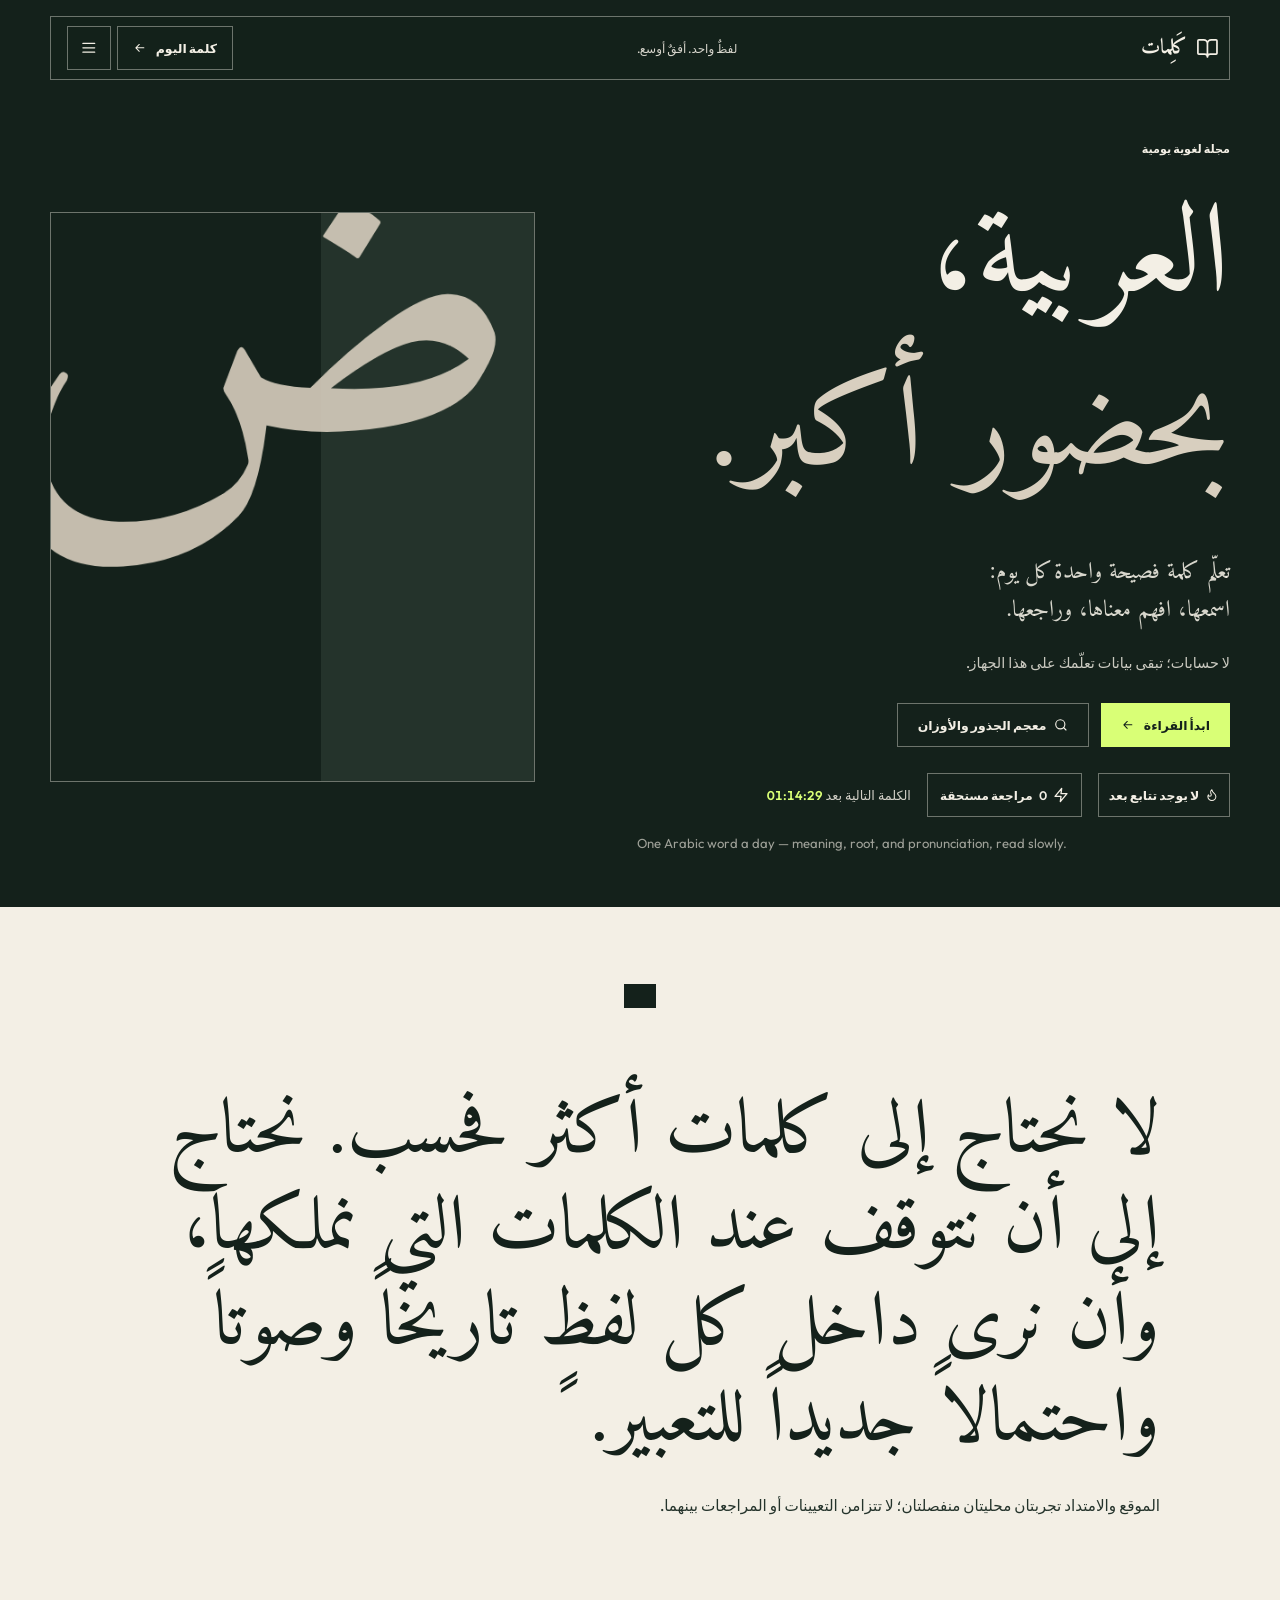
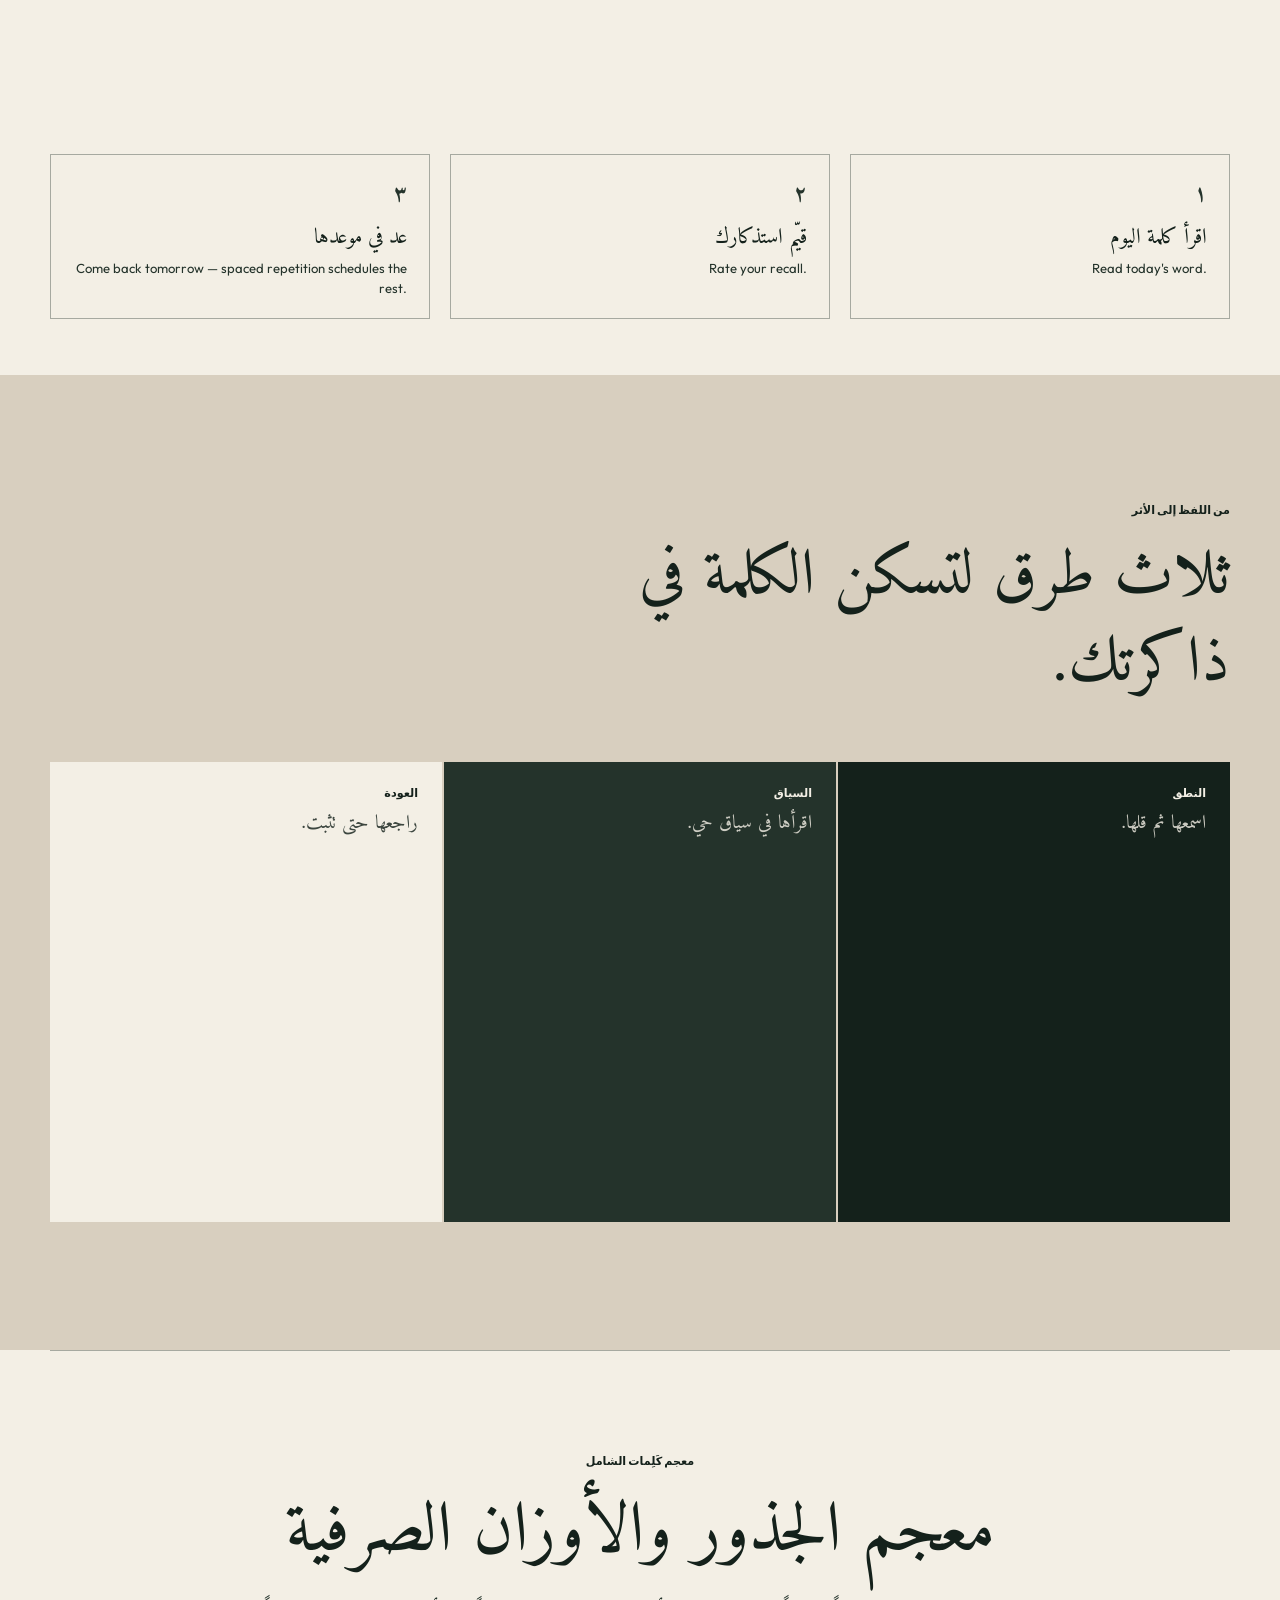
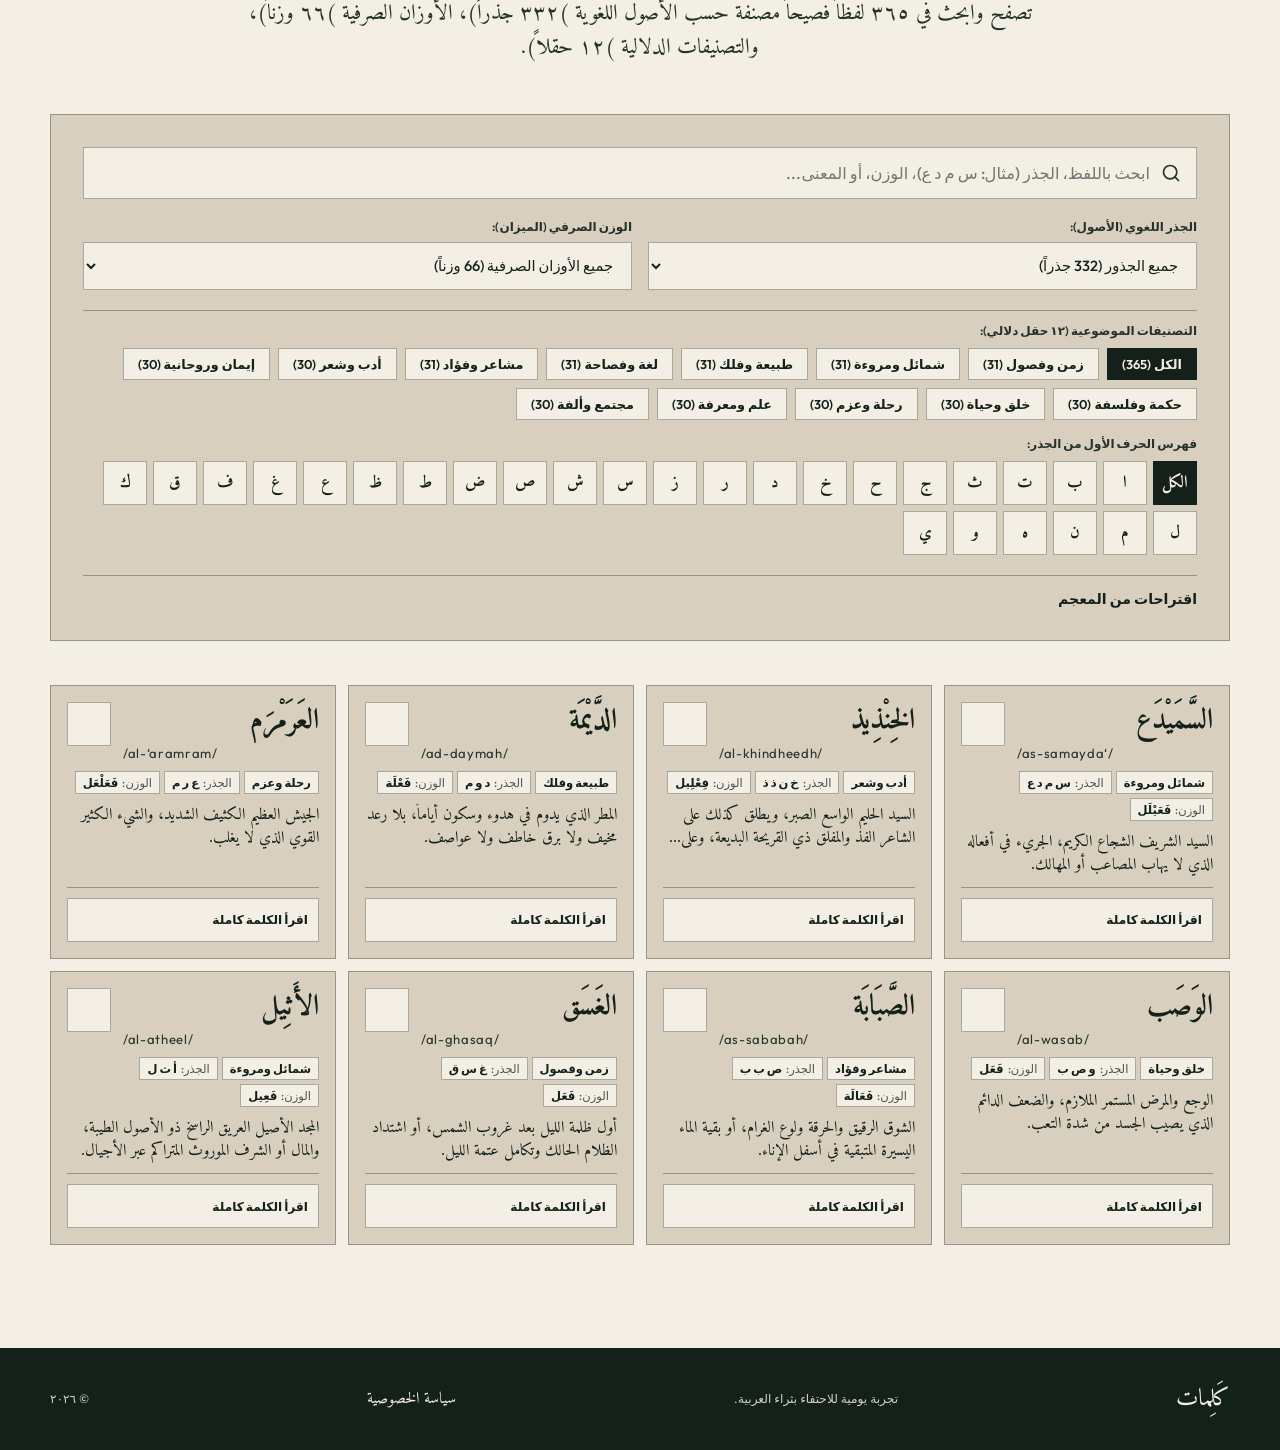
<file: index.html>
<!DOCTYPE html>
<html lang="ar" dir="rtl">
<head>
    <meta charset="UTF-8">
    <meta name="viewport" content="width=device-width, initial-scale=1">
    <meta name="description" content="كَلِمات — تجربة يومية للاحتفاء بثراء اللغة العربية.">
    <meta name="theme-color" content="#14211b">
    <meta property="og:title" content="كَلِمات | كلمة عربية واحدة كل يوم">
    <meta property="og:description" content="معنى، ضبط، جذر، ونطق — كلمة عربية واحدة كل يوم، تُقرأ على مهل.">
    <meta property="og:type" content="website">
    <meta property="og:url" content="https://assem130.github.io/arabic-word-of-the-day/">
    <meta property="og:image" content="https://assem130.github.io/arabic-word-of-the-day/assets/icons/icon-512.png">
    <meta name="twitter:card" content="summary">
    <title>كَلِمات | العربية كما لم تتأملها من قبل</title>
    <meta http-equiv="Content-Security-Policy" content="default-src 'self'; script-src 'self'; style-src 'self' 'unsafe-inline'; font-src 'self'; img-src 'self' data:; media-src 'self'; connect-src 'self'; object-src 'none'; base-uri 'self'; form-action 'none'; worker-src 'self'; manifest-src 'self'">
    <link rel="manifest" href="manifest.webmanifest">

    <link rel="preload" href="assets/fonts/Amiri-Regular.woff2" as="font" type="font/woff2" crossorigin>
    <link rel="preload" href="assets/fonts/Amiri-Bold.woff2" as="font" type="font/woff2" crossorigin>
    <link rel="preload" href="assets/fonts/Outfit-Regular.woff2" as="font" type="font/woff2" crossorigin>
    <link rel="stylesheet" href="style.css">
    <script src="words.js" charset="utf-8" defer></script>
    <script src="extension/shared/review-policy.js" defer></script>
    <script src="extension/shared/speech.js" defer></script>
    <script src="app-core.js" charset="utf-8" defer></script>
    <script src="web-ui.js" defer></script>
    <script src="revamp.js" defer></script>
</head>
<body>
    <a class="skip-link" href="#main-content">تخطَّ إلى المحتوى</a>
    <svg class="svg-sprite" aria-hidden="true">
        <defs>
            <symbol id="i-book-open" viewBox="0 0 24 24"><path d="M12 7v14M3 18a1 1 0 0 1-1-1V4a1 1 0 0 1 1-1h5a4 4 0 0 1 4 4 4 4 0 0 1 4-4h5a1 1 0 0 1 1 1v13a1 1 0 0 1-1 1h-6a3 3 0 0 0-3 3 3 3 0 0 0-3-3z"/></symbol>
            <symbol id="i-arrow" viewBox="0 0 24 24"><path d="M19 12H5M11 6l-6 6 6 6"/></symbol>
            <symbol id="i-volume-high" viewBox="0 0 24 24"><path d="M11 5 6 9H2v6h4l5 4zM15.5 8.5a5 5 0 0 1 0 7M19 5a9 9 0 0 1 0 14"/></symbol>
            <symbol id="i-waveform" viewBox="0 0 24 24"><path d="M2 12h2M6 9v6M10 5v14M14 8v8M18 10v4M22 12h0"/></symbol>
            <symbol id="i-xmark" viewBox="0 0 24 24"><path d="M18 6 6 18M6 6l12 12"/></symbol>
            <symbol id="i-sparkles" viewBox="0 0 24 24"><path d="m12 3-1.9 5.8a2 2 0 0 1-1.3 1.3L3 12l5.8 1.9a2 2 0 0 1 1.3 1.3L12 21l1.9-5.8a2 2 0 0 1 1.3-1.3L21 12l-5.8-1.9a2 2 0 0 1-1.3-1.3z" fill="none" stroke="currentColor" stroke-width="2" stroke-linecap="round" stroke-linejoin="round"/></symbol>
            <symbol id="i-search" viewBox="0 0 24 24"><circle cx="11" cy="11" r="8" fill="none" stroke="currentColor" stroke-width="2"/><line x1="21" y1="21" x2="16.65" y2="16.65" stroke="currentColor" stroke-width="2" stroke-linecap="round"/></symbol>
            <symbol id="i-bars" viewBox="0 0 24 24"><path d="M4 6h16M4 12h16M4 18h16"/></symbol>
<symbol id="i-flame" viewBox="0 0 24 24"><path d="M8.5 14.5A2.5 2.5 0 0 0 11 12c0-1.38-.5-2-1-3-1.072-2.143-.224-4.054 2-6 .5 2.5 2 4.9 4 6.5 2 1.6 3 3.5 3 5.5a7 7 0 1 1-14 0c0-1.153.433-2.294 1-3a2.5 2.5 0 0 0 2.5 2.5z"/></symbol>
<symbol id="i-bolt" viewBox="0 0 24 24"><path d="M13 2 3 14h9l-1 8 10-12h-9l1-8z"/></symbol>
        </defs>
    </svg>

    <main class="page-shell" id="main-content" tabindex="-1">
        <header class="nav-wrap">
            <nav class="nav" aria-label="التنقل الرئيسي">
                <a class="brand" href="#top" aria-label="كلمات، الصفحة الرئيسية">
                    <svg class="icon"><use href="#i-book-open"/></svg>
                    <span>كَلِمات</span>
                </a>
                <p class="nav-note">لفظٌ واحد. أفقٌ أوسع.</p>
                <div class="nav-actions">
                    <a class="nav-word-link" href="word.html">كلمة اليوم <svg class="icon"><use href="#i-arrow"/></svg></a>
                    <button id="btn-toggle-menu" class="icon-button" type="button" title="خيارات الصفحة" aria-label="فتح خيارات الصفحة" aria-expanded="false" aria-controls="app-menu-dropdown">
                        <svg class="icon"><use href="#i-bars"/></svg>
                    </button>
                </div>
            </nav>
            <div class="app-menu-dropdown home-menu-dropdown" id="app-menu-dropdown" role="region" aria-label="خيارات الصفحة" hidden>
                <a class="nav-explorer-link" href="#lexicon-explorer" title="معجم الجذور والأوزان"><svg class="icon"><use href="#i-search"/></svg> <span>معجم الجذور</span></a>
                <button id="due-review-badge" class="due-review-badge" type="button" title="المراجعات المستحقة اليوم (Q)" aria-label="المراجعات المستحقة اليوم: 0 كلمات">
                    <svg class="due-icon badge-icon" aria-hidden="true"><use href="#i-bolt"/></svg>
                    <span class="due-count" id="due-count">0</span>
                    <span class="due-label">مراجعة</span>
                </button>
                <div id="streak-badge" class="streak-badge" title="تتابع القراءة اليومي" aria-label="تتابع القراءة اليومي"><svg class="icon" aria-hidden="true"><use href="#i-flame"/></svg> لا يوجد تتابع بعد</div>
                <label class="home-menu-theme" for="theme-select">
                    <span>المظهر</span>
                    <select id="theme-select" class="theme-select" aria-label="اختر المظهر">
                        <option value="paper">كلاسيكي ورقي</option>
                        <option value="emerald">أندلسي زمردي</option>
                        <option value="midnight">واحة الليل</option>
                    </select>
                </label>
            </div>
        </header>

        <section class="hero" id="top">
            <div class="hero-copy">
                <p class="eyebrow">مجلة لغوية يومية</p>
                <h1>العربية،<br><span>بحضور أكبر.</span></h1>
                <p class="hero-lede">تعلّم كلمة فصيحة واحدة كل يوم: اسمعها، افهم معناها، وراجعها.</p>
                <p class="local-data-note">لا حسابات؛ تبقى بيانات تعلّمك على هذا الجهاز.</p>
                <div class="hero-cta-group">
                    <a class="primary-button" href="word.html">ابدأ القراءة <svg class="icon"><use href="#i-arrow"/></svg></a>
                    <a class="secondary-button" href="#lexicon-explorer"><svg class="icon"><use href="#i-search"/></svg> <span>معجم الجذور والأوزان</span></a>
                </div>
                <div class="hero-loop" role="group" aria-label="حلقة القراءة اليومية">
                    <div id="hero-streak-badge" class="streak-badge" title="تتابع القراءة اليومي" aria-label="تتابع القراءة اليومي"><svg class="icon" aria-hidden="true"><use href="#i-flame"/></svg> لا يوجد تتابع بعد</div>
                    <button id="hero-due-badge" class="due-review-badge" type="button" title="المراجعات المستحقة اليوم" aria-label="المراجعات المستحقة اليوم: 0 كلمات">
                        <svg class="due-icon badge-icon" aria-hidden="true"><use href="#i-bolt"/></svg>
                        <span class="due-count" id="hero-due-count">0</span>
                        <span class="due-label">مراجعة مستحقة</span>
                    </button>
                    <p class="next-word">الكلمة التالية بعد <b id="hero-countdown">--:--:--</b></p>
                </div>
                <p class="hero-tagline-en" dir="ltr" lang="en">One Arabic word a day — meaning, root, and pronunciation, read slowly.</p>
            </div>
            <div class="hero-art" aria-hidden="true"><div class="hero-glyph">ض</div></div>
        </section>

        <section class="manifesto">
            <p class="manifesto-text">لا نحتاج إلى كلمات أكثر فحسب. نحتاج إلى أن نتوقف عند الكلمات التي نملكها، وأن نرى داخل كل لفظٍ تاريخاً وصوتاً واحتمالاً جديداً للتعبير.</p>
            <p class="channel-boundary">الموقع والامتداد تجربتان محليتان منفصلتان؛ لا تتزامن التعيينات أو المراجعات بينهما.</p>
        </section>

        <section class="how-it-works" aria-label="كيف تعمل كلمات">
            <ol class="how-steps">
                <li>
                    <span class="how-step-num" aria-hidden="true">١</span>
                    <h3>اقرأ كلمة اليوم</h3>
                    <p lang="en" dir="ltr">Read today's word.</p>
                </li>
                <li>
                    <span class="how-step-num" aria-hidden="true">٢</span>
                    <h3>قيّم استذكارك</h3>
                    <p lang="en" dir="ltr">Rate your recall.</p>
                </li>
                <li>
                    <span class="how-step-num" aria-hidden="true">٣</span>
                    <h3>عد في موعدها</h3>
                    <p lang="en" dir="ltr">Come back tomorrow — spaced repetition schedules the rest.</p>
                </li>
            </ol>
        </section>

        <section class="accordion-section">
            <div class="accordion-heading">
                <p>من اللفظ إلى الأثر</p>
                <h2>ثلاث طرق لتسكن الكلمة في ذاكرتك.</h2>
            </div>
            <div class="horizontal-accordion">
                <details><summary><span>النطق</span><small class="accordion-teaser">اسمعها ثم قلها.</small></summary><div><h3>قلها</h3><p>ردد الكلمة بصوت مسموع حتى يصبح وزنها مألوفاً.</p></div></details>
                <details><summary><span>السياق</span><small class="accordion-teaser">اقرأها في سياق حي.</small></summary><div><h3>السياق</h3><p>اقرأها في سياق حي.</p></div></details>
                <details><summary><span>العودة</span><small class="accordion-teaser">راجعها حتى تثبت.</small></summary><div><h3>راجعها</h3><p>عد إلى مخزونك اللغوي، ودع الكلمات القديمة تلتقي بالجديدة.</p></div></details>
            </div>
        </section>

        <section class="lexicon-explorer-section" id="lexicon-explorer" aria-label="معجم الجذور والأوزان">
            <div class="lexicon-header">
                <p class="eyebrow">معجم كَلِمات الشامل</p>
                <h2>معجم الجذور والأوزان الصرفية</h2>
                <p class="lexicon-lede">تصفح وابحث في ٣٦٥ لفظاً فصيحاً مصنفة حسب الأصول اللغوية (٣٣٢ جذراً)، الأوزان الصرفية (٦٦ وزناً)، والتصنيفات الدلالية (١٢ حقلاً).</p>
            </div>

            <div class="lexicon-toolbar">
                <div class="lexicon-search-bar">
                    <div class="lexicon-search-wrap">
                        <svg class="icon search-icon" aria-hidden="true"><use href="#i-search"/></svg>
                        <input type="search" id="input-lexicon-search" class="lexicon-search-input" placeholder="ابحث باللفظ، الجذر (مثال: س م د ع)، الوزن، أو المعنى..." aria-label="البحث في المعجم">
                    </div>
                    <button type="button" id="btn-clear-lexicon-filters" class="lexicon-clear-btn" title="مسح جميع الفلاتر" hidden>
                        <svg class="icon"><use href="#i-xmark"/></svg>
                        <span>مسح الفلاتر</span>
                    </button>
                </div>

                <div class="lexicon-filters-grid">
                    <div class="lexicon-filter-group">
                        <label for="select-lexicon-root" class="lexicon-filter-label">الجذر اللغوي (الأصول):</label>
                        <select id="select-lexicon-root" class="lexicon-select" aria-label="تصفية حسب الجذر اللغوي">
                            <option value="">جميع الجذور (٣٣٢ جذراً)</option>
                        </select>
                    </div>

                    <div class="lexicon-filter-group">
                        <label for="select-lexicon-weight" class="lexicon-filter-label">الوزن الصرفي (الميزان):</label>
                        <select id="select-lexicon-weight" class="lexicon-select" aria-label="تصفية حسب الوزن الصرفي">
                            <option value="">جميع الأوزان الصرفية (٦٦ وزناً)</option>
                        </select>
                    </div>
                </div>

                <div class="lexicon-subfilters">
                    <div class="lexicon-category-wrapper">
                        <span class="lexicon-subfilter-title">التصنيفات الموضوعية (١٢ حقل دلالي):</span>
                        <div class="lexicon-category-chips" id="lexicon-category-chips" role="group" aria-label="التصنيفات الموضوعية">
                            <!-- Category chips rendered dynamically -->
                        </div>
                    </div>

                    <div class="lexicon-letter-wrapper">
                        <span class="lexicon-subfilter-title">فهرس الحرف الأول من الجذر:</span>
                        <div class="lexicon-letter-bar" id="lexicon-letter-bar" role="group" aria-label="فهرس الحروف">
                            <!-- Letter buttons rendered dynamically -->
                        </div>
                    </div>
                </div>

                <div class="lexicon-results-bar">
                    <span id="lexicon-results-count" class="lexicon-results-count" role="status" aria-live="polite">ابدأ بالبحث أو اختر فلترًا لعرض النتائج</span>
                </div>
            </div>

            <div id="lexicon-grid" class="lexicon-grid" role="region" aria-label="قائمة مفردات المعجم">
                <!-- Cards rendered dynamically -->
            </div>

            <div id="lexicon-empty-state" class="lexicon-empty-state" hidden>
                <p>لم نجد ألفاظاً مطابقة لمعايير البحث الحالية.</p>
                <button type="button" id="btn-reset-lexicon-empty" class="primary-button">إعادة ضبط الفلاتر</button>
            </div>
        </section>

        <footer class="footer">
            <span>كَلِمات</span>
            <p>تجربة يومية للاحتفاء بثراء العربية.</p>
            <a href="https://assem130.github.io/arabic-word-of-the-day/privacy.html">سياسة الخصوصية</a>
            <small>© ٢٠٢٦</small>
        </footer>
    </main>

    <dialog class="practice-dialog" id="practice-dialog" role="dialog" aria-modal="true" aria-labelledby="practice-title">
        <header>
            <div><p>تثبيت الذاكرة</p><h2 id="practice-title">مراجعة التكرار المتباعد</h2></div>
            <button class="icon-button" id="btn-close-practice" type="button" aria-label="إغلاق المراجعة">
                <svg class="icon"><use href="#i-xmark"/></svg>
            </button>
        </header>
        <div class="practice-body" id="practice-body">
            <!-- Rendered by app.js / revamp.js -->
        </div>
    </dialog>

    <div id="audio-announcer" class="sr-only" role="status" aria-live="polite" aria-atomic="true"></div>
    <div class="toast" id="toast" role="status" aria-live="polite"></div>
</body>
</html>
</file>
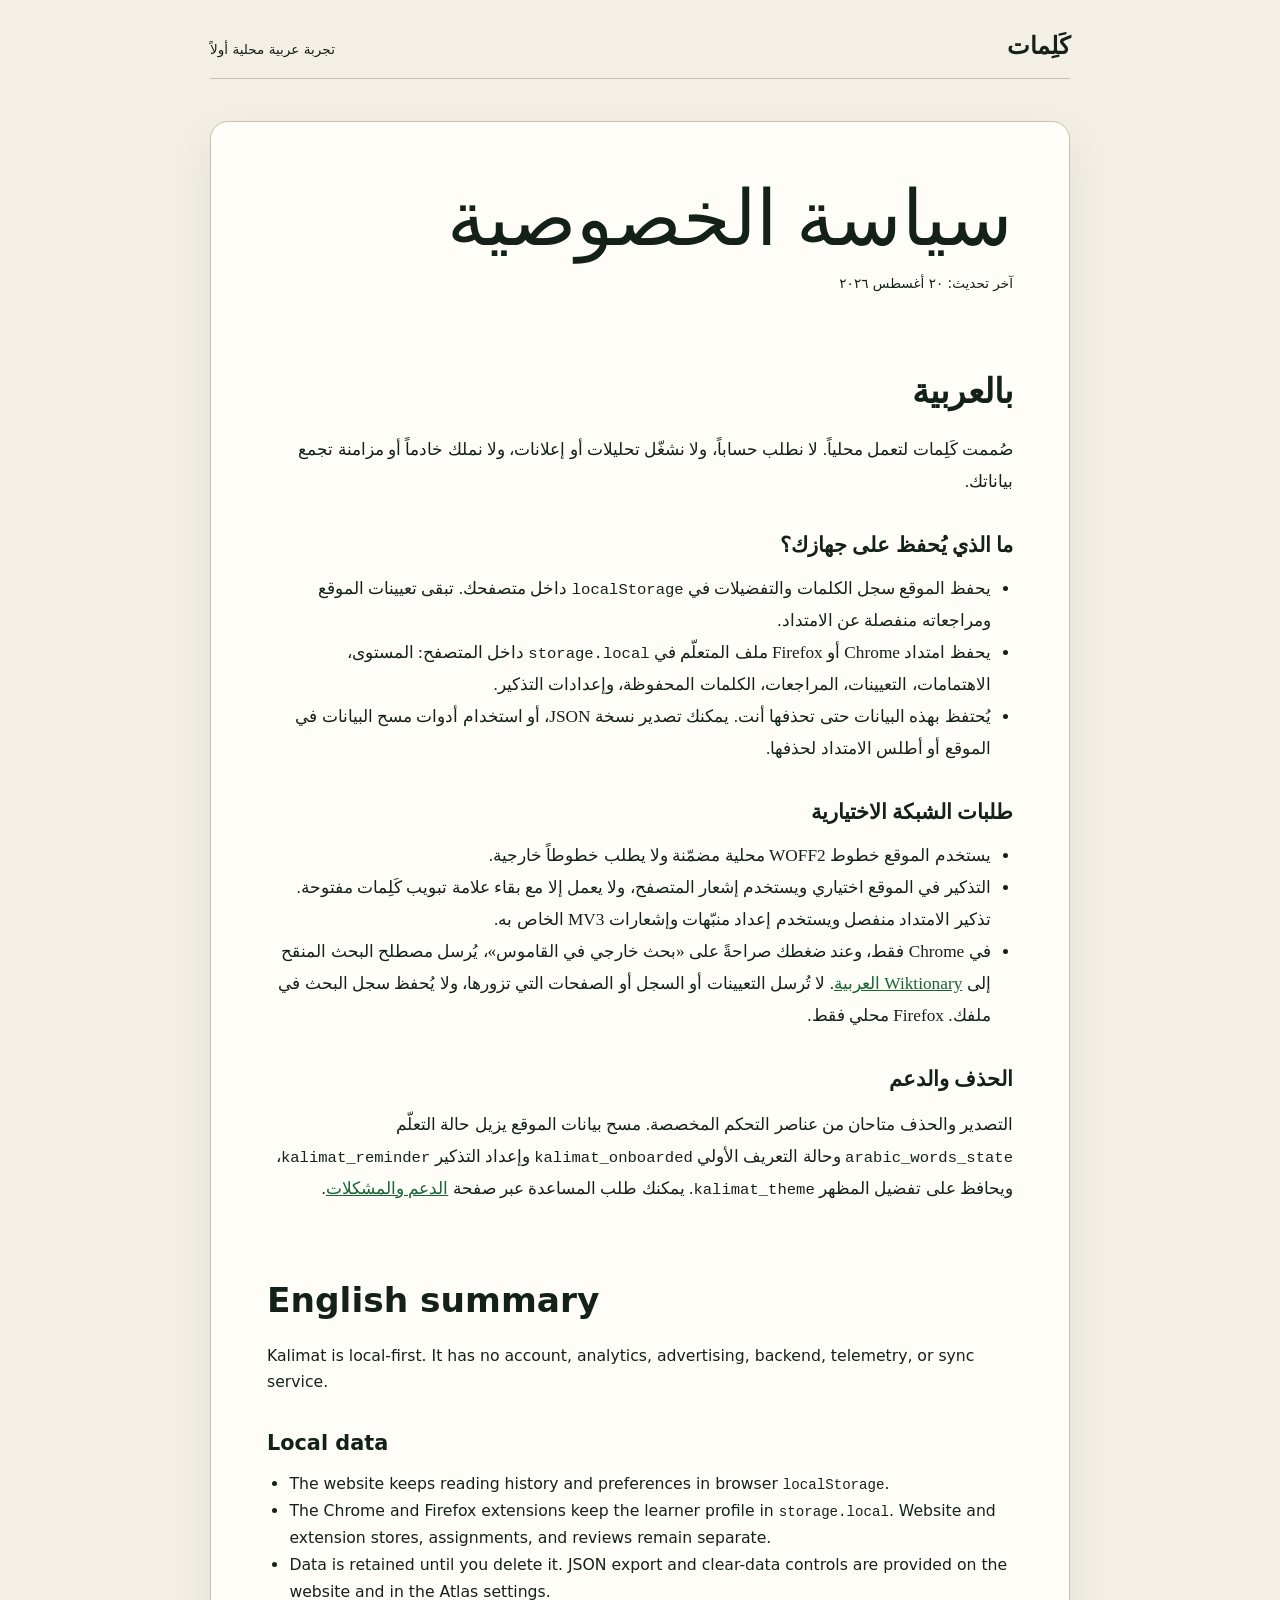
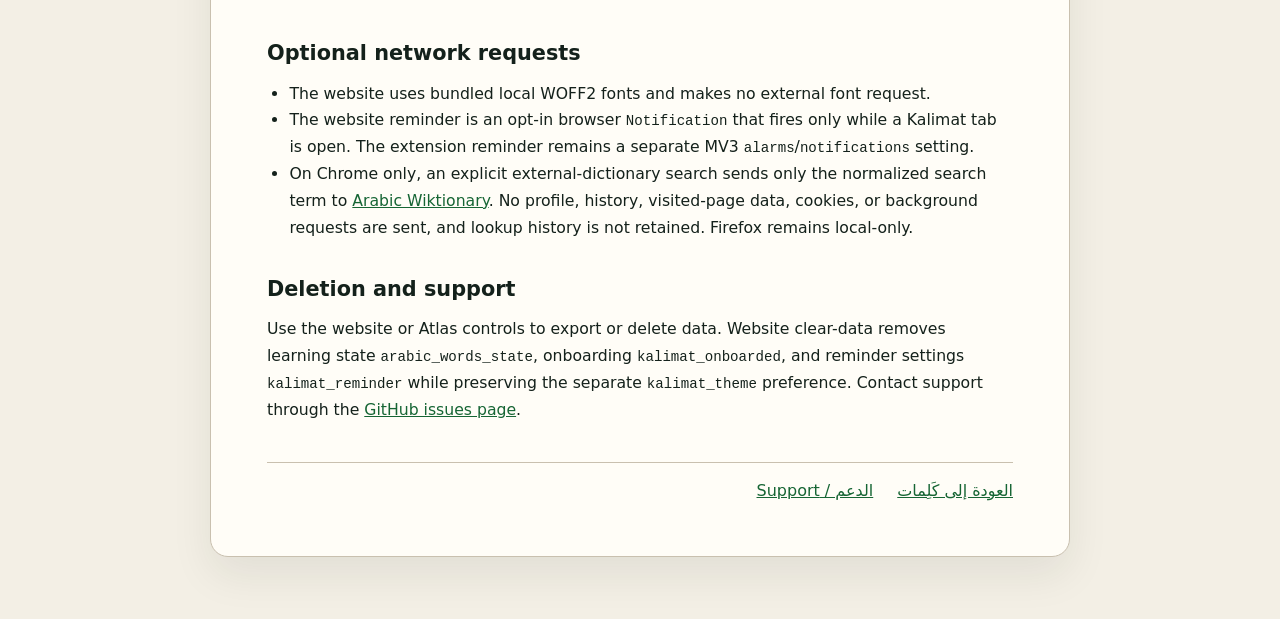
<file: privacy.html>
<!doctype html>
<html lang="ar" dir="rtl">
<head>
  <meta charset="utf-8">
  <meta name="viewport" content="width=device-width, initial-scale=1">
  <meta name="description" content="سياسة خصوصية كَلِمات: بيانات تعلّم محلية بلا حسابات أو تحليلات.">
  <title>كَلِمات | سياسة الخصوصية</title>
  <style>
    :root { color-scheme: light; --ink: #14211b; --paper: #f3efe5; --panel: #fffdf7; --line: #c9c0af; --accent: #166534; }
    * { box-sizing: border-box; }
    body { margin: 0; min-height: 100vh; background: var(--paper); color: var(--ink); font-family: "Amiri", "Traditional Arabic", Georgia, serif; }
    .policy { width: min(860px, calc(100% - 32px)); margin: 0 auto; padding: 32px 0 64px; }
    .masthead { display: flex; align-items: baseline; justify-content: space-between; gap: 24px; border-bottom: 1px solid var(--line); padding-bottom: 16px; }
    .brand { color: inherit; font-size: 1.5rem; font-weight: 700; text-decoration: none; }
    .masthead p, .updated { margin: 0; font-family: system-ui, sans-serif; font-size: .85rem; }
    article { margin-top: 42px; background: var(--panel); border: 1px solid var(--line); border-radius: 18px; padding: clamp(24px, 5vw, 56px); box-shadow: 0 18px 42px rgb(20 33 27 / 8%); }
    h1 { margin: 0 0 8px; font-size: clamp(2.5rem, 7vw, 4.8rem); font-weight: 400; line-height: 1.1; }
    h2 { margin: 2.2em 0 .65em; font-size: clamp(1.45rem, 4vw, 2.15rem); }
    h3 { margin: 1.7em 0 .45em; font-size: 1.3rem; }
    p, li { font-size: 1.08rem; line-height: 1.85; }
    ul { padding-inline-start: 1.4em; }
    a { color: var(--accent); }
    .english { direction: ltr; text-align: left; font-family: system-ui, sans-serif; }
    .english p, .english li { font-size: .98rem; line-height: 1.7; }
    .links { display: flex; flex-wrap: wrap; gap: 16px 24px; margin-top: 38px; padding-top: 18px; border-top: 1px solid var(--line); font-family: system-ui, sans-serif; }
    code { direction: ltr; unicode-bidi: embed; font-family: ui-monospace, SFMono-Regular, Consolas, monospace; font-size: .9em; }
    @media (max-width: 560px) { .masthead { display: block; } .masthead p { margin-top: 8px; } article { padding: 22px 18px; } }
  </style>
</head>
<body>
  <main class="policy">
    <header class="masthead">
      <a class="brand" href="https://assem130.github.io/arabic-word-of-the-day/">كَلِمات</a>
      <p>تجربة عربية محلية أولاً</p>
    </header>
    <article>
      <h1>سياسة الخصوصية</h1>
      <p class="updated">آخر تحديث: ٢٠ أغسطس ٢٠٢٦</p>

      <h2>بالعربية</h2>
      <p>صُممت كَلِمات لتعمل محلياً. لا نطلب حساباً، ولا نشغّل تحليلات أو إعلانات، ولا نملك خادماً أو مزامنة تجمع بياناتك.</p>

      <h3>ما الذي يُحفظ على جهازك؟</h3>
      <ul>
        <li>يحفظ الموقع سجل الكلمات والتفضيلات في <code>localStorage</code> داخل متصفحك. تبقى تعيينات الموقع ومراجعاته منفصلة عن الامتداد.</li>
        <li>يحفظ امتداد Chrome أو Firefox ملف المتعلّم في <code>storage.local</code> داخل المتصفح: المستوى، الاهتمامات، التعيينات، المراجعات، الكلمات المحفوظة، وإعدادات التذكير.</li>
        <li>يُحتفظ بهذه البيانات حتى تحذفها أنت. يمكنك تصدير نسخة JSON، أو استخدام أدوات مسح البيانات في الموقع أو أطلس الامتداد لحذفها.</li>
      </ul>

      <h3>طلبات الشبكة الاختيارية</h3>
      <ul>
        <li>يستخدم الموقع خطوط WOFF2 محلية مضمّنة ولا يطلب خطوطاً خارجية.</li>
        <li>التذكير في الموقع اختياري ويستخدم إشعار المتصفح، ولا يعمل إلا مع بقاء علامة تبويب كَلِمات مفتوحة. تذكير الامتداد منفصل ويستخدم إعداد منبّهات وإشعارات MV3 الخاص به.</li>
        <li>في Chrome فقط، وعند ضغطك صراحةً على «بحث خارجي في القاموس»، يُرسل مصطلح البحث المنقح إلى <a href="https://ar.wiktionary.org/">Wiktionary العربية</a>. لا تُرسل التعيينات أو السجل أو الصفحات التي تزورها، ولا يُحفظ سجل البحث في ملفك. Firefox محلي فقط.</li>
      </ul>

      <h3>الحذف والدعم</h3>
      <p>التصدير والحذف متاحان من عناصر التحكم المخصصة. مسح بيانات الموقع يزيل حالة التعلّم <code>arabic_words_state</code> وحالة التعريف الأولي <code>kalimat_onboarded</code> وإعداد التذكير <code>kalimat_reminder</code>، ويحافظ على تفضيل المظهر <code>kalimat_theme</code>. يمكنك طلب المساعدة عبر صفحة <a href="https://github.com/Assem130/arabic-word-of-the-day/issues">الدعم والمشكلات</a>.</p>

      <section class="english" lang="en" dir="ltr">
        <h2>English summary</h2>
        <p>Kalimat is local-first. It has no account, analytics, advertising, backend, telemetry, or sync service.</p>
        <h3>Local data</h3>
        <ul>
          <li>The website keeps reading history and preferences in browser <code>localStorage</code>.</li>
          <li>The Chrome and Firefox extensions keep the learner profile in <code>storage.local</code>. Website and extension stores, assignments, and reviews remain separate.</li>
          <li>Data is retained until you delete it. JSON export and clear-data controls are provided on the website and in the Atlas settings.</li>
        </ul>
        <h3>Optional network requests</h3>
        <ul>
          <li>The website uses bundled local WOFF2 fonts and makes no external font request.</li>
          <li>The website reminder is an opt-in browser <code>Notification</code> that fires only while a Kalimat tab is open. The extension reminder remains a separate MV3 <code>alarms</code>/<code>notifications</code> setting.</li>
          <li>On Chrome only, an explicit external-dictionary search sends only the normalized search term to <a href="https://ar.wiktionary.org/">Arabic Wiktionary</a>. No profile, history, visited-page data, cookies, or background requests are sent, and lookup history is not retained. Firefox remains local-only.</li>
        </ul>
        <h3>Deletion and support</h3>
        <p>Use the website or Atlas controls to export or delete data. Website clear-data removes learning state <code>arabic_words_state</code>, onboarding <code>kalimat_onboarded</code>, and reminder settings <code>kalimat_reminder</code> while preserving the separate <code>kalimat_theme</code> preference. Contact support through the <a href="https://github.com/Assem130/arabic-word-of-the-day/issues">GitHub issues page</a>.</p>
      </section>

      <nav class="links" aria-label="روابط السياسة">
        <a href="https://assem130.github.io/arabic-word-of-the-day/">العودة إلى كَلِمات</a>
        <a href="https://github.com/Assem130/arabic-word-of-the-day/issues">الدعم / Support</a>
      </nav>
    </article>
  </main>
</body>
</html>
</file>
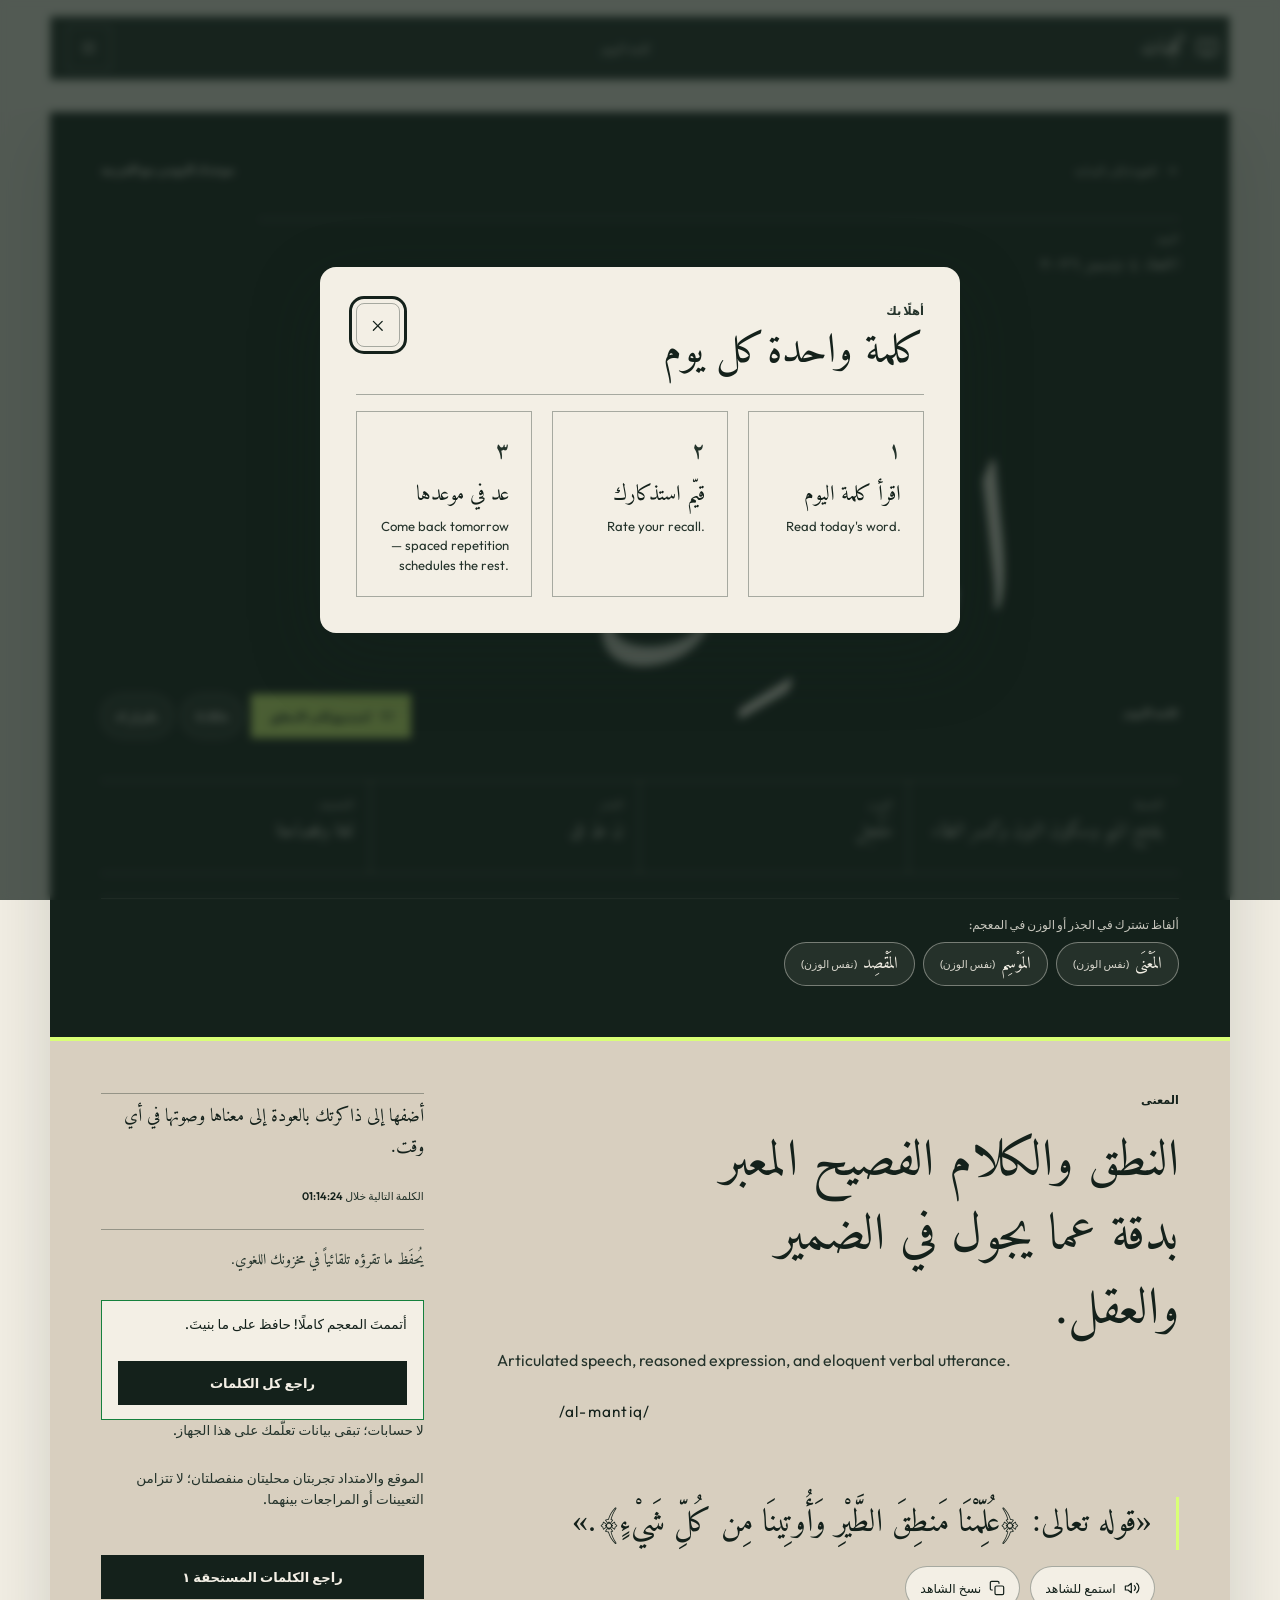
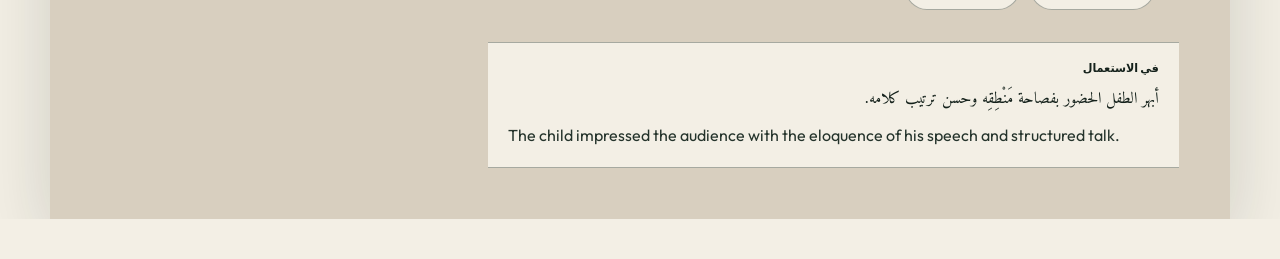
<file: word.html>
<!DOCTYPE html>
<html lang="ar" dir="rtl">
<head>
    <meta charset="UTF-8">
    <meta name="viewport" content="width=device-width, initial-scale=1">
    <meta name="description" content="كلمة اليوم من كَلِمات: معناها، نطقها، جذرها، وسياقها.">
    <meta property="og:title" content="كَلِمات | كلمة اليوم">
    <meta property="og:description" content="كلمة اليوم من كَلِمات: معناها، نطقها، جذرها، وسياقها.">
    <meta property="og:type" content="website">
    <meta property="og:url" content="https://assem130.github.io/arabic-word-of-the-day/word.html">
    <meta property="og:image" content="https://assem130.github.io/arabic-word-of-the-day/assets/icons/icon-512.png">
    <meta name="twitter:card" content="summary">
    <title>كَلِمات | كلمة اليوم</title>
    <meta http-equiv="Content-Security-Policy" content="default-src 'self'; script-src 'self'; style-src 'self' 'unsafe-inline'; font-src 'self'; img-src 'self' data:; media-src 'self'; connect-src 'self'; object-src 'none'; base-uri 'self'; form-action 'none'; worker-src 'self'; manifest-src 'self'">
    <link rel="manifest" href="manifest.webmanifest">
    <link rel="preload" href="assets/fonts/Amiri-Regular.woff2" as="font" type="font/woff2" crossorigin>
    <link rel="preload" href="assets/fonts/Amiri-Bold.woff2" as="font" type="font/woff2" crossorigin>
    <link rel="preload" href="assets/fonts/Outfit-Regular.woff2" as="font" type="font/woff2" crossorigin>
    <link rel="stylesheet" href="style.css">
    <script src="words.js" charset="utf-8" defer></script>
    <script src="extension/shared/review-policy.js" defer></script>
    <script src="extension/shared/speech.js" defer></script>
    <script src="app-core.js" charset="utf-8" defer></script>
    <script src="web-ui.js" defer></script>
    <script src="app.js" charset="utf-8" defer></script>
</head>
<body class="word-page">
    <a class="skip-link" href="#main-content">تخطَّ إلى المحتوى</a>
    <svg class="svg-sprite" aria-hidden="true">
        <defs>
            <symbol id="i-book-open" viewBox="0 0 24 24"><path d="M12 7v14M3 18a1 1 0 0 1-1-1V4a1 1 0 0 1 1-1h5a4 4 0 0 1 4 4 4 4 0 0 1 4-4h5a1 1 0 0 1 1 1v13a1 1 0 0 1-1 1h-6a3 3 0 0 0-3 3 3 3 0 0 0-3-3z"/></symbol>
            <symbol id="i-calendar" viewBox="0 0 24 24"><rect x="3" y="4" width="18" height="18" rx="2"/><path d="M16 2v4M8 2v4M3 10h18"/></symbol>
            <symbol id="i-bars" viewBox="0 0 24 24"><path d="M4 6h16M4 12h16M4 18h16"/></symbol>
<symbol id="i-flame" viewBox="0 0 24 24"><path d="M8.5 14.5A2.5 2.5 0 0 0 11 12c0-1.38-.5-2-1-3-1.072-2.143-.224-4.054 2-6 .5 2.5 2 4.9 4 6.5 2 1.6 3 3.5 3 5.5a7 7 0 1 1-14 0c0-1.153.433-2.294 1-3a2.5 2.5 0 0 0 2.5 2.5z"/></symbol>
<symbol id="i-bolt" viewBox="0 0 24 24"><path d="M13 2 3 14h9l-1 8 10-12h-9l1-8z"/></symbol>
            <symbol id="i-volume-high" viewBox="0 0 24 24"><path d="M11 5 6 9H2v6h4l5 4zM15.5 8.5a5 5 0 0 1 0 7M19 5a9 9 0 0 1 0 14"/></symbol>
            <symbol id="i-waveform" viewBox="0 0 24 24"><path d="M2 12h2M6 9v6M10 5v14M14 8v8M18 10v4M22 12h0"/></symbol>
            <symbol id="i-xmark" viewBox="0 0 24 24"><path d="M18 6 6 18M6 6l12 12"/></symbol>
            <symbol id="i-share" viewBox="0 0 24 24"><circle cx="18" cy="5" r="3"/><circle cx="6" cy="12" r="3"/><circle cx="18" cy="19" r="3"/><path d="m8.6 13.5 6.8 4M15.4 6.5l-6.8 4"/></symbol>
            <symbol id="i-copy" viewBox="0 0 24 24"><rect x="9" y="9" width="13" height="13" rx="2"/><path d="M5 15H4a2 2 0 0 1-2-2V4a2 2 0 0 1 2-2h9a2 2 0 0 1 2 2v1"/></symbol>
            <symbol id="i-arrow" viewBox="0 0 24 24"><path d="M19 12H5M11 6l-6 6 6 6"/></symbol>
            <symbol id="i-star" viewBox="0 0 24 24"><polygon points="12 2 15.09 8.26 22 9.27 17 14.14 18.18 21.02 12 17.77 5.82 21.02 7 14.14 2 9.27 8.91 8.26 12 2" fill="none" stroke="currentColor" stroke-width="2" stroke-linecap="round" stroke-linejoin="round"/></symbol>
            <symbol id="i-star-filled" viewBox="0 0 24 24"><polygon points="12 2 15.09 8.26 22 9.27 17 14.14 18.18 21.02 12 17.77 5.82 21.02 7 14.14 2 9.27 8.91 8.26 12 2" fill="currentColor" stroke="currentColor" stroke-width="2" stroke-linecap="round" stroke-linejoin="round"/></symbol>
            <symbol id="i-sparkles" viewBox="0 0 24 24"><path d="m12 3-1.9 5.8a2 2 0 0 1-1.3 1.3L3 12l5.8 1.9a2 2 0 0 1 1.3 1.3L12 21l1.9-5.8a2 2 0 0 1 1.3-1.3L21 12l-5.8-1.9a2 2 0 0 1-1.3-1.3z" fill="none" stroke="currentColor" stroke-width="2" stroke-linecap="round" stroke-linejoin="round"/></symbol>
            <symbol id="i-keyboard" viewBox="0 0 24 24"><rect x="2" y="4" width="20" height="16" rx="2" fill="none" stroke="currentColor" stroke-width="2"/><path d="M6 8h.01M10 8h.01M14 8h.01M18 8h.01M6 12h.01M10 12h.01M14 12h.01M18 12h.01M8 16h8" stroke="currentColor" stroke-width="2" stroke-linecap="round"/></symbol>
            <symbol id="i-search" viewBox="0 0 24 24"><circle cx="11" cy="11" r="8" fill="none" stroke="currentColor" stroke-width="2"/><line x1="21" y1="21" x2="16.65" y2="16.65" stroke="currentColor" stroke-width="2" stroke-linecap="round"/></symbol>
        </defs>
    </svg>

    <main class="page-shell" id="main-content" tabindex="-1">
        <header class="nav-wrap">
            <nav class="nav" aria-label="التنقل الرئيسي">
                <a class="brand" href="index.html" aria-label="كلمات، الصفحة الرئيسية">
                    <svg class="icon"><use href="#i-book-open"/></svg>
                    <span>كَلِمات</span>
                </a>
                <p class="nav-note">كلمة اليوم</p>
                <div class="nav-actions">
                    <button class="icon-button" id="btn-toggle-menu" type="button" title="القائمة" aria-label="فتح القائمة" aria-expanded="false" aria-controls="app-menu-dropdown">
                        <svg class="icon"><use href="#i-bars"/></svg>
                    </button>
                </div>
            </nav>
        </header>

        <section class="word-experience" aria-label="كلمة اليوم">
            <article class="word-identity" id="word-card">
                <div class="identity-masthead">
                    <a class="back-link" href="index.html"><svg class="icon"><use href="#i-arrow"/></svg> العودة إلى البداية</a>
                    <p class="eyebrow">موعدك اليومي مع العربية</p>
                    <div class="word-date"><span id="date-label">اليوم</span><strong id="date-display">...</strong></div>
                </div>
                <div class="identity-word">
                    <p class="card-kicker">كلمة اليوم</p>
                    <div class="word-headline-wrap">
                        <h1 class="main-word" id="main-word">...</h1>
                        <button class="favorite-button" id="btn-favorite" type="button" title="إضافة إلى المفضلة (F)" aria-label="إضافة إلى المفضلة" aria-pressed="false">
                            <svg class="icon"><use href="#i-star"/></svg>
                        </button>
                    </div>
                    <div class="audio-controls-group">
                        <button class="speak-button" id="btn-speak" type="button" title="استمع إلى النطق (Space)" aria-pressed="false" aria-busy="false" aria-label="استمع إلى نطق الكلمة">
                            <svg class="icon" aria-hidden="true"><use href="#i-volume-high"/></svg>
                            <span>استمع إلى النطق</span>
                        </button>
                        <button class="audio-option-btn" id="btn-audio-speed" type="button" title="تغيير سرعة النطق" aria-label="تغيير سرعة النطق">0.85x</button>
                        <button class="audio-option-btn" id="btn-audio-repeat" type="button" title="تكرار النطق للحفظ" aria-label="تكرار النطق للحفظ">تكرار x1</button>
                    </div>
                </div>
                <div class="linguistic-data" aria-label="بيانات لغوية">
                    <div><span>الضبط</span><strong id="word-vocalization">...</strong></div>
                    <div><span>الوزن</span><strong id="word-weight">...</strong></div>
                    <div><span>الجذر</span><strong id="word-root">...</strong></div>
                    <div><span>التصنيف</span><strong id="word-category">...</strong></div>
                </div>
                <div class="related-words-section" id="related-words-section" hidden>
                    <p class="related-label">ألفاظ تشترك في الجذر أو الوزن في المعجم:</p>
                    <div class="related-words-list" id="related-words-container"></div>
                </div>
            </article>

            <article class="word-reading">
                <div class="reading-grid">
                    <div>
                        <p class="reading-label">المعنى</p>
                        <div class="meaning-text" id="word-meaning">...</div>
                        <p class="meaning-english" id="word-meaning-en" dir="ltr" lang="en">...</p>
                        <p class="word-pronunciation" id="word-pronunciation" dir="ltr">...</p>
                        <div class="example-container">
                            <blockquote class="example-panel" id="word-example-text">...</blockquote>
                            <div class="example-actions">
                                <button class="example-action-btn" id="btn-speak-example" type="button" title="استمع إلى الشاهد الشعري" aria-pressed="false" aria-busy="false" aria-label="استمع إلى نطق الشاهد الأدبي">
                                    <svg class="icon" aria-hidden="true"><use href="#i-volume-high"/></svg>
                                    <span>استمع للشاهد</span>
                                </button>
                                <button class="example-action-btn" id="btn-copy-quote" type="button" title="نسخ الشاهد مع التوثيق" aria-label="نسخ الشاهد مع التوثيق">
                                    <svg class="icon"><use href="#i-copy"/></svg>
                                    <span>نسخ الشاهد</span>
                                </button>
                            </div>
                        </div>
                        <section class="usage-context" aria-labelledby="usage-context-title">
                            <p class="reading-label" id="usage-context-title">في الاستعمال</p>
                            <p id="word-context-text" lang="ar">...</p>
                            <p id="word-context-en" lang="en" dir="ltr" hidden>...</p>
                        </section>
                    </div>
                    <aside class="reading-sidebar">
                        <p>أضفها إلى ذاكرتك بالعودة إلى معناها وصوتها في أي وقت.</p>
                        <p class="next-word">الكلمة التالية خلال <b id="countdown-timer">--:--:--</b></p>
                        <p class="archive-notice">يُحفَظ ما تقرؤه تلقائياً في مخزونك اللغوي.</p>
                        <div id="completion-banner" class="completion-banner" role="status" hidden>
                            <span>أتممتَ المعجم كاملًا! حافظ على ما بنيتَ.</span>
                            <button type="button" id="btn-review-all" class="inline-review-button">راجع كل الكلمات</button>
                        </div>
                        <p class="local-data-note">لا حسابات؛ تبقى بيانات تعلّمك على هذا الجهاز.</p>
                        <p class="channel-boundary">الموقع والامتداد تجربتان محليتان منفصلتان؛ لا تتزامن التعيينات أو المراجعات بينهما.</p>
                        <p class="archive-preview-note" id="archive-preview-note" role="status" aria-live="polite" hidden>أنت تستعرض كلمة من مخزونك، وليست كلمة اليوم.</p>
                        <button class="return-today-button" id="btn-return-today" type="button" aria-label="العودة إلى كلمة اليوم" hidden>العودة إلى كلمة اليوم</button>
                        <button class="inline-review-button" id="btn-inline-review" type="button" aria-label="راجع الكلمات المستحقة" hidden>
                            راجع الكلمات المستحقة <span id="inline-review-count"></span>
                        </button>
                    </aside>
                </div>
                <div class="app-menu-dropdown word-menu-dropdown" id="app-menu-dropdown" hidden>
                    <a class="nav-explorer-link" href="index.html#lexicon-explorer" title="معجم الجذور والأوزان"><svg class="icon"><use href="#i-search"/></svg> <span>معجم الجذور</span></a>
                    <button class="menu-control-button" id="btn-toggle-history" type="button" title="المخزون اللغوي (H)" aria-label="فتح المخزون اللغوي">
                        <svg class="icon"><use href="#i-calendar"/></svg>
                        <span>المخزون اللغوي</span>
                        <span class="badge" id="history-count">0</span>
                    </button>
                    <button id="due-review-badge" class="due-review-badge" type="button" title="المراجعات المستحقة اليوم (Q)" aria-label="المراجعات المستحقة اليوم: 0 كلمات">
                        <svg class="due-icon badge-icon" aria-hidden="true"><use href="#i-bolt"/></svg>
                        <span class="due-count" id="due-count">0</span>
                        <span class="due-label">مراجعة</span>
                    </button>
                    <div id="streak-badge" class="streak-badge" title="تتابع القراءة اليومي" aria-label="تتابع القراءة اليومي"><svg class="icon" aria-hidden="true"><use href="#i-flame"/></svg> لا يوجد تتابع بعد</div>
                    <div class="word-menu-theme" role="group" aria-labelledby="reminder-label">
                        <span id="reminder-label">التذكير اليومي</span>
                        <button id="btn-toggle-reminder" type="button" aria-pressed="false" aria-label="تفعيل التذكير اليومي">معطّل</button>
                    </div>
                    <label class="word-menu-theme" for="theme-select">
                        <span>المظهر</span>
                        <select id="theme-select" class="theme-select" aria-label="اختر المظهر">
                            <option value="paper">كلاسيكي ورقي</option>
                            <option value="emerald">أندلسي زمردي</option>
                            <option value="midnight">واحة الليل</option>
                        </select>
                    </label>
                    <hr class="menu-divider" aria-hidden="true">
                    <button id="btn-menu-practice" type="button" aria-label="اختبر حفظك (Q)"><svg class="icon"><use href="#i-sparkles"/></svg> اختبر حفظك (Q)</button>
                    <button id="btn-share" type="button" aria-label="مشاركة الكلمة"><svg class="icon"><use href="#i-share"/></svg> مشاركة الكلمة</button>
                    <button id="btn-copy-link" type="button" aria-label="نسخ تفاصيل الكلمة"><svg class="icon"><use href="#i-copy"/></svg> نسخ تفاصيلها</button>
                    <button id="btn-export-card" type="button" aria-label="تصدير بطاقة الكلمة كصورة"><svg class="icon"><use href="#i-share"/></svg> تصدير بطاقة الكلمة (PNG)</button>
                    <button id="btn-toggle-english" type="button" aria-label="إظهار أو إخفاء الترجمة الإنجليزية" aria-pressed="true">إخفاء الإنجليزية</button>
                    <button id="btn-menu-shortcuts" type="button" aria-label="اختصارات لوحة المفاتيح"><svg class="icon"><use href="#i-keyboard"/></svg> اختصارات المفاتيح (?)</button>
                    <button id="btn-export-history" type="button" aria-label="تصدير المخزون اللغوي">تصدير المخزون</button>
                    <button id="btn-import-history" type="button" aria-label="استيراد المخزون اللغوي">استيراد المخزون</button>
                    <button id="btn-clear-learning-data" type="button" aria-label="مسح مخزوني">مسح مخزوني</button>
                    <a href="https://assem130.github.io/arabic-word-of-the-day/privacy.html" aria-label="سياسة الخصوصية">سياسة الخصوصية</a>
                    <input id="input-import-history" type="file" accept="application/json,.json" hidden>
                </div>
            </article>
        </section>
    </main>

    <dialog class="history-dialog" id="history-dialog" aria-labelledby="history-title">
        <header>
            <div><p>مخزونك اللغوي</p><h2 id="history-title">الكلمات التي مرّت من هنا</h2></div>
            <button class="icon-button" id="btn-close-history" type="button" aria-label="إغلاق المخزون">
                <svg class="icon"><use href="#i-xmark"/></svg>
            </button>
        </header>
        <div class="history-dialog-toolbar">
            <div class="history-search-box">
                <svg class="icon search-icon"><use href="#i-search"/></svg>
                <input type="search" id="input-search-history" class="history-search-input" placeholder="ابحث في الكلمات أو الجذور أو المعاني..." aria-label="البحث في المخزون اللغوي">
            </div>
            <div class="history-filter-tabs" role="tablist" aria-label="تصفية المخزون">
                <button type="button" id="tab-history-all" class="history-tab active" role="tab" aria-selected="true" aria-controls="history-list" tabindex="0" aria-label="عرض كل كلمات المخزون">الكل (<span id="count-history-all">0</span>)</button>
                <button type="button" id="tab-history-favs" class="history-tab" role="tab" aria-selected="false" aria-controls="history-list" tabindex="-1" aria-label="عرض الكلمات المفضلة"><svg class="icon" aria-hidden="true"><use href="#i-star"/></svg> المفضلة (<span id="count-history-favs">0</span>)</button>
            </div>
            <div class="history-dialog-actions">
                <button id="btn-start-practice" type="button" class="history-action-btn highlight" aria-label="بدء اختبار التثبيت والمراجعة"><svg class="icon"><use href="#i-sparkles"/></svg> اختبر حفظك</button>
                <button id="btn-export-anki" type="button" class="history-action-btn" aria-label="تصدير الكلمات إلى ملف Anki CSV">تصدير Anki (CSV)</button>
            </div>
        </div>
        <div class="drawer-content">
            <p class="history-stats-row" id="history-stats-row" role="status"></p>
            <p class="drawer-empty-msg" id="drawer-empty-msg">لم تفتح أي كلمات بعد.</p>
            <ul class="history-list" id="history-list" role="tabpanel" aria-label="قائمة الكلمات"></ul>
        </div>
    </dialog>

    <dialog class="practice-dialog" id="practice-dialog" role="dialog" aria-modal="true" aria-labelledby="practice-title">
        <header>
            <div><p>تثبيت الذاكرة</p><h2 id="practice-title">مراجعة التكرار المتباعد</h2></div>
            <button class="icon-button" id="btn-close-practice" type="button" aria-label="إغلاق المراجعة">
                <svg class="icon"><use href="#i-xmark"/></svg>
            </button>
        </header>
        <div class="practice-body" id="practice-body">
            <!-- Rendered by app.js -->
        </div>
    </dialog>

    <dialog class="shortcuts-dialog" id="shortcuts-dialog" aria-labelledby="shortcuts-title">
        <header>
            <div><p>لوحة المفاتيح</p><h2 id="shortcuts-title">اختصارات التنقل</h2></div>
            <button class="icon-button" id="btn-close-shortcuts" type="button" aria-label="إغلاق نافذة الاختصارات">
                <svg class="icon"><use href="#i-xmark"/></svg>
            </button>
        </header>
        <div class="shortcuts-body">
            <ul class="shortcuts-list">
                <li><span class="key-combo"><kbd>Space</kbd> / <kbd>P</kbd></span> <span>استماع لنطق الكلمة</span></li>
                <li><span class="key-combo"><kbd>F</kbd></span> <span>إضافة / إزالة من المفضلة</span></li>
                <li><span class="key-combo"><kbd>H</kbd></span> <span>فتح / إغلاق المخزون اللغوي</span></li>
                <li><span class="key-combo"><kbd>Q</kbd></span> <span>بدء اختبار التثبيت السريع</span></li>
                <li><span class="key-combo"><kbd>→</kbd> / <kbd>←</kbd></span> <span>التنقل بين كلمات المخزون</span></li>
                <li><span class="key-combo"><kbd>?</kbd></span> <span>عرض نافذة الاختصارات</span></li>
                <li><span class="key-combo"><kbd>Esc</kbd></span> <span>إغلاق النوافذ المفتوحة</span></li>
            </ul>
        </div>
    </dialog>

    <dialog class="shortcuts-dialog" id="onboarding-dialog" aria-labelledby="onboarding-title">
        <header>
            <div><p>أهلًا بك</p><h2 id="onboarding-title">كلمة واحدة كل يوم</h2></div>
            <button class="icon-button" id="btn-close-onboarding" type="button" aria-label="إغلاق الترحيب">
                <svg class="icon"><use href="#i-xmark"/></svg>
            </button>
        </header>
        <div class="shortcuts-body">
            <ol class="how-steps">
                <li><span class="how-step-num" aria-hidden="true">١</span><h3>اقرأ كلمة اليوم</h3><p lang="en" dir="ltr">Read today's word.</p></li>
                <li><span class="how-step-num" aria-hidden="true">٢</span><h3>قيّم استذكارك</h3><p lang="en" dir="ltr">Rate your recall.</p></li>
                <li><span class="how-step-num" aria-hidden="true">٣</span><h3>عد في موعدها</h3><p lang="en" dir="ltr">Come back tomorrow — spaced repetition schedules the rest.</p></li>
            </ol>
        </div>
    </dialog>

    <div id="storage-warning" class="storage-warning" role="alert" hidden>
        <span>تعذّر حفظ المخزون على هذا الجهاز؛ ستبقى الجلسة الحالية متاحة.</span>
        <button id="btn-reset-storage" type="button" class="reset-storage-button" aria-label="إعادة ضبط التخزين">إعادة ضبط التخزين</button>
    </div>
    <div id="audio-announcer" class="sr-only" role="status" aria-live="polite" aria-atomic="true"></div>
    <div class="toast" id="toast" role="status" aria-live="polite"></div>
</body>
</html>
</file>
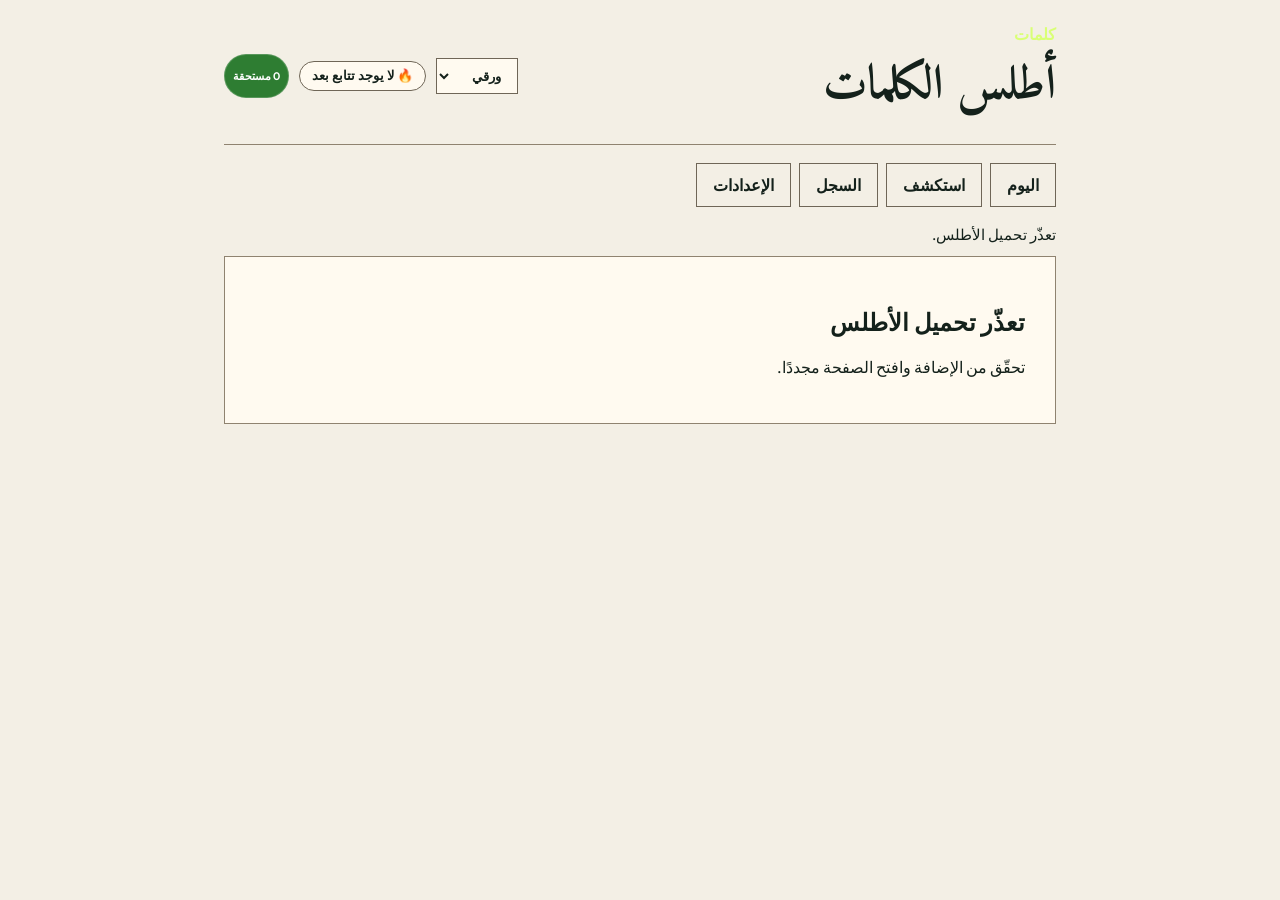
<file: extension/atlas/atlas.html>
<!doctype html>
<html lang="ar" dir="rtl">
<head>
  <meta charset="utf-8">
  <meta name="viewport" content="width=device-width, initial-scale=1">
  <title>أطلس كلمات</title>
  <script src="../shared/theme-init.js"></script>
  <link rel="stylesheet" href="../shared/theme.css">
  <link rel="stylesheet" href="atlas.css">
</head>
<body>
  <a class="skip-link" href="#main">تجاوز إلى المحتوى</a>
  <header class="masthead">
    <div class="masthead-brand">
      <p>كلمات</p>
      <h1>أطلس الكلمات</h1>
    </div>
    <div class="masthead-controls">
      <select id="theme-select" aria-label="اختر السمة">
        <option value="paper">ورقي</option>
        <option value="emerald">زمردي</option>
        <option value="midnight">ليلي</option>
      </select>
      <span id="streak-badge" class="streak-badge" aria-label="تتابع التعلم" role="status">🔥 لا يوجد تتابع بعد</span>
      <button id="due-review-badge" class="due-review-badge" aria-label="المراجعات المستحقة" type="button" hidden>0 مستحقة</button>
    </div>
  </header>
  <nav aria-label="أقسام الأطلس"><button id="today" type="button" aria-pressed="true">اليوم</button><button id="explore" type="button" aria-pressed="false">استكشف</button><button id="history" type="button" aria-pressed="false">السجل</button><button id="settings" type="button" aria-pressed="false">الإعدادات</button></nav>
  <main id="main" tabindex="-1">
    <p id="status" class="status" aria-live="polite"></p><p id="warning" class="warning" role="status" hidden>تُعرض بياناتك، لكن تعذّر حفظ آخر تغيير.</p>
    <section id="today-view" class="view" aria-labelledby="today-title">
      <p class="eyebrow">ثابتة لليوم</p>
      <p id="today-date" class="today-date" hidden></p>
      <h2 id="today-title" tabindex="-1">كلمتك</h2>
      <article id="today-card" class="word-card"></article>
      <p id="today-empty" hidden>لا توجد كلمة متاحة الآن.</p>
      <div class="today-actions">
        <button id="today-save" type="button" aria-pressed="false">حفظ</button>
        <button id="today-known" type="button" aria-pressed="false">معروف</button>
        <button id="today-difficult" type="button" aria-pressed="false">صعب</button>
        <button id="today-export-card" type="button">بطاقة للمشاركة</button>
      </div>
      <p id="today-action-status" class="action-status" role="status" aria-live="polite"></p>
    </section>
    <section id="explore-view" class="view" aria-labelledby="explore-title" hidden>
      <h2 id="explore-title" tabindex="-1">استكشف الكلمات</h2>
      <div class="search-box">
        <label for="atlas-search">ابحث بالعربية أو الإنجليزية</label>
        <input id="atlas-search" type="search" autocomplete="off" placeholder="ابحث عن كلمة، جذر، معنى…">
        <button id="explore-lookup" type="button">بحث خارجي في القاموس</button>
      </div>
      <p id="search-count" aria-live="polite"></p>
      <div id="search-results" class="result-list"></div>
      <button id="return-today" type="button" hidden>العودة إلى كلمة اليوم</button>
      <article id="explore-card" class="word-card" hidden></article>
    </section>
    <section id="history-view" class="view" aria-labelledby="history-title" hidden>
      <h2 id="history-title" tabindex="-1">السجل</h2>
      <div class="history-controls">
        <label for="history-filter">عرض</label>
        <select id="history-filter"><option value="all">كل الكلمات</option><option value="difficult">الصعبة</option><option value="saved">المحفوظة</option></select>
        <button id="history-export-anki" type="button">تصدير إلى Anki (CSV)</button>
      </div>
      <div id="history-list" class="history-list"></div>
    </section>
    <section id="settings-view" class="view" aria-labelledby="settings-title" hidden>
      <h2 id="settings-title" tabindex="-1">الإعدادات</h2>
      <fieldset id="settings-level">
        <legend>مستواك</legend>
        <label><input type="radio" name="atlas-level" value="1"> أيسر</label>
        <label><input type="radio" name="atlas-level" value="2"> متوازن</label>
        <label><input type="radio" name="atlas-level" value="3"> أعمق</label>
      </fieldset>
      <fieldset id="settings-interests">
        <legend>اهتماماتك: حتى ثلاثة</legend>
        <label><input type="checkbox" name="atlas-interest" value="classical-arabic"> العربية الكلاسيكية</label>
        <label><input type="checkbox" name="atlas-interest" value="daily-life"> الحياة اليومية</label>
        <label><input type="checkbox" name="atlas-interest" value="family"> العائلة</label>
        <label><input type="checkbox" name="atlas-interest" value="food"> الطعام</label>
        <label><input type="checkbox" name="atlas-interest" value="language"> اللغة</label>
        <label><input type="checkbox" name="atlas-interest" value="travel"> السفر</label>
      </fieldset>
      <label class="check"><input id="settings-english" type="checkbox"> إظهار الشرح الإنجليزي</label>
      <label for="settings-speech-rate">سرعة النطق</label>
      <input id="settings-speech-rate" type="number" min="0.5" max="1.5" step="0.05" inputmode="decimal" value="0.85">
      <label for="settings-speech-repeat">تكرار النطق</label>
      <select id="settings-speech-repeat">
        <option value="1">مرة واحدة</option>
        <option value="3">ثلاث مرات</option>
      </select>
      <button id="settings-save" type="button">حفظ الإعدادات</button>
      <hr>
      <label for="settings-time">وقت التذكير</label>
      <input id="settings-time" type="time" value="09:00">
      <button id="settings-reminder" type="button" role="switch" aria-checked="false">تفعيل التذكير اليومي</button>
      <hr>
      <button id="export" type="button">تصدير البيانات</button>
      <button id="btn-export-anki" type="button">تصدير بطاقات Anki (CSV)</button>
      <label class="file-button" tabindex="0" for="import-file">استيراد ملف JSON</label>
      <input id="import-file" type="file" accept="application/json,.json" tabindex="-1">
      <button id="clear" type="button" class="danger">مسح البيانات</button>
      <p><a href="https://assem130.github.io/arabic-word-of-the-day/privacy.html" target="_blank" rel="noopener noreferrer">سياسة الخصوصية</a></p>
    </section>
    <section id="onboarding" class="view" aria-labelledby="onboarding-title" hidden>
      <h2 id="onboarding-title" tabindex="-1">لنبدأ من جديد</h2>
      <p>اختر إعداداتك من قسم الإعدادات، ثم عُد إلى كلمة اليوم.</p>
      <button id="onboarding-settings" type="button">فتح الإعدادات</button>
    </section>
    <section id="empty" class="view" aria-labelledby="empty-title" hidden>
      <h2 id="empty-title" tabindex="-1">لا توجد كلمة متاحة</h2>
      <p>لا توجد كلمة محفوظة لهذا اليوم أو التاريخ.</p>
    </section>
    <section id="error" class="view" aria-labelledby="error-title" hidden>
      <h2 id="error-title" tabindex="-1">تعذّر تحميل الأطلس</h2>
      <p>تحقّق من الإضافة وافتح الصفحة مجددًا.</p>
    </section>
    <section id="recovery" class="view" aria-labelledby="recovery-title" hidden>
      <h2 id="recovery-title" tabindex="-1">نحتاج إلى استعادة بياناتك</h2>
      <p>لم نغيّر بياناتك المحلية. صدّر نسخة خام أو استورد نسخة صالحة أو امسحها بنفسك.</p>
      <button id="recovery-export" type="button">تصدير النسخة الخام</button>
      <label class="file-button" tabindex="0" for="recovery-import">استيراد نسخة صالحة</label>
      <input id="recovery-import" type="file" accept="application/json,.json" tabindex="-1">
      <button id="recovery-clear" type="button" class="danger">مسح البيانات</button>
    </section>
  </main>
  <dialog id="practice-dialog" class="practice-dialog" aria-modal="true" aria-labelledby="practice-title">
    <div class="practice-container">
      <header class="practice-header">
        <h2 id="practice-title" class="practice-title">مراجعة البطاقات</h2>
        <span id="practice-progress" class="practice-progress" aria-live="polite"></span>
        <button id="practice-close" class="practice-close" type="button" aria-label="إغلاق">✕</button>
      </header>
      <div id="practice-body" class="practice-body">
        <div id="practice-error" class="practice-error" role="alert" hidden>
          <p id="practice-error-message">تعذّر تحميل المراجعات. حاول مجددًا.</p>
          <button id="practice-retry" class="continue" type="button">إعادة المحاولة</button>
        </div>
        <div class="flashcard-scene">
          <button id="card-front-flip" class="card-front-flip" type="button" aria-pressed="false" aria-label="اقلب البطاقة">اقلب البطاقة</button>
          <div id="flashcard-card" class="flashcard-card" role="group">
            <div id="card-front-face" class="flashcard-front" aria-hidden="false">
              <div id="card-front-word" class="card-word" lang="ar"></div>
              <div id="card-front-vocalization" class="card-vocalization" lang="ar"></div>
              <div id="card-front-weight" class="card-weight" lang="ar"></div>
              <div id="card-front-root" class="card-root" lang="ar"></div>
              <button id="card-front-speak" class="card-speak" type="button" aria-label="استمع للنطق">
                <svg viewBox="0 0 24 24" aria-hidden="true">
                  <path fill="currentColor" d="M14 3.23v2.06c2.89.86 5 3.54 5 6.71s-2.11 5.85-5 6.71v2.06c4.01-.91 7-4.49 7-8.77s-2.99-7.86-7-8.77zm-2 0L7 7H3v10h4l5 3.77V3.23zM16.5 12c0-1.77-1.02-3.29-2.5-4.03v8.05c1.48-.73 2.5-2.25 2.5-4.02z"/>
                </svg>
              </button>
              <p class="flip-hint">استخدم زر «اقلب البطاقة» لكشف المعنى</p>
            </div>
            <div id="card-back-face" class="flashcard-back" aria-hidden="true">
              <div id="card-back-meaning-ar" class="card-meaning-ar" lang="ar"></div>
              <div id="card-back-meaning-en" class="card-meaning-en" lang="en" dir="ltr"></div>
              <div id="card-back-example-ar" class="card-example-ar" lang="ar"></div>
              <div id="card-back-context" class="card-context" lang="ar"></div>
            </div>
          </div>
        </div>
        <div id="practice-ratings" class="practice-ratings" role="group" aria-label="تقييم التذكر" hidden>
          <button id="rate-again" class="rate-btn rate-again" data-rating="again" type="button" disabled>
            <span class="rate-title">أعد (1)</span>
            <small class="rate-interval">—</small>
          </button>
          <button id="rate-hard" class="rate-btn rate-hard" data-rating="hard" type="button" disabled>
            <span class="rate-title">صعب (2)</span>
            <small class="rate-interval">—</small>
          </button>
          <button id="rate-good" class="rate-btn rate-good" data-rating="good" type="button" disabled>
            <span class="rate-title">جيد (3)</span>
            <small class="rate-interval">—</small>
          </button>
          <button id="rate-easy" class="rate-btn rate-easy" data-rating="easy" type="button" disabled>
            <span class="rate-title">سهل (4)</span>
            <small class="rate-interval">—</small>
          </button>
        </div>
      </div>
      <div id="practice-finished" class="practice-finished" hidden>
        <p id="practice-finished-message">🎉 أحسنت! أنهيت جميع مراجعات اليوم.</p>
        <button id="practice-finish-btn" class="continue" type="button">إتمام</button>
      </div>
    </div>
  </dialog>
  <script src="../shared/date.js"></script>
  <script src="../shared/review-session.js"></script>
  <script src="../shared/speech.js"></script>
  <script src="../shared/vocabulary.js"></script>
  <script src="../shared/theme.js"></script>
  <script src="../shared/streak.js"></script>
  <script src="../shared/export.js"></script>
  <script src="atlas.js"></script>
</body>
</html>
</file>
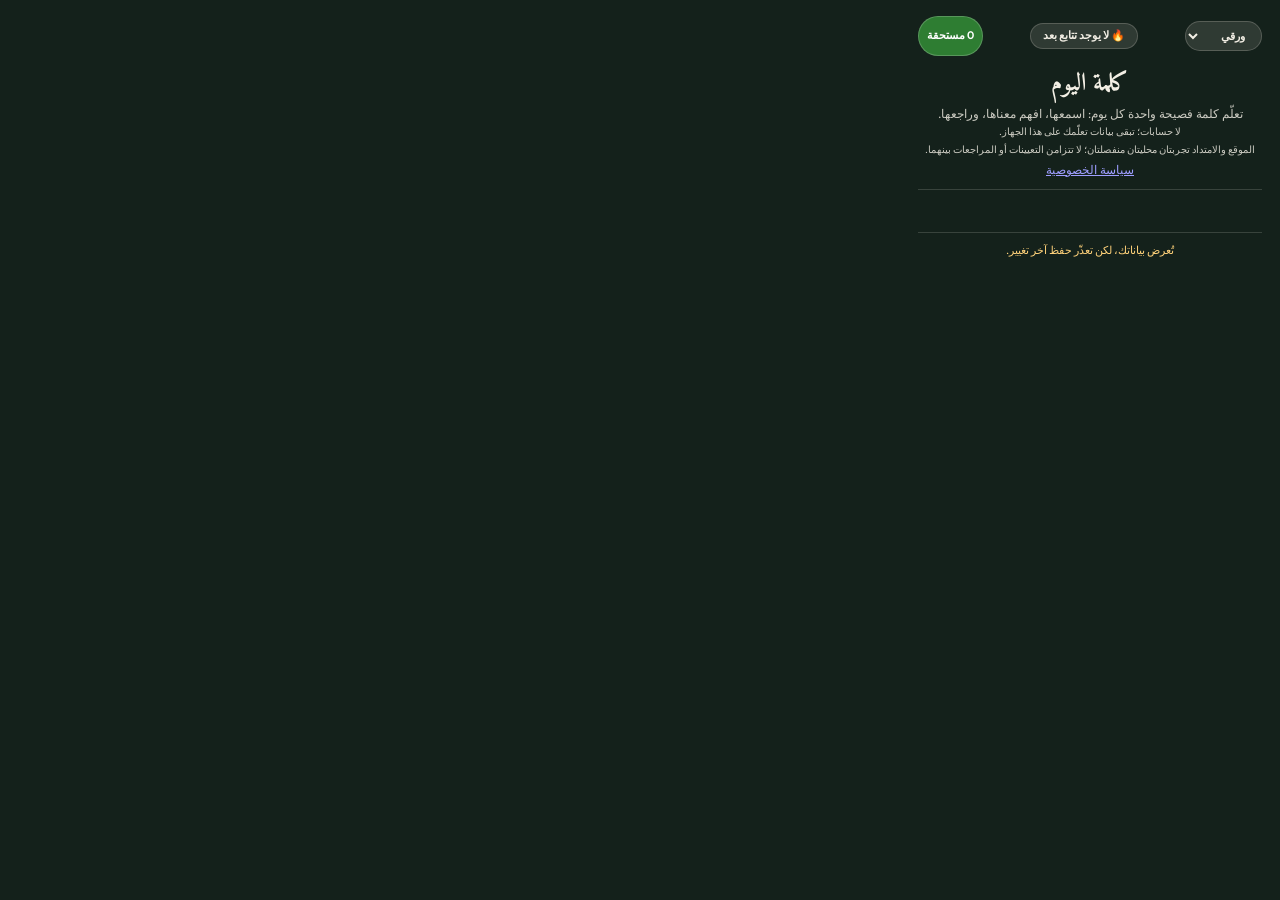
<file: extension/popup/popup.html>
<!doctype html>
<html lang="ar" dir="rtl">
<head>
  <meta charset="utf-8">
  <meta name="viewport" content="width=device-width, initial-scale=1">
  <title>كلمة اليوم</title>
  <script src="../shared/theme-init.js"></script>
  <link rel="stylesheet" href="../shared/theme.css">
  <link rel="stylesheet" href="popup.css">
</head>
<body>
  <a class="skip-link" href="#main">تجاوز إلى المحتوى</a>
  <main id="main" tabindex="-1">
    <header class="masthead">
      <div class="masthead-controls">
        <select id="theme-select" aria-label="اختر السمة">
          <option value="paper">ورقي</option>
          <option value="emerald">زمردي</option>
          <option value="midnight">ليلي</option>
        </select>
        <span id="streak-badge" class="streak-badge" title="تتابع القراءة والزيارة" aria-label="تتابع القراءة والزيارة" role="status">🔥 لا يوجد تتابع بعد</span>
        <button id="due-review-badge" class="due-review-badge" aria-label="المراجعات المستحقة" type="button" hidden>0 مستحقة</button>
      </div>
      <h1>كلمة اليوم</h1>
      <p>تعلّم كلمة فصيحة واحدة كل يوم: اسمعها، افهم معناها، وراجعها.</p>
      <p class="local-data-note">لا حسابات؛ تبقى بيانات تعلّمك على هذا الجهاز.</p>
      <p class="channel-boundary">الموقع والامتداد تجربتان محليتان منفصلتان؛ لا تتزامن التعيينات أو المراجعات بينهما.</p>
      <p><a href="https://assem130.github.io/arabic-word-of-the-day/privacy.html" target="_blank" rel="noopener noreferrer">سياسة الخصوصية</a></p>
    </header>
    <p id="status" class="status" aria-live="polite"></p>
    <p id="warning" class="warning" role="status" hidden>تُعرض بياناتك، لكن تعذّر حفظ آخر تغيير.</p>
    <section id="onboarding" aria-labelledby="onboarding-title" hidden>
      <h2 id="onboarding-title" tabindex="-1">اختر ما يناسبك</h2>
      <fieldset class="level-set">
        <legend>المستوى <span>(واحد فقط)</span></legend>
        <div class="levels" role="radiogroup" aria-label="المستوى">
          <label>
            <span class="level-mark">١</span>
            <input type="radio" name="level" value="1" checked>
            <strong>أيسر</strong>
          </label>
          <label>
            <span class="level-mark">٢</span>
            <input type="radio" name="level" value="2">
            <strong>متوازن</strong>
          </label>
          <label>
            <span class="level-mark">٣</span>
            <input type="radio" name="level" value="3">
            <strong>أعمق</strong>
          </label>
        </div>
      </fieldset>
      <fieldset class="interests">
        <legend>اهتماماتك <span>(حتى ثلاثة)</span></legend>
        <p id="interest-count" aria-live="polite">0/3</p>
        <label><input type="checkbox" name="interest" value="daily-life"> الحياة اليومية</label>
        <label><input type="checkbox" name="interest" value="classical-arabic"> العربية الكلاسيكية</label>
        <label><input type="checkbox" name="interest" value="language"> اللغة والأدب</label>
        <label><input type="checkbox" name="interest" value="family"> العائلة والمجتمع</label>
        <label><input type="checkbox" name="interest" value="food"> الطعام والضيافة</label>
        <label><input type="checkbox" name="interest" value="travel"> السفر والطبيعة</label>
      </fieldset>
      <div class="actions">
        <button id="onboarding-submit" class="continue" type="button">ابدأ التعلم</button>
        <button id="onboarding-skip" class="quiet" type="button">تخطي الآن</button>
      </div>
    </section>
    <section id="assigned" aria-labelledby="assigned-title" hidden>
      <h2 id="assigned-title" class="visually-hidden" tabindex="-1">كلمتك اليومية</h2>
      <article class="word-card">
        <p id="fixed-label" class="fixed">ثابتة لليوم</p>
        <p id="assignment-date" class="assignment-date" aria-live="polite" hidden></p>
        <h2 id="word" tabindex="-1" lang="ar"></h2>
        <p id="meaning-ar" class="meaning" lang="ar"></p>
        <p id="meaning-en" class="english" lang="en" dir="ltr"></p>
        <p id="pronunciation" class="pronunciation" dir="ltr"></p>
        <button id="speak" class="speak" type="button" aria-label="استمع للنطق">
          <svg viewBox="0 0 24 24" aria-hidden="true">
            <path fill="currentColor" d="M14 3.23v2.06c2.89.86 5 3.54 5 6.71s-2.11 5.85-5 6.71v2.06c4.01-.91 7-4.49 7-8.77s-2.99-7.86-7-8.77zm-2 0L7 7H3v10h4l5 3.77V3.23zM16.5 12c0-1.77-1.02-3.29-2.5-4.03v8.05c1.48-.73 2.5-2.25 2.5-4.02z"/>
          </svg>
        </button>
      </article>
      <section class="example-card">
        <p>في سياق عملي</p>
        <p id="example" lang="ar"></p>
        <p id="example-en" class="english" lang="en" dir="ltr"></p>
      </section>
      <p class="feedback-prompt">كيف كانت الكلمة اليوم؟</p>
      <div class="feedback" role="group" aria-label="تقييم الكلمة وحفظها">
        <button id="known" type="button" aria-pressed="false">
          <svg viewBox="0 0 24 24" aria-hidden="true"><path fill="currentColor" d="M9 16.2L4.8 12l-1.4 1.4L9 19 21 7l-1.4-1.4L9 16.2z"/></svg>
          معروف
        </button>
        <button id="difficult" type="button" aria-pressed="false">
          <svg viewBox="0 0 24 24" aria-hidden="true"><path fill="currentColor" d="M12 2C6.48 2 2 6.48 2 12s4.48 10 10 10 10-4.48 10-10S17.52 2 12 2zm1 15h-2v-2h2v2zm0-4h-2V7h2v6z"/></svg>
          صعب
        </button>
        <button id="save" type="button" aria-pressed="false">
          <svg viewBox="0 0 24 24" aria-hidden="true"><path fill="currentColor" d="M17 3H7c-1.1 0-2 .9-2 2v16l7-3 7 3V5c0-1.1-.9-2-2-2z"/></svg>
          حفظ
        </button>
      </div>
      <div class="export-actions" role="group" aria-label="أدوات التصدير">
        <button id="btn-export-anki" type="button" aria-label="تصدير إلى Anki CSV">تصدير إلى Anki</button>
        <button id="btn-export-card" type="button" aria-label="توليد بطاقة للمشاركة">بطاقة للمشاركة</button>
      </div>
      <p id="action-status" class="action-status" role="status" aria-live="polite"></p>
      <button id="explore" class="explore" type="button">استكشف</button>
      <div class="reminder-row">
        <label for="reminder-time">تذكير يومي</label>
        <input id="reminder-time" type="time" value="09:00">
        <button id="reminder" type="button" role="switch" aria-checked="false" aria-label="تفعيل التذكير اليومي"></button>
      </div>
    </section>
    <section id="empty" aria-labelledby="empty-title" hidden>
      <h2 id="empty-title" tabindex="-1">انتهت كلمات اليوم</h2>
      <p>زُر الأطلس لمراجعة الكلمات السابقة.</p>
      <button id="explore-empty" class="explore" type="button">استكشف</button>
    </section>
    <section id="error" aria-labelledby="error-title" hidden>
      <h2 id="error-title" tabindex="-1">تعذّر تحميل الكلمة</h2>
      <p>تحقّق من اتصالك أو أعد فتح الإضافة.</p>
    </section>
    <section id="recovery" aria-labelledby="recovery-title" hidden>
      <h2 id="recovery-title" tabindex="-1">إعادة ضبط البيانات</h2>
      <p>يبدو أن هناك مشكلة في البيانات المحفوظة. يمكنك البدء من جديد.</p>
      <button id="recovery-reset" class="continue" type="button">إعادة البدء</button>
    </section>
  </main>
  <dialog id="practice-dialog" class="practice-dialog" aria-modal="true" aria-labelledby="practice-title">
    <div class="practice-container">
      <header class="practice-header">
        <h2 id="practice-title" class="practice-title">مراجعة البطاقات</h2>
        <span id="practice-progress" class="practice-progress" aria-live="polite"></span>
        <button id="practice-close" class="practice-close" type="button" aria-label="إغلاق">✕</button>
      </header>
      <div id="practice-body" class="practice-body">
        <div id="practice-error" class="practice-error" role="alert" hidden>
          <p id="practice-error-message">تعذّر تحميل المراجعات. حاول مجددًا.</p>
          <button id="practice-retry" class="continue" type="button">إعادة المحاولة</button>
        </div>
        <div class="flashcard-scene">
          <button id="card-front-flip" class="card-front-flip" type="button" aria-pressed="false" aria-label="اقلب البطاقة">اقلب البطاقة</button>
          <div id="flashcard-card" class="flashcard-card" role="group">
            <div id="card-front-face" class="flashcard-front" aria-hidden="false">
              <div id="card-front-word" class="card-word" lang="ar"></div>
              <div id="card-front-vocalization" class="card-vocalization" lang="ar"></div>
              <div id="card-front-weight" class="card-weight" lang="ar"></div>
              <div id="card-front-root" class="card-root" lang="ar"></div>
              <button id="card-front-speak" class="card-speak" type="button" aria-label="استمع للنطق">
                <svg viewBox="0 0 24 24" aria-hidden="true">
                  <path fill="currentColor" d="M14 3.23v2.06c2.89.86 5 3.54 5 6.71s-2.11 5.85-5 6.71v2.06c4.01-.91 7-4.49 7-8.77s-2.99-7.86-7-8.77zm-2 0L7 7H3v10h4l5 3.77V3.23zM16.5 12c0-1.77-1.02-3.29-2.5-4.03v8.05c1.48-.73 2.5-2.25 2.5-4.02z"/>
                </svg>
              </button>
              <p class="flip-hint">اقلب البطاقة، ثم اختر مدى تذكّرك؛ سنحدد موعد عودتها.</p>
            </div>
            <div id="card-back-face" class="flashcard-back" aria-hidden="true">
              <div id="card-back-meaning-ar" class="card-meaning-ar" lang="ar"></div>
              <div id="card-back-meaning-en" class="card-meaning-en" lang="en" dir="ltr"></div>
              <div id="card-back-example-ar" class="card-example-ar" lang="ar"></div>
              <div id="card-back-context" class="card-context" lang="ar"></div>
            </div>
          </div>
        </div>
        <div id="practice-ratings" class="practice-ratings" role="group" aria-label="تقييم التذكر" hidden>
          <button id="rate-again" class="rate-btn rate-again" data-rating="again" type="button" disabled>
            <span class="rate-title">أعد (1)</span>
            <small class="rate-interval">—</small>
          </button>
          <button id="rate-hard" class="rate-btn rate-hard" data-rating="hard" type="button" disabled>
            <span class="rate-title">صعب (2)</span>
            <small class="rate-interval">—</small>
          </button>
          <button id="rate-good" class="rate-btn rate-good" data-rating="good" type="button" disabled>
            <span class="rate-title">جيد (3)</span>
            <small class="rate-interval">—</small>
          </button>
          <button id="rate-easy" class="rate-btn rate-easy" data-rating="easy" type="button" disabled>
            <span class="rate-title">سهل (4)</span>
            <small class="rate-interval">—</small>
          </button>
        </div>
      </div>
      <div id="practice-finished" class="practice-finished" hidden>
        <p id="practice-finished-message">🎉 أحسنت! أنهيت جميع مراجعات اليوم.</p>
        <button id="practice-finish-btn" class="continue" type="button">إتمام</button>
      </div>
    </div>
  </dialog>
  <script src="../shared/date.js"></script>
  <script src="../shared/review-session.js"></script>
  <script src="../shared/speech.js"></script>
  <script src="../shared/theme.js"></script>
  <script src="../shared/streak.js"></script>
  <script src="../shared/export.js"></script>
  <script src="popup.js"></script>
</body>
</html>
</file>
<file: style.css>
/* ==========================================================================
   Kalimat (كَلِمات) — Design System & Stylesheet
   Single source of truth. Merged from style.css + revamp.css; where the two
   sheets disagreed, the revamp rule wins (it loaded last and ruled the cascade).
   ========================================================================== */

@charset "UTF-8";

/* Self-hosted fonts (SIL OFL, see assets/fonts/OFL.txt) */
@font-face {
    font-family: "Amiri";
    src: url("assets/fonts/Amiri-Regular.woff2") format("woff2");
    font-weight: 400;
    font-style: normal;
    font-display: swap;
}
@font-face {
    font-family: "Amiri";
    src: url("assets/fonts/Amiri-Bold.woff2") format("woff2");
    font-weight: 700;
    font-style: normal;
    font-display: swap;
}
@font-face {
    font-family: "Outfit";
    src: url("assets/fonts/Outfit-Regular.woff2") format("woff2");
    font-weight: 400;
    font-style: normal;
    font-display: swap;
}
@font-face {
    font-family: "Outfit";
    src: url("assets/fonts/Outfit-Medium.woff2") format("woff2");
    font-weight: 500;
    font-style: normal;
    font-display: swap;
}
@font-face {
    font-family: "Outfit";
    src: url("assets/fonts/Outfit-SemiBold.woff2") format("woff2");
    font-weight: 600;
    font-style: normal;
    font-display: swap;
}

:root,
html[data-theme="paper"] {
    --ink: #14211b;
    --ink-soft: #24332b;
    --paper: #d8cfbf;
    --paper-light: #f3efe5;
    --lime: #d9ff76;
    --accent-border: #15803d;
    --line-dark: rgba(20, 33, 27, 0.34);
    --line-light: rgba(243, 239, 229, 0.40);
    --nav-bg: rgba(20, 33, 27, 0.94);
    --content: min(1180px, calc(100% - 40px));
    --serif: "Amiri", "Readex Pro", "Scheherazade New", "Traditional Arabic", "Noto Naskh Arabic", serif;
    --sans: "Outfit", "Readex Pro", "Segoe UI", system-ui, sans-serif;

    /* ponytail: surface-role tokens were removed as dead weight; reintroduce
       them (and migrate base rules off hardcoded rgba) if a fourth theme lands. */

    /* Elevation */
    --shadow-card: 0 24px 70px rgb(20 33 27 / 16%);
    --shadow-dialog: 0 24px 70px rgb(20 33 27 / 32%);

    /* Rating Button Tokens - Paper Theme (All >= 4.5:1 contrast) */
    --rating-again-bg: #fee2e2;
    --rating-again-text: #991b1b;
    --rating-again-border: #fca5a5;

    --rating-hard-bg: #fef3c7;
    --rating-hard-text: #92400e;
    --rating-hard-border: #fcd34d;

    --rating-good-bg: #dcfce7;
    --rating-good-text: #166534;
    --rating-good-border: #86efac;

    --rating-easy-bg: #e0f2fe;
    --rating-easy-text: #075985;
    --rating-easy-border: #7dd3fc;

    --due-badge-bg: var(--lime);
    --due-badge-text: var(--ink);
    --due-badge-border: var(--lime);
}


html[data-theme="emerald"] {
    --ink: #062c22;
    --ink-soft: #114b3d;
    --paper: #e2dabf;
    --paper-light: #f4f0e6;
    --lime: #d4af37;
    --accent-border: #062c22;
    --line-dark: rgba(6, 44, 34, 0.34);
    --line-light: rgba(244, 240, 230, 0.40);
    --nav-bg: rgba(6, 44, 34, 0.94);

    /* Rating Button Tokens - Emerald Theme (All >= 4.5:1 contrast) */
    --rating-again-bg: #fee2e2;
    --rating-again-text: #991b1b;
    --rating-again-border: #fca5a5;

    --rating-hard-bg: #fef3c7;
    --rating-hard-text: #92400e;
    --rating-hard-border: #fcd34d;

    --rating-good-bg: #dcfce7;
    --rating-good-text: #166534;
    --rating-good-border: #86efac;

    --rating-easy-bg: #e0f2fe;
    --rating-easy-text: #075985;
    --rating-easy-border: #7dd3fc;

    --due-badge-bg: var(--lime);
    --due-badge-text: var(--ink);
    --due-badge-border: var(--lime);
}


html[data-theme="midnight"] {
    --ink: #f1f5f9;
    --ink-soft: #cbd5e1;
    --paper: #152244;
    --paper-light: #0b1329;
    --lime: #38bdf8;
    --accent-border: var(--lime);
    --line-dark: rgba(241, 245, 249, 0.20);
    --line-light: rgba(241, 245, 249, 0.15);
    --nav-bg: rgba(7, 13, 28, 0.94);

    /* Rating Button Tokens - Midnight Dark Theme (All >= 4.5:1 contrast) */
    --rating-again-bg: #450a0a;
    --rating-again-text: #fca5a5;
    --rating-again-border: #7f1d1d;

    --rating-hard-bg: #451a03;
    --rating-hard-text: #fde68a;
    --rating-hard-border: #78350f;

    --rating-good-bg: #052e16;
    --rating-good-text: #86efac;
    --rating-good-border: #14532d;

    --rating-easy-bg: #082f49;
    --rating-easy-text: #7dd3fc;
    --rating-easy-border: #075985;

    --due-badge-bg: rgba(56, 189, 248, 0.18);
    --due-badge-text: var(--lime);
    --due-badge-border: var(--lime);
}


/* ==========================================================================
   Global Base & Typography
   ========================================================================== */

* { box-sizing: border-box; }

html { scroll-behavior: smooth; }

body { margin: 0; background: var(--paper-light); color: var(--ink); font-family: var(--serif); overflow-x: hidden; }

button, a { color: inherit; font: inherit; }

button { border: 0; cursor: pointer; }

a { text-decoration: none; }

button:focus-visible, a:focus-visible, summary:focus-visible, [tabindex]:focus-visible { outline: 3px solid var(--ink); outline-offset: 4px; }

.nav :is(button, a):focus-visible, .word-identity :is(button, a):focus-visible { outline: 3px solid var(--lime); }

.hero a:focus-visible, .horizontal-accordion details:nth-child(-n+2) summary:focus-visible { outline-color: var(--lime); }

.skip-link { position: fixed; z-index: 100; top: 10px; inset-inline-start: 10px; padding: 10px 14px; background: var(--lime); color: var(--ink); font: 600 .8rem var(--sans); transform: translateY(-160%); }

.skip-link:focus { transform: none; }

body:has(.history-dialog[open]), body:has(.practice-dialog[open]), body:has(.lexicon-dialog[open]) { overflow: hidden; }

.page-shell { overflow: clip; }

.svg-sprite { position: absolute; width: 0; height: 0; }

.icon { width: 1.1em; height: 1.1em; fill: none; stroke: currentColor; stroke-width: 1.8; stroke-linecap: round; stroke-linejoin: round; }


.sr-only {
    position: absolute;
    width: 1px;
    height: 1px;
    padding: 0;
    margin: -1px;
    overflow: hidden;
    clip: rect(0, 0, 0, 0);
    white-space: nowrap;
    border: 0;
}


/* ==========================================================================
   Navigation Bar & Due Review Counter Badge
   ========================================================================== */

.nav-wrap { position: fixed; z-index: 20; top: 16px; right: 0; left: 0; }

.nav { width: var(--content); min-height: 64px; margin: auto; padding: 8px 10px 8px 16px; border: 1px solid var(--line-light); background: var(--nav-bg); color: var(--paper-light); display: grid; grid-template-columns: auto 1fr auto; align-items: center; gap: 16px; }

.brand { display: inline-flex; align-items: center; justify-self: start; gap: 9px; font-size: 1.3rem; font-weight: 700; }

.nav-note { margin: 0; color: rgb(243 239 229 / 88%); font: 500 .75rem var(--sans); text-align: center; }

.nav-actions { display: flex; justify-content: end; align-items: center; gap: 6px; }

.theme-select { min-height: 44px; padding: 0 10px; background: transparent; border: 1px solid var(--line-light); color: var(--paper-light); font: 600 .78rem var(--sans); cursor: pointer; border-radius: 0; }

.theme-select:focus-visible { outline: 3px solid var(--lime); outline-offset: 4px; }

.theme-select option { background: var(--ink); color: var(--paper-light); font-family: var(--sans); }

.nav-word-link, .primary-button, .speak-button { min-height: 44px; display: inline-flex; align-items: center; justify-content: center; gap: 9px; font: 600 .78rem var(--sans); }

.nav-word-link { padding: 0 15px; border: 1px solid var(--line-light); }

.icon-button { position: relative; width: 44px; min-width: 44px; height: 44px; display: grid; place-items: center; background: transparent; border: 1px solid var(--line-light); color: inherit; }

.badge { position: absolute; top: -7px; left: -7px; min-width: 19px; padding: 1px 5px; border-radius: 10px; background: var(--paper-light); color: var(--ink); font: 600 .65rem var(--sans); }

.nav-word-link:hover, .icon-button:hover, .streak-badge:hover, .due-review-badge:hover { background: var(--ink-soft); }


.streak-badge { display: inline-flex; align-items: center; gap: 6px; min-height: 44px; padding: 0 10px; border: 1px solid var(--line-light); color: var(--paper-light); font: 600 .78rem var(--sans); }

.streak-fire { font-size: 1.1rem; line-height: 1; }


/* Due Review Badge (#due-review-badge) */
.due-review-badge {
    display: inline-flex;
    align-items: center;
    gap: 6px;
    min-height: 44px;
    padding: 0 12px;
    border: 1px solid var(--line-light);
    background: transparent;
    color: var(--paper-light);
    font: 600 .78rem var(--sans);
    cursor: pointer;
    transition: all .2s ease;
    border-radius: 0;
}

.due-review-badge.has-due {
    background: var(--due-badge-bg);
    color: var(--due-badge-text);
    border-color: var(--due-badge-border);
    font-weight: 700;
}

.due-review-badge.pulse {
    animation: due-badge-pulse 2s cubic-bezier(0.4, 0, 0.6, 1) infinite;
}

@keyframes due-badge-pulse {
    0%, 100% { box-shadow: 0 0 0 0 rgba(217, 255, 118, 0.6); }
    50% { box-shadow: 0 0 0 6px rgba(217, 255, 118, 0); }
}

html[data-theme="midnight"] .due-review-badge.pulse {
    animation: due-badge-pulse-midnight 2s cubic-bezier(0.4, 0, 0.6, 1) infinite;
}

@keyframes due-badge-pulse-midnight {
    0%, 100% { box-shadow: 0 0 0 0 rgba(56, 189, 248, 0.6); }
    50% { box-shadow: 0 0 0 6px rgba(56, 189, 248, 0); }
}

.due-icon { font-size: 1rem; line-height: 1; }
svg.badge-icon, svg.due-icon { width: 1em; height: 1em; fill: none; stroke: currentColor; stroke-width: 2; stroke-linecap: round; stroke-linejoin: round; }

.due-count { font-weight: 700; font-family: var(--sans); }

.due-label { font-size: .75rem; }


/* ==========================================================================
   Hero, Manifesto, & Accordion Sections
   ========================================================================== */

.hero { min-height: 100dvh; padding: 142px max(20px, calc((100vw - 1180px) / 2)) 56px; background: var(--ink); color: var(--paper-light); display: grid; grid-template-columns: minmax(0, 1.1fr) minmax(300px, .9fr); gap: clamp(36px, 8vw, 130px); align-items: center; }

.hero-copy { position: relative; z-index: 1; }

.hero-copy > * {
    opacity: 0;
    transform: translateY(28px);
    transition: opacity 0.8s cubic-bezier(0.16, 1, 0.3, 1), transform 0.8s cubic-bezier(0.16, 1, 0.3, 1);
}

.hero-copy.is-visible > * {
    opacity: 1;
    transform: translateY(0);
}

.hero-copy.is-visible > *:nth-child(1) { transition-delay: 0s; }

.hero-copy.is-visible > *:nth-child(2) { transition-delay: 0.1s; }

.hero-copy.is-visible > *:nth-child(3) { transition-delay: 0.2s; }

.hero-copy.is-visible > *:nth-child(4) { transition-delay: 0.3s; }

.eyebrow, .card-kicker, .reading-label, .accordion-heading > p { margin: 0 0 18px; color: inherit; font: 600 .7rem var(--sans); text-transform: uppercase; }

.hero h1 { margin: 0; font-size: clamp(4.6rem, 10vw, 10rem); font-weight: 400; line-height: 1.35; letter-spacing: normal; }

.hero h1 span { color: var(--paper); }

.hero-lede { max-width: 33ch; margin: 34px 0; color: rgb(243 239 229 / 88%); font-size: clamp(1.15rem, 2vw, 1.45rem); line-height: 1.65; }
.hero .local-data-note { margin: -12px 0 28px; color: rgb(243 239 229 / 82%); font: 500 .9rem/1.6 var(--sans); }
.manifesto .channel-boundary { margin: 24px 0 0; color: var(--ink-soft); font: 500 .95rem/1.6 var(--sans); }

.primary-button { padding: 0 20px; background: var(--lime); color: var(--ink); }

.primary-button:hover, .speak-button:hover { transform: translateY(-2px); }

.primary-button:active, .speak-button:active, .icon-button:active, .nav-word-link:active { transform: translateY(1px); }

.hero-art { position: relative; min-height: clamp(330px, 48vw, 570px); border: 1px solid var(--line-light); overflow: hidden; }

.hero-art::before { content: ""; position: absolute; width: 44%; height: 100%; right: 0; top: 0; background: var(--ink-soft); }

.hero-glyph { position: absolute; top: -17%; right: -4%; color: var(--paper); font-size: clamp(20rem, 38vw, 36rem); line-height: 1; opacity: .9; transform: scale(0.9); will-change: transform; }


.manifesto { padding: clamp(96px, 14vw, 190px) max(20px, calc((100vw - 1040px) / 2)); background: var(--paper-light); }

.manifesto-text { margin: 0; font-size: clamp(2.5rem, 6vw, 6.1rem); line-height: 1.25; letter-spacing: normal; }

.accordion-section { padding: clamp(74px, 10vw, 130px) max(20px, calc((100vw - 1180px) / 2)); background: var(--paper); }

.accordion-heading { max-width: 700px; margin-bottom: 54px; }

.accordion-heading h2 { margin: 0; font-size: clamp(2.7rem, 5vw, 5rem); font-weight: 400; line-height: 1.35; letter-spacing: normal; }

.horizontal-accordion { min-height: 460px; display: flex; gap: 2px; }

.horizontal-accordion details { position: relative; flex: 1; min-width: 0; padding: 24px; background: var(--ink); color: var(--paper-light); overflow: hidden; transition: flex .45s ease, background .3s ease; }

.horizontal-accordion details:nth-child(2) { background: var(--ink-soft); }

.horizontal-accordion details:nth-child(3) { background: var(--paper-light); color: var(--ink); }

.horizontal-accordion details:hover, .horizontal-accordion details:focus-within, .horizontal-accordion details[open] { flex: 2.2; }

.horizontal-accordion summary { display: grid; gap: 10px; cursor: pointer; font: 600 .7rem var(--sans); list-style: none; }

.horizontal-accordion summary::-webkit-details-marker { display: none; }

.horizontal-accordion summary::marker { content: ""; }

.horizontal-accordion .accordion-teaser { max-width: 18ch; color: currentColor; font: 400 clamp(1rem, 1.5vw, 1.3rem) var(--serif); letter-spacing: normal; line-height: 1.45; opacity: .82; }

.horizontal-accordion details > div { position: absolute; right: 24px; bottom: 26px; left: 24px; opacity: 0; transform: translateY(14px); transition: opacity .25s, transform .25s; }

.horizontal-accordion details:hover > div, .horizontal-accordion details:focus-within > div, .horizontal-accordion details[open] > div { opacity: 1; transform: none; }

.horizontal-accordion h3 { margin: 0 0 10px; font-size: clamp(2.6rem, 4vw, 4.2rem); font-weight: 400; line-height: 1.35; letter-spacing: normal; }

.horizontal-accordion p { max-width: 28ch; margin: 0; font-size: 1.08rem; line-height: 1.7; }

.footer { padding: 30px max(20px, calc((100vw - 1180px) / 2)); background: var(--ink); color: var(--paper-light); display: flex; justify-content: space-between; gap: 20px; align-items: center; }

.footer span { font-size: 1.5rem; }

.footer p, .footer small { margin: 0; color: rgb(243 239 229 / 85%); font: .76rem var(--sans); }


/* ==========================================================================
   Word Identity & Daily Experience
   ========================================================================== */

.word-page { background: var(--paper-light); }

.word-experience { width: var(--content); margin: 112px auto 40px; overflow: clip; box-shadow: var(--shadow-card); }

.word-identity { padding: clamp(24px, 4vw, 56px); background: var(--ink); color: var(--paper-light); border-bottom: 4px solid var(--lime); }

.identity-masthead { display: grid; grid-template-columns: 1fr auto; gap: 24px; align-items: start; }

.back-link { display: inline-flex; align-items: center; gap: 8px; width: fit-content; color: rgb(243 239 229 / 90%); font: 500 .76rem var(--sans); }

.back-link .icon { transform: scaleX(-1); }

.word-date { min-width: 150px; padding-top: 11px; border-top: 1px solid var(--line-light); display: grid; gap: 4px; }

.word-date span, .next-word { color: rgb(243 239 229 / 85%); font: .68rem var(--sans); }

.word-date strong { font-size: 1.1rem; font-weight: 400; }

.identity-word { display: flex; align-items: end; justify-content: space-between; gap: 24px; margin: clamp(54px, 9vw, 112px) 0 42px; }

.main-word { min-width: 0; max-width: 100%; margin: 0; padding-block: .08em .16em; font-size: clamp(6rem, 17vw, 14rem); font-weight: 400; line-height: 1.35; letter-spacing: normal; overflow-wrap: anywhere; }

.speak-button { padding: 0 18px; background: var(--lime); color: var(--ink); white-space: nowrap; transition: all .2s ease; }

.speak-button.speaking { outline: 2px solid var(--lime); outline-offset: 2px; }

.speak-button.loading,
.example-action-btn.loading,
.speak-button.buffering,
.example-action-btn.buffering {
    opacity: 0.85;
    position: relative;
    cursor: wait;
    animation: pulse-buffering 1.2s ease-in-out infinite;
}


@keyframes pulse-buffering {
    0%, 100% { transform: scale(1); }
    50% { transform: scale(0.97); }
}

.speak-button:disabled, .example-action-btn:disabled { opacity: 0.45; cursor: not-allowed; }

.linguistic-data { display: grid; grid-template-columns: repeat(4, 1fr); border-block: 1px solid var(--line-light); }

.linguistic-data div { min-height: 92px; padding: 16px; border-inline-start: 1px solid var(--line-light); }

.linguistic-data div:first-child { border-inline-start: 0; }

.linguistic-data span { display: block; margin-bottom: 7px; color: rgb(243 239 229 / 85%); font: .66rem var(--sans); }

.linguistic-data strong { font-size: 1.25rem; font-weight: 400; line-height: 1.3; }

.word-reading { padding: clamp(24px, 4vw, 56px); background: var(--paper); color: var(--ink); }

.reading-grid { display: grid; grid-template-columns: minmax(0, 1.5fr) minmax(220px, .7fr); gap: clamp(28px, 5vw, 72px); }

.reading-label { color: var(--ink); }

.meaning-text { max-width: 25ch; font-size: clamp(2rem, 4vw, 3.7rem); line-height: 1.45; letter-spacing: normal; }

.word-pronunciation, .meaning-english { direction: ltr; text-align: left; max-width: 62ch; font-family: var(--sans); }

.word-pronunciation { margin: 28px 0 7px; font-size: .96rem; letter-spacing: .08em; }

.meaning-english { margin: 0; color: var(--ink-soft); line-height: 1.65; }

.example-panel { margin: clamp(44px, 6vw, 80px) 0 0; padding: 0 24px 0 0; border: 0; border-inline-start: 3px solid var(--lime); font-size: clamp(1.4rem, 2.5vw, 2rem); line-height: 1.65; letter-spacing: normal; }

.reading-sidebar { padding-top: 7px; border-top: 1px solid var(--line-dark); font-size: 1.15rem; line-height: 1.7; }

.reading-sidebar p { margin: 0 0 26px; }

.reading-sidebar .next-word { color: var(--ink-soft); }

.next-word b { color: var(--ink); font-weight: 600; }

.archive-notice { padding-top: 18px; border-top: 1px solid var(--line-dark); color: var(--ink-soft); font-size: .95rem; }
.reading-sidebar .local-data-note,
.reading-sidebar .channel-boundary { color: var(--ink-soft); font: 500 .85rem/1.6 var(--sans); }

.archive-preview-note { margin: 18px 0 0; color: var(--ink-soft); font-size: .95rem; }

.return-today-button { min-height: 44px; margin-top: 12px; padding: 0 14px; background: var(--ink); color: var(--paper-light); font: 600 .75rem var(--sans); }


.app-menu-dropdown { position: fixed; z-index: 30; top: 87px; left: max(20px, calc((100vw - 1180px) / 2)); min-width: 260px; padding: 6px; border: 1px solid var(--line-dark); background: var(--paper-light); box-shadow: 0 18px 45px rgb(20 33 27 / 20%); }

.app-menu-dropdown[hidden] { display: none; }

.app-menu-dropdown button { width: 100%; min-height: 44px; padding: 10px 12px; background: transparent; display: flex; align-items: center; gap: 10px; text-align: start; font-size: .9rem; }

.app-menu-dropdown button:hover { background: var(--paper); }


/* ==========================================================================
   History Dialog & Actions
   ========================================================================== */

.history-dialog { width: min(560px, calc(100% - 32px)); max-height: min(760px, calc(100dvh - 32px)); padding: clamp(22px, 4vw, 44px); border: 0; background: var(--paper-light); color: var(--ink); box-shadow: var(--shadow-dialog); display: flex; flex-direction: column; overflow: hidden; }

.history-dialog:not([open]) { display: none; }

.history-dialog::backdrop { background: rgb(20 33 27 / 72%); }

.history-dialog header { display: flex; align-items: start; justify-content: space-between; gap: 20px; padding-bottom: 20px; border-bottom: 1px solid var(--line-dark); }

.history-dialog header p { margin: 0; color: var(--ink-soft); font: .7rem var(--sans); }

.history-dialog h2 { margin: 7px 0 0; font-size: clamp(2rem, 6vw, 3.2rem); font-weight: 400; line-height: 1.35; letter-spacing: normal; }

.history-dialog .icon-button { border-color: var(--line-dark); color: var(--ink); }

.drawer-content { padding-top: 12px; min-height: 0; overflow-y: auto; overscroll-behavior: contain; }

.history-list { margin: 0; padding: 0; list-style: none; background: var(--paper-light); }

.history-item { border-bottom: 1px solid var(--line-dark); }

.history-item button { width: 100%; padding: 18px 0; background: transparent; text-align: start; }

.history-item button:hover { color: var(--ink-soft); }

.history-item-header { display: flex; justify-content: space-between; gap: 16px; align-items: baseline; }

.word-headline-wrap { display: flex; align-items: baseline; gap: clamp(12px, 2vw, 24px); }

.favorite-button { width: 46px; height: 46px; border-radius: 50%; border: 1px solid var(--line-light); background: transparent; color: rgb(243 239 229 / 85%); display: inline-flex; align-items: center; justify-content: center; cursor: pointer; transition: all .2s ease; }

.favorite-button:hover { border-color: var(--lime); color: var(--lime); transform: scale(1.08); }

.favorite-button[aria-pressed="true"], .favorite-button.active { color: #f59e0b; border-color: #f59e0b; background: rgb(245 158 11 / 15%); }

.favorite-button svg { width: 22px; height: 22px; }

.history-item-star { color: #f59e0b; margin-inline-start: 6px; font-size: .9rem; }


.example-container { margin: clamp(44px, 6vw, 80px) 0 0; }

.example-container .example-panel { margin: 0 0 16px 0; }

.example-actions { display: flex; flex-wrap: wrap; gap: 10px; align-items: center; padding-inline-start: 24px; }

.example-action-btn { display: inline-flex; align-items: center; min-height: 44px; gap: 8px; padding: 7px 14px; border: 1px solid var(--line-dark); background: var(--paper-light); color: var(--ink); font: 500 .78rem var(--sans); border-radius: 999px; transition: all .2s ease; cursor: pointer; }

.example-action-btn:hover { background: var(--ink); color: var(--paper-light); border-color: var(--ink); }

.example-action-btn.speaking { background: var(--lime); color: var(--ink); border-color: var(--lime); }

.example-action-btn svg { width: 16px; height: 16px; }


.audio-controls-group { display: flex; flex-wrap: wrap; gap: 8px; align-items: center; }

.audio-option-btn { height: 44px; padding: 0 14px; border-radius: 999px; border: 1px solid var(--line-light); background: rgba(243, 239, 229, 0.08); color: var(--paper-light); font: 600 .75rem var(--sans); cursor: pointer; transition: all .2s; }

.audio-option-btn:hover { border-color: var(--lime); background: rgba(132, 204, 22, 0.15); color: var(--lime); }

.audio-option-btn.active { border-color: var(--lime); background: var(--lime); color: var(--ink); }


.related-words-section { margin-top: 24px; padding-top: 18px; border-top: 1px solid var(--line-light); }

.related-label { margin: 0 0 10px; color: rgb(243 239 229 / 80%); font: 500 .75rem var(--sans); }

.related-words-list { display: flex; flex-wrap: wrap; gap: 8px; }

.related-word-pill { min-height: 44px; padding: 6px 16px; background: rgba(243, 239, 229, 0.08); color: var(--paper-light); border: 1px solid var(--line-light); border-radius: 999px; font-size: 1.05rem; cursor: pointer; transition: all .2s ease; display: inline-flex; align-items: center; gap: 6px; }

.related-word-pill:hover { background: var(--lime); color: var(--ink); border-color: var(--lime); transform: translateY(-2px); }

.related-word-badge { font: 500 .68rem var(--sans); opacity: .85; }


.history-dialog-toolbar { display: flex; flex-direction: column; gap: 12px; margin: 16px 0 12px; }

.history-search-box { position: relative; width: 100%; display: flex; align-items: center; }

.history-search-input { width: 100%; height: 44px; padding: 0 42px 0 16px; border: 1px solid var(--line-dark); background: var(--paper); color: var(--ink); font-size: .95rem; border-radius: 8px; outline: none; transition: border-color .2s; }

.history-search-input:focus { border-color: var(--ink); }

.search-icon { position: absolute; inset-inline-start: 14px; width: 18px; height: 18px; color: var(--ink-soft); pointer-events: none; }

.history-filter-tabs { display: flex; gap: 6px; border-bottom: 1px solid var(--line-dark); padding-bottom: 8px; }

.history-tab { min-height: 44px; padding: 6px 14px; border: 1px solid transparent; background: transparent; color: var(--ink-soft); font: 600 .75rem var(--sans); border-radius: 999px; cursor: pointer; transition: all .2s; }

.history-tab:hover { color: var(--ink); background: var(--paper); }

.history-tab.active, .history-tab[aria-selected="true"] { background: var(--ink); color: var(--paper-light); }

.history-dialog-actions { display: flex; gap: 8px; }

.history-action-btn.highlight { background: var(--lime); color: var(--ink); border-color: var(--lime); font-weight: 700; }

.history-action-btn.highlight:hover { filter: brightness(0.95); }


/* ==========================================================================
   Spaced Repetition Review UI (#practice-dialog, Flashcards & 4-Tier SM-2)
   ========================================================================== */

.practice-dialog, .shortcuts-dialog {
    width: min(640px, calc(100% - 32px));
    max-height: min(840px, calc(100dvh - 32px));
    padding: clamp(20px, 3.5vw, 36px);
    border: 0;
    background: var(--paper-light);
    color: var(--ink);
    box-shadow: var(--shadow-dialog);
    border-radius: 16px;
}

.practice-dialog::backdrop, .shortcuts-dialog::backdrop {
    background: rgb(20 33 27 / 72%);
    backdrop-filter: blur(4px);
    -webkit-backdrop-filter: blur(4px);
}

.practice-dialog header, .shortcuts-dialog header {
    display: flex;
    align-items: start;
    justify-content: space-between;
    gap: 20px;
    padding-bottom: 14px;
    border-bottom: 1px solid var(--line-dark);
}

.practice-dialog header p, .shortcuts-dialog header p { margin: 0; color: var(--ink-soft); font: 600 .72rem var(--sans); }

.practice-dialog h2, .shortcuts-dialog h2 { margin: 6px 0 0; font-size: clamp(1.8rem, 5vw, 2.6rem); font-weight: 400; line-height: 1.35; letter-spacing: normal; }

.practice-dialog .icon-button, .shortcuts-dialog .icon-button { border-color: var(--line-dark); color: var(--ink); border-radius: 8px; }


.practice-container {
    padding-top: 14px;
}


/* Session Progress Bar */
.practice-header-status {
    margin-bottom: 14px;
}
.review-helper { margin: 0 0 14px; color: var(--ink-soft); font: 500 .9rem/1.6 var(--sans); }

.practice-progress-bar-wrap {
    width: 100%;
    height: 8px;
    background: var(--paper);
    border-radius: 999px;
    overflow: hidden;
    margin-bottom: 8px;
}

.practice-progress-bar-fill {
    height: 100%;
    background: var(--lime);
    border-radius: 999px;
    transition: width 0.35s cubic-bezier(0.4, 0, 0.2, 1);
}

html[data-theme="paper"] .practice-progress-bar-fill {
    background: #15803d;
}

html[data-theme="emerald"] .practice-progress-bar-fill {
    background: #d4af37;
}

html[data-theme="midnight"] .practice-progress-bar-fill {
    background: #38bdf8;
}


.practice-progress-info {
    display: flex;
    justify-content: space-between;
    align-items: center;
    font: 600 .8rem var(--sans);
    color: var(--ink-soft);
}

.practice-due-pill {
    padding: 2px 10px;
    background: var(--paper);
    border-radius: 999px;
    font-size: .72rem;
    font-weight: 600;
}


/* Flashcard Scene & 3D Perspective Flip */
.flashcard-scene {
    perspective: 1200px;
    width: 100%;
    margin: 10px 0 16px;
    display: flex;
    flex-direction: column;
}


.flashcard-card {
    position: relative;
    width: 100%;
    min-height: 320px;
    transform-style: preserve-3d;
    transition: transform 0.55s cubic-bezier(0.34, 1.56, 0.64, 1);
    border-radius: 14px;
}


.card-front-flip:focus-visible {
    outline: 3px solid var(--ink);
    outline-offset: 4px;
}

html[data-theme="midnight"] .card-front-flip:focus-visible {
    outline-color: var(--lime);
}


.flashcard-card.is-flipped {
    transform: rotateY(180deg);
}


/* Flashcard Faces */
.flashcard-face {
    position: absolute;
    inset: 0;
    width: 100%;
    height: 100%;
    padding: 22px;
    border-radius: 14px;
    -webkit-backface-visibility: hidden;
    backface-visibility: hidden;
    display: flex;
    flex-direction: column;
    justify-content: space-between;
    box-sizing: border-box;
    border: 1px solid var(--line-dark);
    box-shadow: 0 8px 24px rgba(0, 0, 0, 0.06);
}


.flashcard-front {
    background: var(--paper);
    color: var(--ink);
}


.flashcard-back {
    background: var(--paper-light);
    color: var(--ink);
    transform: rotateY(180deg);
    border: 1.5px solid var(--line-dark);
}


.flashcard-meta-top {
    display: flex;
    justify-content: space-between;
    align-items: center;
    font: 500 .75rem var(--sans);
    color: var(--ink-soft);
}


.flashcard-badge-category {
    padding: 3px 10px;
    border-radius: 999px;
    background: var(--paper-light);
    border: 1px solid var(--line-dark);
    font-size: .72rem;
    font-weight: 600;
}

html[data-theme="midnight"] .flashcard-badge-category {
    background: var(--paper);
}


.flashcard-badge-ease {
    font-family: var(--sans);
    font-size: .72rem;
    color: var(--ink-soft);
}


.flashcard-front-center {
    text-align: center;
    margin: 12px 0;
}


.flashcard-word {
    font-size: clamp(3rem, 7vw, 4.4rem);
    font-weight: 400;
    margin: 0 0 6px;
    line-height: 1.25;
}


.flashcard-transliteration {
    font-family: var(--sans);
    font-size: 1rem;
    color: var(--ink-soft);
    direction: ltr;
    margin: 2px 0;
}


.flashcard-root-weight {
    font-size: .95rem;
    color: var(--ink-soft);
    margin: 4px 0;
}


.flashcard-vocalization {
    font-size: .88rem;
    color: var(--ink-soft);
    margin: 4px 0;
}


.flashcard-front-bottom {
    display: flex;
    justify-content: space-between;
    align-items: center;
    gap: 12px;
}


.flashcard-audio-btn {
    display: inline-flex;
    align-items: center;
    gap: 6px;
    padding: 6px 14px;
    border-radius: 999px;
    background: var(--lime);
    color: var(--ink);
    font: 600 .78rem var(--sans);
    cursor: pointer;
    transition: transform .15s ease;
}

.flashcard-audio-btn:hover {
    transform: translateY(-2px);
}

.flashcard-audio-btn:focus-visible {
    outline: 2px solid var(--ink);
    outline-offset: 2px;
}


.flashcard-hint-text {
    margin: 0;
    font: 500 .75rem var(--sans);
    color: var(--ink-soft);
}


/* Flashcard Back Face */
.flashcard-back-center {
    margin: 8px 0;
}


.flashcard-meaning {
    font-size: clamp(1.35rem, 3.5vw, 2rem);
    margin: 0 0 8px;
    line-height: 1.35;
}


.flashcard-meaning-en {
    font-family: var(--sans);
    font-size: 1.05rem;
    color: var(--ink-soft);
    direction: ltr;
    text-align: left;
    margin: 0 0 10px;
    line-height: 1.5;
}


.flashcard-back-root {
    font-size: .92rem;
    color: var(--ink-soft);
    margin: 0 0 8px;
}


.flashcard-example {
    margin: 0;
    padding: 0 12px 0 0;
    border-inline-start: 3px solid var(--lime);
    font-size: 1.02rem;
    line-height: 1.55;
    color: var(--ink);
    font-style: normal;
}


.flashcard-back-bottom {
    display: flex;
    flex-direction: column;
    align-items: stretch;
    gap: 12px;
}

.flashcard-back-bottom .flashcard-audio-btn {
    align-self: flex-start;
}


.flashcard-rating-section {
    display: flex;
    flex-direction: column;
    gap: 14px;
    margin-top: 20px;
}

.flashcard-rating-section[hidden] {
    display: none;
}


.flashcard-rate-prompt {
    margin: 0;
    font: 600 .8rem var(--sans);
    color: var(--ink-soft);
    text-align: center;
}


/* 4-Tier SM-2 Rating Controls Bar */
.flashcard-rating-bar {
    display: grid;
    grid-template-columns: repeat(4, 1fr);
    gap: 12px;
    margin-top: 0;
}

.flashcard-rating-bar[hidden] {
    display: none;
}


.rating-btn {
    display: flex;
    flex-direction: column;
    align-items: center;
    justify-content: center;
    padding: 10px 6px;
    border-radius: 10px;
    min-height: 64px;
    cursor: pointer;
    border: 1.5px solid transparent;
    transition: transform 0.15s ease, filter 0.15s ease;
    font-family: var(--sans);
}


.rating-btn:hover:not(:disabled) {
    transform: translateY(-2px);
    filter: brightness(0.96);
}


.rating-btn:active:not(:disabled) {
    transform: translateY(1px);
}


.rating-btn:focus-visible {
    outline: 3px solid var(--ink);
    outline-offset: 3px;
}

html[data-theme="midnight"] .rating-btn:focus-visible {
    outline-color: var(--lime);
}


.rating-badge-key {
    font-size: 0.72rem;
    font-weight: 700;
    opacity: 0.85;
}


.rating-title {
    font-size: 1.05rem;
    font-weight: 700;
    margin: 2px 0;
}


.rating-interval {
    font-size: 0.7rem;
    opacity: 0.85;
}


/* WCAG 2.1 AA Compliant Rating Color Classes */
.rating-btn.rating-again,
.rating-again {
    background: var(--rating-again-bg);
    color: var(--rating-again-text);
    border-color: var(--rating-again-border);
}

.rating-btn.rating-again:hover {
    filter: brightness(0.95);
}


.rating-btn.rating-hard,
.rating-hard {
    background: var(--rating-hard-bg);
    color: var(--rating-hard-text);
    border-color: var(--rating-hard-border);
}

.rating-btn.rating-hard:hover {
    filter: brightness(0.95);
}


.rating-btn.rating-good,
.rating-good {
    background: var(--rating-good-bg);
    color: var(--rating-good-text);
    border-color: var(--rating-good-border);
}

.rating-btn.rating-good:hover {
    filter: brightness(0.95);
}


.rating-btn.rating-easy,
.rating-easy {
    background: var(--rating-easy-bg);
    color: var(--rating-easy-text);
    border-color: var(--rating-easy-border);
}

.rating-btn.rating-easy:hover {
    filter: brightness(0.95);
}


/* Practice Summary & Celebration View */
.practice-summary {
    text-align: center;
    padding: 24px 0 10px;
}

.practice-summary-title {
    font-size: clamp(2rem, 5vw, 3rem);
    margin: 0 0 12px;
    font-weight: 400;
}

.practice-summary-desc {
    font-size: 1.12rem;
    color: var(--ink-soft);
    margin-bottom: 20px;
    line-height: 1.6;
}

.practice-stats-grid {
    display: grid;
    grid-template-columns: repeat(3, 1fr);
    gap: 10px;
    margin-bottom: 24px;
}

.practice-stat-box {
    padding: 12px;
    background: var(--paper);
    border-radius: 10px;
    border: 1px solid var(--line-dark);
}

.practice-stat-box span {
    display: block;
    font: 500 .72rem var(--sans);
    color: var(--ink-soft);
    margin-bottom: 4px;
}

.practice-stat-box strong {
    font-size: 1.3rem;
    font-weight: 700;
    font-family: var(--sans);
}


.practice-cta-btn {
    padding: 12px 28px;
    background: var(--lime);
    color: var(--ink);
    font: 700 .9rem var(--sans);
    border-radius: 999px;
    border: 0;
    cursor: pointer;
    transition: transform .2s ease;
}

.practice-cta-btn:hover {
    transform: translateY(-2px);
}


/* Legacy practice fallback classes */
.practice-card { padding: 20px 0 10px; }

.practice-progress { display: flex; justify-content: space-between; align-items: center; color: var(--ink-soft); font: 600 .8rem var(--sans); margin-bottom: 16px; }

.practice-prompt { font-size: clamp(1.4rem, 3vw, 2.1rem); margin: 0 0 24px; line-height: 1.4; font-weight: 400; }

.practice-options { display: grid; gap: 10px; margin-bottom: 20px; }

.practice-option-btn { width: 100%; min-height: 52px; padding: 14px 18px; border: 1px solid var(--line-dark); background: var(--paper); color: var(--ink); font-size: 1.1rem; text-align: start; border-radius: 8px; transition: all .2s ease; cursor: pointer; display: flex; align-items: center; justify-content: space-between; }

.practice-option-btn:hover:not(:disabled) { border-color: var(--ink); background: var(--paper-light); transform: translateX(-4px); }

.practice-option-btn.correct { background: #15803d !important; color: #ffffff !important; border-color: #15803d !important; }

.practice-option-btn.wrong { background: #b91c1c !important; color: #ffffff !important; border-color: #b91c1c !important; }

.practice-feedback { padding: 16px; border-radius: 8px; background: var(--paper); border-inline-start: 4px solid var(--lime); font-size: .95rem; line-height: 1.6; margin-bottom: 16px; }

.practice-next-btn { width: 100%; min-height: 46px; background: var(--ink); color: var(--paper-light); font: 600 .85rem var(--sans); border-radius: 6px; border: 0; cursor: pointer; transition: transform .2s; }

.practice-next-btn:hover { opacity: .9; transform: translateY(-1px); }


/* ==========================================================================
   Interactive Lexicon & Root Tree Explorer (معجم الجذور والأوزان)
   ========================================================================== */

.hero-cta-group {
    display: flex;
    flex-wrap: wrap;
    align-items: center;
    gap: 12px;
}


.hero-loop {
    display: flex;
    flex-wrap: wrap;
    align-items: center;
    gap: 10px 16px;
    margin-block-start: 26px;
}

.hero-loop .next-word {
    margin: 0;
    color: rgb(243 239 229 / 85%);
    font: 500 .8rem var(--sans);
}

.hero-loop .next-word b {
    color: var(--lime);
    font-variant-numeric: tabular-nums;
}

.hero-tagline-en {
    margin: 18px 0 0;
    color: rgb(243 239 229 / 62%);
    font: 400 .82rem var(--sans);
}

.how-it-works {
    width: var(--content);
    margin: 0 auto;
    padding-block: 56px;
}

.how-steps {
    display: grid;
    grid-template-columns: repeat(3, 1fr);
    gap: 20px;
    margin: 0;
    padding: 0;
    list-style: none;
}

.how-steps li {
    padding: 20px 22px;
    border: 1px solid var(--line-dark);
    background: var(--paper-light);
}

.how-step-num {
    display: inline-block;
    margin-bottom: 10px;
    color: var(--ink-soft);
    font: 700 1.4rem var(--serif);
}

.how-steps h3 {
    margin: 0 0 6px;
    font-size: 1.35rem;
    font-weight: 400;
    line-height: 1.35;
    letter-spacing: normal;
}

.how-steps p {
    margin: 0;
    color: var(--ink-soft);
    font: 400 .82rem var(--sans);
    line-height: 1.5;
}


@media (max-width: 720px) {
    .how-steps {
        grid-template-columns: 1fr;
    }
}


.secondary-button {
    min-height: 44px;
    display: inline-flex;
    align-items: center;
    justify-content: center;
    gap: 8px;
    padding: 0 20px;
    border: 1px solid var(--line-light);
    background: transparent;
    color: var(--paper-light);
    font: 600 .78rem var(--sans);
    transition: all .2s ease;
    letter-spacing: normal;
}


.secondary-button:hover,
.secondary-button:focus-visible {
    background: var(--paper-light);
    color: var(--ink);
    border-color: var(--paper-light);
}


.nav-explorer-link {
    display: inline-flex;
    align-items: center;
    gap: 6px;
    padding: 0 12px;
    border: 1px solid var(--line-light);
    font: 600 .78rem var(--sans);
    letter-spacing: normal;
}


.nav-explorer-link:hover,
.nav-explorer-link:focus-visible {
    background: var(--lime);
    color: var(--ink);
}


.lexicon-explorer-section {
    width: var(--content);
    margin: 0 auto;
    padding: clamp(64px, 8vw, 120px) 0;
    border-top: 1px solid var(--line-dark);
}


.lexicon-header {
    max-width: 820px;
    margin: 0 auto clamp(32px, 5vw, 48px);
    text-align: center;
}


.lexicon-header h2 {
    margin: 0 0 16px;
    font-size: clamp(2.4rem, 6vw, 4.4rem);
    font-weight: 400;
    line-height: 1.35;
    letter-spacing: normal;
}


.lexicon-lede {
    margin: 0;
    font-size: clamp(1.05rem, 2vw, 1.35rem);
    color: var(--ink-soft);
    line-height: 1.6;
    letter-spacing: normal;
}


.lexicon-toolbar {
    max-width: 1180px;
    margin: 0 auto clamp(28px, 4vw, 44px);
    display: flex;
    flex-direction: column;
    gap: 20px;
    background: var(--paper);
    padding: clamp(20px, 4vw, 32px);
    border: 1px solid var(--line-dark);
}


.lexicon-search-bar {
    display: flex;
    gap: 12px;
    align-items: center;
}


.lexicon-search-wrap {
    position: relative;
    display: flex;
    align-items: center;
    flex: 1;
}


.lexicon-search-input {
    width: 100%;
    min-height: 52px;
    padding: 0 46px 0 16px;
    border: 1px solid var(--line-dark);
    background: var(--paper-light);
    color: var(--ink);
    font: 500 1.02rem var(--sans);
    letter-spacing: normal;
    transition: border-color .2s ease;
}


.lexicon-search-input:focus-visible {
    outline: 3px solid var(--ink);
    outline-offset: 2px;
}


.lexicon-search-wrap .search-icon {
    position: absolute;
    right: 16px;
    width: 1.25rem;
    height: 1.25rem;
    color: var(--ink-soft);
    pointer-events: none;
}


.lexicon-clear-btn {
    min-height: 52px;
    display: inline-flex;
    align-items: center;
    gap: 8px;
    padding: 0 18px;
    background: var(--paper-light);
    border: 1px solid var(--line-dark);
    color: var(--ink);
    font: 600 .8rem var(--sans);
    cursor: pointer;
    letter-spacing: normal;
    transition: all .2s ease;
    white-space: nowrap;
}
.lexicon-clear-btn[hidden] { display: none; }


.lexicon-clear-btn:hover,
.lexicon-clear-btn:focus-visible {
    background: var(--lime);
    color: var(--ink);
}


.lexicon-filters-grid {
    display: grid;
    grid-template-columns: 1fr 1fr;
    gap: 16px;
}


.lexicon-filter-group {
    display: flex;
    flex-direction: column;
    gap: 8px;
}


.lexicon-filter-label {
    font: 600 .75rem var(--sans);
    color: var(--ink-soft);
    text-transform: uppercase;
}


.lexicon-select {
    min-height: 48px;
    padding: 0 14px;
    border: 1px solid var(--line-dark);
    background: var(--paper-light);
    color: var(--ink);
    font: 500 .92rem var(--sans);
    cursor: pointer;
    letter-spacing: normal;
}


.lexicon-select:focus-visible {
    outline: 3px solid var(--ink);
    outline-offset: 2px;
}


.lexicon-select option {
    background: var(--paper-light);
    color: var(--ink);
    font-family: var(--sans);
}


.lexicon-subfilters {
    display: flex;
    flex-direction: column;
    gap: 16px;
    padding-top: 12px;
    border-top: 1px solid var(--line-dark);
}


.lexicon-subfilter-title {
    display: block;
    font: 600 .75rem var(--sans);
    color: var(--ink-soft);
    margin-bottom: 10px;
    text-transform: uppercase;
}


.lexicon-category-chips {
    display: flex;
    flex-wrap: wrap;
    gap: 8px;
}


.lexicon-chip {
    padding: 7px 14px;
    border: 1px solid var(--line-dark);
    background: var(--paper-light);
    color: var(--ink);
    font: 600 .8rem var(--sans);
    cursor: pointer;
    letter-spacing: normal;
    transition: all .15s ease;
}


.lexicon-chip:hover,
.lexicon-chip:focus-visible {
    border-color: var(--ink);
    background: var(--lime);
    color: var(--ink);
}


.lexicon-chip.active {
    background: var(--ink);
    color: var(--paper-light);
    border-color: var(--ink);
}


.lexicon-letter-bar {
    display: flex;
    flex-wrap: wrap;
    gap: 6px;
}


.lexicon-letter-btn {
    width: 44px;
    height: 44px;
    display: inline-flex;
    align-items: center;
    justify-content: center;
    border: 1px solid var(--line-dark);
    background: var(--paper-light);
    color: var(--ink);
    font: 700 1.05rem var(--serif);
    cursor: pointer;
    letter-spacing: normal;
    transition: all .15s ease;
}


.lexicon-letter-btn:hover,
.lexicon-letter-btn:focus-visible {
    background: var(--lime);
    color: var(--ink);
    border-color: var(--ink);
}


.lexicon-letter-btn.active {
    background: var(--ink);
    color: var(--paper-light);
    border-color: var(--ink);
}


.lexicon-results-bar {
    display: flex;
    justify-content: space-between;
    align-items: center;
    padding-top: 14px;
    border-top: 1px solid var(--line-dark);
}


.lexicon-results-count {
    font: 600 .88rem var(--sans);
    color: var(--ink);
    letter-spacing: normal;
}


.lexicon-grid {
    max-width: 1180px;
    margin: 0 auto;
    display: grid;
    grid-template-columns: repeat(auto-fill, minmax(min(260px, 100%), 1fr));
    gap: 12px;
}


.lexicon-card {
    background: var(--paper);
    border: 1px solid var(--line-dark);
    padding: 16px;
    display: flex;
    flex-direction: column;
    justify-content: space-between;
    gap: 10px;
    transition: transform .2s ease, box-shadow .2s ease;
}


.lexicon-card:hover {
    transform: translateY(-2px);
    box-shadow: 0 8px 24px rgba(0, 0, 0, 0.07);
}


.lexicon-card-header {
    display: flex;
    justify-content: space-between;
    align-items: flex-start;
    gap: 12px;
}


.lexicon-card-heading-wrap {
    flex: 1;
}


.lexicon-card-word {
    margin: 0;
    font-size: 1.8rem;
    font-weight: 700;
    line-height: 1.35;
    letter-spacing: normal;
    font-family: var(--serif);
    color: var(--ink);
}


.lexicon-card-pronunciation {
    display: block;
    font: 400 .82rem var(--sans);
    color: var(--ink-soft);
    letter-spacing: .05em;
    margin-top: 4px;
}


.lexicon-audio-btn {
    width: 44px;
    height: 44px;
    display: inline-flex;
    align-items: center;
    justify-content: center;
    background: var(--paper-light);
    border: 1px solid var(--line-dark);
    color: var(--ink);
    cursor: pointer;
    transition: all .2s ease;
    flex-shrink: 0;
}


.lexicon-audio-btn:hover,
.lexicon-audio-btn:focus-visible {
    background: var(--lime);
    color: var(--ink);
}


.lexicon-audio-btn.speaking {
    background: var(--lime);
    color: var(--ink);
    animation: due-badge-pulse 1.2s infinite ease-in-out;
}


.lexicon-card-meta {
    display: flex;
    flex-wrap: wrap;
    gap: 4px;
}


.lexicon-pill {
    padding: 3px 7px;
    border: 1px solid var(--line-dark);
    background: var(--paper-light);
    color: var(--ink);
    font: 500 .72rem var(--sans);
    cursor: pointer;
    letter-spacing: normal;
    display: inline-flex;
    align-items: center;
    gap: 4px;
    transition: all .15s ease;
}


.lexicon-pill:hover,
.lexicon-pill:focus-visible {
    border-color: var(--ink);
    background: var(--lime);
    color: var(--ink);
}


.lexicon-pill-cat {
    font-weight: 600;
}


.pill-kicker {
    opacity: .75;
}


.lexicon-card-body {
    flex: 1;
}


.lexicon-card-vocalization {
    font: 400 .88rem var(--serif);
    color: var(--ink-soft);
    line-height: 1.45;
    letter-spacing: normal;
    margin: 0 0 10px;
}


.lexicon-card-meaning {
    font-size: 1rem;
    line-height: 1.45;
    letter-spacing: normal;
    color: var(--ink);
    margin: 0;
    display: -webkit-box;
    -webkit-box-orient: vertical;
    -webkit-line-clamp: 2;
    overflow: hidden;
}


.lexicon-card-english {
    font: 400 .86rem var(--sans);
    color: var(--ink-soft);
    line-height: 1.4;
    margin: 0 0 12px;
}


.lexicon-card-example {
    margin: 0;
    padding-inline-start: 12px;
    border-inline-start: 3px solid var(--lime);
    font: 400 .95rem var(--serif);
    line-height: 1.6;
    letter-spacing: normal;
    color: var(--ink-soft);
}


.lexicon-card-footer {
    border-top: 1px solid var(--line-dark);
    padding-top: 10px;
}


.lexicon-read-btn {
    display: inline-flex;
    align-items: center;
    justify-content: space-between;
    width: 100%;
    min-height: 44px;
    padding: 0 10px;
    background: var(--paper-light);
    border: 1px solid var(--line-dark);
    color: var(--ink);
    font: 600 .76rem var(--sans);
    letter-spacing: normal;
    transition: all .2s ease;
}


.lexicon-read-btn:hover,
.lexicon-read-btn:focus-visible {
    background: var(--ink);
    color: var(--paper-light);
    border-color: var(--ink);
}


.lexicon-empty-state {
    max-width: 540px;
    margin: 40px auto;
    text-align: center;
    padding: 48px 24px;
    background: var(--paper);
    border: 1px solid var(--line-dark);
}


.lexicon-empty-state p {
    font-size: 1.2rem;
    color: var(--ink-soft);
    margin: 0 0 20px;
    line-height: 1.5;
    letter-spacing: normal;
}


/* Lexicon Dialog Modal */
.lexicon-dialog {
    width: min(94vw, 1200px);
    max-height: 90vh;
    padding: clamp(20px, 3vw, 36px);
    background: var(--paper-light);
    color: var(--ink);
    border: 1px solid var(--line-dark);
    box-shadow: 0 24px 64px rgba(0, 0, 0, 0.3);
    overflow-y: auto;
}


.lexicon-dialog::backdrop {
    background: rgba(10, 18, 14, 0.75);
    backdrop-filter: blur(4px);
}


.lexicon-dialog header {
    display: flex;
    justify-content: space-between;
    align-items: flex-start;
    padding-bottom: 18px;
    border-bottom: 1px solid var(--line-dark);
    margin-bottom: 24px;
}


.lexicon-dialog h2 {
    margin: 6px 0 0;
    font-size: clamp(1.8rem, 5vw, 2.6rem);
    font-weight: 400;
    line-height: 1.35;
    letter-spacing: normal;
}


.lexicon-modal-content {
    display: flex;
    flex-direction: column;
    gap: 24px;
}


/* ==========================================================================
   Shortcuts Dialog, Toast, & Storage Warnings
   ========================================================================== */

.shortcuts-body { padding-top: 16px; }

.shortcuts-list { list-style: none; padding: 0; margin: 0; display: grid; gap: 12px; }

.shortcuts-list li { display: flex; align-items: center; justify-content: space-between; gap: 16px; padding: 10px 0; border-bottom: 1px solid var(--line-dark); font-size: .95rem; }

.key-combo { display: inline-flex; gap: 6px; align-items: center; }

kbd { display: inline-block; padding: 3px 8px; font: 600 .75rem var(--sans); background: var(--paper); color: var(--ink); border: 1px solid var(--line-dark); border-radius: 4px; box-shadow: 0 2px 0 var(--line-dark); }


.history-word { font-size: 2rem; letter-spacing: normal; }

.history-date { color: var(--ink-soft); font: .68rem var(--sans); }

.history-meaning { margin: 7px 0 0; line-height: 1.55; letter-spacing: normal; }

.drawer-empty-msg { margin: 0; padding: 42px 0; color: var(--ink-soft); }

.storage-warning { width: var(--content); margin: 0 auto 20px; padding: 12px; background: var(--paper); border: 1px solid var(--line-dark); }

.toast { position: fixed; z-index: 40; inset-inline: 0; bottom: 22px; margin-inline: auto; max-width: calc(100% - 32px); width: fit-content; transform: translateY(130px); padding: 12px 16px; background: var(--ink); color: var(--paper-light); font-family: var(--sans); transition: transform .25s ease; }

.toast.show { transform: translateY(0); }


/* ==========================================================================
   Responsive Breakpoints & Reduced Motion
   ========================================================================== */

@media (max-width: 720px) {
    :root { --content: min(100% - 28px, 1180px); }
    .nav { grid-template-columns: 1fr auto; }
    .nav-note { display: none; }
    .hero { min-height: 100dvh; padding-top: 116px; grid-template-columns: 1fr; gap: 42px; }
    .hero h1 { font-size: clamp(4.1rem, 20vw, 6.6rem); }
    .hero-art { min-height: 290px; }
    .manifesto, .accordion-section { padding-inline: 20px; }
    .horizontal-accordion { min-height: 540px; flex-direction: column; }
    .horizontal-accordion details { min-height: 120px; }
    .horizontal-accordion details:hover, .horizontal-accordion details:focus-within, .horizontal-accordion details[open] { flex: 3; }
    .word-experience { margin-top: 96px; }
    .identity-masthead { grid-template-columns: 1fr; }
    .identity-word { align-items: start; flex-direction: column; margin-block: 58px 34px; }
    .main-word { font-size: clamp(6.6rem, 27vw, 10rem); }
    .linguistic-data { grid-template-columns: repeat(2, 1fr); }
    .linguistic-data div:nth-child(3) { border-inline-start: 0; border-top: 1px solid var(--line-light); }
    .linguistic-data div:nth-child(4) { border-top: 1px solid var(--line-light); }
    .reading-grid { grid-template-columns: 1fr; }
    .meaning-text { max-width: none; }
    .usage-context { margin-top: 28px; padding-inline: 16px; }
    .inline-review-button { width: 100%; }
    .footer { flex-direction: column; align-items: flex-start; }
}


@media (max-width: 600px) {
    .flashcard-rating-bar {
        grid-template-columns: repeat(2, 1fr);
        gap: 8px;
    }
    .flashcard-card {
        min-height: 290px;
    }
    .practice-stats-grid {
        grid-template-columns: 1fr;
    }
    .lexicon-grid {
        grid-template-columns: 1fr;
    }
}


@media (hover: none) {
    .horizontal-accordion details { transition-duration: .01ms; }
}


@media (prefers-reduced-motion: reduce) {
    html { scroll-behavior: auto; }
    *, *::before, *::after { animation-duration: .01ms !important; animation-iteration-count: 1 !important; transition-duration: .01ms !important; }
    .speak-button.loading,
    .example-action-btn.loading,
    .speak-button.buffering,
    .example-action-btn.buffering {
        animation: none !important;
        opacity: 0.8;
    }
    .flashcard-card {
        transition: none !important;
    }
    .flashcard-card.is-flipped .flashcard-front {
        opacity: 0 !important;
        pointer-events: none;
    }
    .flashcard-card:not(.is-flipped) .flashcard-back {
        opacity: 0 !important;
        pointer-events: none;
    }
    .flashcard-back {
        transform: none !important;
    }
    .due-review-badge.pulse {
        animation: none !important;
    }
}


/* ==========================================================================
   Print Media Styles
   ========================================================================== */

@media print {
    body {
        background: white !important;
        color: black !important;
    }

    .skip-link,
    .nav-wrap,
    .nav,
    .footer,
    .back-link,
    #btn-speak,
    .reading-sidebar,
    .app-menu-dropdown,
    #history-dialog,
    #storage-warning,
    .toast,
    button,
    svg.svg-sprite {
        display: none !important;
    }

    .word-experience,
    .word-card,
    .word-reading {
        border: 2px solid #000;
        padding: 1.5rem;
        margin: 1rem auto;
        max-width: 650px;
        box-shadow: none !important;
        page-break-inside: avoid;
        break-inside: avoid;
        background: white !important;
        color: black !important;
    }
}


/* ponytail: midnight theme keeps per-element overrides instead of full surface
   tokenization — base rules hardcode paper-theme rgba values, and rewriting them
   all risks visual regressions across three themes. Introduce --surface/--surface-text
   tokens and migrate base rules if a fourth theme ever lands. */
html[data-theme="midnight"] .nav,
html[data-theme="midnight"] #theme-select,
html[data-theme="midnight"] .nav-word-link,
html[data-theme="midnight"] .streak-badge,
html[data-theme="midnight"] .due-review-badge,
html[data-theme="midnight"] .audio-option-btn,
html[data-theme="midnight"] .related-word-pill {
    color: var(--ink);
}


html[data-theme="midnight"] #theme-select option {
    background: var(--paper-light);
    color: var(--ink);
}


html[data-theme="midnight"] .primary-button,
html[data-theme="midnight"] .speak-button,
html[data-theme="midnight"] .skip-link,
html[data-theme="midnight"] .example-action-btn.speaking,
html[data-theme="midnight"] .audio-option-btn.active,
html[data-theme="midnight"] .history-action-btn.highlight,
html[data-theme="midnight"] .practice-cta-btn,
html[data-theme="midnight"] .related-word-pill:hover {
    color: var(--paper-light);
}

/* Transparent-fill button on the dark hero: --paper-light flips dark in
   midnight, so the resting label must use the light ink token instead. */
html[data-theme="midnight"] .secondary-button {
    color: var(--ink);
}


html[data-theme="midnight"] .hero,
html[data-theme="midnight"] .word-identity,
html[data-theme="midnight"] .footer {
    background: var(--paper-light);
    color: var(--ink);
}


html[data-theme="midnight"] .hero h1 span {
    color: var(--lime);
}


html[data-theme="midnight"] .hero-lede,
html[data-theme="midnight"] .back-link,
html[data-theme="midnight"] .word-date span,
html[data-theme="midnight"] .linguistic-data span,
html[data-theme="midnight"] .footer p,
html[data-theme="midnight"] .footer small {
    color: var(--ink-soft);
}


html[data-theme="midnight"] .horizontal-accordion details:nth-child(1) {
    background: var(--paper-light);
    color: var(--ink);
}


html[data-theme="midnight"] .horizontal-accordion details:nth-child(2) {
    background: var(--paper);
    color: var(--ink);
}


html[data-theme="midnight"] .horizontal-accordion details:nth-child(3) {
    background: var(--ink);
    color: var(--paper-light);
}


html[data-theme="midnight"] .toast,
html[data-theme="midnight"] .return-today-button {
    background: var(--paper-light);
    color: var(--ink);
}

body:has(.history-dialog[open]), body:has(.practice-dialog[open]), body:has(.shortcuts-dialog[open]) { overflow: hidden; }

.usage-context { margin-top: 32px; padding: 18px 20px; border-block: 1px solid var(--line-dark); background: var(--paper-light); }

.usage-context .reading-label { margin: 0 0 10px; }

.usage-context p:not(.reading-label) { margin: 0; line-height: 1.75; }

.usage-context [lang="en"] { margin-top: 8px !important; color: var(--ink-soft); font-family: var(--sans); text-align: left; }

.inline-review-button { width: 100%; min-height: 44px; margin-top: 18px; padding: 10px 14px; border: 1px solid var(--line-dark); background: var(--ink); color: var(--paper-light); font: 600 .82rem var(--sans); cursor: pointer; }

.inline-review-button:hover { background: var(--ink-soft); }

.inline-review-button:focus-visible { outline: 3px solid var(--lime); outline-offset: 3px; }

/* ponytail: physical left/right anchoring here is deliberate (aligns dropdown
   with the page content edge in RTL) and pinned by tests/lexicon.test.js. */
.home-menu-dropdown,
.word-menu-dropdown { left: max(20px, calc((100vw - 1180px) / 2)); right: auto; width: min(320px, calc(100vw - 40px)); display: grid; gap: 6px; }

.home-menu-dropdown .nav-explorer-link,
.home-menu-dropdown .due-review-badge,
.home-menu-dropdown .streak-badge { width: 100%; justify-content: flex-start; color: var(--ink); border-color: var(--line-dark); }

.home-menu-dropdown .nav-explorer-link { min-height: 44px; }

.home-menu-theme { display: grid; gap: 6px; padding: 8px 12px; color: var(--ink); font: 600 .78rem var(--sans); }

.home-menu-theme .theme-select { width: 100%; background: var(--paper-light); border-color: var(--line-dark); color: var(--ink); }

.word-menu-dropdown .due-review-badge,
.word-menu-dropdown .streak-badge,
.word-menu-dropdown #btn-toggle-history { width: 100%; justify-content: flex-start; color: var(--ink); border-color: var(--line-dark); }

.word-menu-dropdown #btn-toggle-history { display: flex; min-width: 0; padding: 10px 12px; }

.word-menu-dropdown #btn-toggle-history .badge { position: static; margin-inline-start: auto; }

.word-menu-theme { display: grid; gap: 6px; padding: 8px 12px; color: var(--ink); font: 600 .78rem var(--sans); }

.completion-banner {
    display: flex;
    flex-wrap: wrap;
    align-items: center;
    justify-content: space-between;
    gap: 10px;
    margin-block-start: 12px;
    padding: 14px 16px;
    border: 1px solid var(--accent-border);
    background: var(--paper-light);
    color: var(--ink);
    font: 500 .85rem var(--sans);
}

.history-stats-row {
    margin: 0 0 12px;
    color: var(--ink-soft);
    font: 500 .8rem var(--sans);
}

.word-menu-theme .install-button,
#btn-toggle-reminder { min-height: 44px; width: 100%; padding: 10px 12px; background: var(--paper-light); border: 1px solid var(--line-dark); color: var(--ink); font: 600 .78rem var(--sans); cursor: pointer; text-align: start; }
#btn-toggle-reminder[aria-pressed="true"] { border-color: var(--accent-border); }

.word-menu-theme .theme-select { width: 100%; background: var(--paper-light); border-color: var(--line-dark); color: var(--ink); }

.menu-divider { width: 100%; height: 1px; margin: 4px 0; border: 0; background: var(--line-dark); }


.card-front-flip {
    align-self: flex-start;
    margin-bottom: 10px;
    padding: 8px 16px;
    border: 1px solid var(--line-dark);
    border-radius: 999px;
    background: var(--ink);
    color: var(--paper-light);
    font: 600 .8rem var(--sans);
}


.card-front-flip:hover {
    background: var(--ink-soft);
}


@media (max-width: 720px) {
    .home-menu-dropdown,
    .word-menu-dropdown { inset-inline: 14px; width: auto; min-width: 0; }
}
</file>
<file: extension/shared/theme.css>
@charset "UTF-8";

@font-face {
  font-family: "Amiri";
  font-style: normal;
  font-weight: 400;
  font-display: swap;
  src: url("../assets/fonts/Amiri-Regular.woff2") format("woff2");
}

@font-face {
  font-family: "Amiri";
  font-style: normal;
  font-weight: 700;
  font-display: swap;
  src: url("../assets/fonts/Amiri-Bold.woff2") format("woff2");
}

@font-face {
  font-family: "Outfit";
  font-style: normal;
  font-weight: 400;
  font-display: swap;
  src: url("../assets/fonts/Outfit-Regular.woff2") format("woff2");
}

@font-face {
  font-family: "Outfit";
  font-style: normal;
  font-weight: 500;
  font-display: swap;
  src: url("../assets/fonts/Outfit-Medium.woff2") format("woff2");
}

@font-face {
  font-family: "Outfit";
  font-style: normal;
  font-weight: 600;
  font-display: swap;
  src: url("../assets/fonts/Outfit-SemiBold.woff2") format("woff2");
}

/* 1. Paper Theme (Default Editorial Palette) */
:root,
html[data-theme="paper"] {
  --ink: #14211b;
  --ink-soft: #24332b;
  --paper: #d8cfbf;
  --paper-light: #f3efe5;
  --lime: #d9ff76;
  --button-ink: #0b1329;
  --line-dark: rgba(20, 33, 27, 0.34);
  --line-light: rgba(243, 239, 229, 0.40);
  --nav-bg: rgba(20, 33, 27, 0.94);
  --serif: "Amiri", "Readex Pro", "Scheherazade New", "Traditional Arabic", serif;
  --sans: "Outfit", "Readex Pro", "Segoe UI", sans-serif;
  --target-size: 44px;
}

/* 2. Emerald Theme (Classic Luxury / Gold-on-Green) */
html[data-theme="emerald"] {
  --ink: #062c22;
  --ink-soft: #114b3d;
  --paper: #e2dabf;
  --paper-light: #f4f0e6;
  --lime: #d4af37;
  --line-dark: rgba(6, 44, 34, 0.34);
  --line-light: rgba(244, 240, 230, 0.40);
  --nav-bg: rgba(6, 44, 34, 0.94);
}

/* 3. Midnight Theme (High-Contrast Dark Mode) */
html[data-theme="midnight"] {
  --ink: #f1f5f9;
  --ink-soft: #cbd5e1;
  --paper: #152244;
  --paper-light: #0b1329;
  --lime: #38bdf8;
  --line-dark: rgba(241, 245, 249, 0.20);
  --line-light: rgba(241, 245, 249, 0.15);
  --nav-bg: rgba(7, 13, 28, 0.94);
}

/* Diacritic Protection & Arabic Typography Rules */
.headword,
.main-word,
#word,
.word-title,
.identity-word h1,
.word-card h2,
.word-card h3 {
  font-family: var(--serif);
  line-height: 1.35;
  padding-top: 4px;
  overflow-wrap: break-word;
}

.meaning,
.meaning-text,
.definition,
#meaning-ar,
.meaning-ar {
  font-family: var(--serif);
  line-height: 1.45;
}

.example,
.example-panel,
.example-card,
#example,
.example-ar {
  font-family: var(--serif);
  line-height: 1.65;
}

* {
  box-sizing: border-box;
}

html:not([data-theme-ready]) body {
  visibility: hidden;
}

:focus-visible {
  outline: 3px solid var(--lime);
  outline-offset: 3px;
  box-shadow: 0 0 0 4px var(--ink);
}

/* Non-interactive programmatic focus targets (e.g. #word with tabindex="-1") must not show outline */
[tabindex="-1"]:focus,
[tabindex="-1"]:focus-visible,
h1:focus,
h1:focus-visible,
h2:focus,
h2:focus-visible,
h3:focus,
h3:focus-visible,
#word:focus,
#word:focus-visible,
.word-card h2:focus,
.word-card h2:focus-visible {
  outline: none !important;
  box-shadow: none !important;
}

@media (prefers-reduced-motion: reduce) {
  *, *::before, *::after {
    animation-duration: 0.01ms !important;
    animation-iteration-count: 1 !important;
    transition-duration: 0.01ms !important;
    scroll-behavior: auto !important;
  }
}

@media (forced-colors: active) {
  :focus-visible {
    outline: 3px solid Highlight;
    outline-offset: 3px;
  }
}
</file>
<file: extension/atlas/atlas.css>
:root {
  --atlas-bg: #102b2a;
  --atlas-surface: #173938;
  --atlas-surface-strong: #204746;
  --atlas-surface-hover: #285756;
  --atlas-text: #f5f0e5;
  --atlas-border: #4b6a66;
  --atlas-input-border: #71908d;
  --atlas-card-bg: #f3efe5;
  --atlas-card-text: #102b2a;
  --atlas-muted: #45605b;
  --atlas-danger-border: #ef9b8c;
  --atlas-danger-text: #ffd8d0;
  --atlas-warning-border: #efc26d;
  --atlas-warning-text: #ffe1a4;
  --ink: #14211b;
  --ink-soft: #24332b;
  --paper: #d8cfbf;
  --paper-light: #f3efe5;
  --lime: #d9ff76;
  --line-dark: rgb(20 33 27 / 34%);
  --line-light: rgb(243 239 229 / 40%);
  --serif: "Amiri", "Traditional Arabic", Georgia, serif;
  --sans: "Outfit", "Segoe UI", system-ui, sans-serif;
  color-scheme: dark;
  font-family: var(--sans);
  background: var(--atlas-bg);
  color: var(--atlas-text);
}

html[data-theme="paper"] {
  --atlas-bg: #f3efe5;
  --atlas-surface: #fffaf0;
  --atlas-surface-strong: #efe4d0;
  --atlas-surface-hover: #e5d7c0;
  --atlas-text: #14211b;
  --atlas-border: #8f8370;
  --atlas-input-border: #6f6657;
  --atlas-card-bg: #fffaf0;
  --atlas-card-text: #14211b;
  --atlas-muted: #5c5145;
  --atlas-danger-border: #a83f30;
  --atlas-danger-text: #7b2117;
  --atlas-warning-border: #9b6900;
  --atlas-warning-text: #684800;
  color-scheme: light;
}

html[data-theme="emerald"] {
  background: #102b2a;
  color-scheme: dark;
}

html[data-theme="midnight"] {
  --atlas-bg: #0f172a;
  --atlas-surface: #14211b;
  --atlas-surface-strong: #1e293b;
  --atlas-surface-hover: #24332b;
  --atlas-text: #f5f0e5;
  --atlas-border: #536b79;
  --atlas-input-border: #7e9aaa;
  --atlas-card-bg: #1e293b;
  --atlas-card-text: #f5f0e5;
  --atlas-muted: #b8c8c4;
  --atlas-danger-border: #ef9b8c;
  --atlas-danger-text: #ffd8d0;
  --atlas-warning-border: #efc26d;
  --atlas-warning-text: #ffe1a4;
  color-scheme: dark;
}

* {
  box-sizing: border-box;
}

body {
  margin: 0 auto;
  max-width: 880px;
  min-width: 280px;
  padding: 24px;
  background: var(--atlas-bg);
  color: var(--atlas-text);
  font-family: var(--sans);
}

button, input, select {
  font: inherit;
}

button {
  background: var(--lime);
  border: 1px solid var(--lime);
  border-radius: 0;
  color: var(--button-ink);
  cursor: pointer;
  min-height: 44px;
  padding: 8px 16px;
  font-weight: 600;
}

button[aria-pressed="true"],
#settings-reminder[aria-checked="true"] {
  background: var(--lime);
  border-color: var(--atlas-text);
  color: var(--button-ink);
}

button.danger {
  background: transparent;
  border-color: var(--atlas-danger-border);
  color: var(--atlas-danger-text);
}

button:disabled {
  cursor: not-allowed;
  opacity: 0.6;
}

input, select {
  background: var(--atlas-surface);
  border: 1px solid var(--atlas-input-border);
  border-radius: 0;
  color: inherit;
  min-height: 44px;
  padding: 8px 12px;
}

input[type="file"] {
  block-size: 1px;
  inline-size: 1px;
  opacity: 0;
  overflow: hidden;
  position: absolute;
}

:focus-visible {
  box-shadow: 0 0 0 6px var(--atlas-focus, #102b2a);
  outline: 3px solid var(--lime);
  outline-offset: 3px;
}

[tabindex="-1"]:focus,
[tabindex="-1"]:focus-visible,
h1:focus,
h1:focus-visible,
h2:focus,
h2:focus-visible,
h3:focus,
h3:focus-visible,
#today-title:focus,
#today-title:focus-visible,
#word:focus,
#word:focus-visible {
  outline: none !important;
  box-shadow: none !important;
}

.word-card :focus-visible {
  box-shadow: 0 0 0 6px var(--atlas-text);
  outline-color: var(--atlas-card-text);
}

.file-button:focus-visible {
  box-shadow: 0 0 0 6px var(--atlas-focus, #102b2a);
  outline: 3px solid #bddc39;
  outline-offset: 3px;
}

.skip-link {
  background: var(--atlas-card-bg);
  color: var(--atlas-card-text);
  inset-inline-start: 12px;
  padding: 8px 12px;
  position: absolute;
  transform: translateY(-180%);
  text-decoration: none;
  font-weight: 600;
  z-index: 10;
}

.skip-link:focus {
  transform: translateY(0);
}

.masthead {
  border-bottom: 1px solid var(--atlas-border);
  display: flex;
  justify-content: space-between;
  align-items: center;
  flex-wrap: wrap;
  gap: 12px;
  padding-bottom: 16px;
}

.masthead-brand {
  display: flex;
  flex-direction: column;
}

.masthead-controls {
  display: flex;
  align-items: center;
  gap: 10px;
  flex-wrap: wrap;
}

#theme-select {
  background: var(--atlas-surface);
  border: 1px solid var(--atlas-input-border);
  color: var(--atlas-text);
  font: 600 13px/1.2 var(--sans);
  padding: 6px 12px;
  min-height: 36px;
  cursor: pointer;
}

.streak-badge {
  background: var(--atlas-surface);
  border: 1px solid var(--atlas-input-border);
  color: var(--atlas-text);
  font: 700 13px/1.2 var(--sans);
  padding: 6px 12px;
  border-radius: 999px;
  display: inline-flex;
  align-items: center;
  gap: 4px;
  white-space: nowrap;
}

.history-controls {
  display: flex;
  align-items: center;
  gap: 12px;
  flex-wrap: wrap;
  margin: 12px 0;
}

.masthead h1, .masthead p {
  margin: 0;
}

.masthead h1 {
  font-family: var(--serif);
  font-size: clamp(2rem, 5vw, 3rem);
}

.masthead p, .eyebrow {
  color: var(--lime);
  font-weight: 700;
}

nav {
  display: flex;
  flex-wrap: wrap;
  gap: 8px;
  margin: 18px 0;
}

nav button {
  background: transparent;
  border-color: var(--atlas-input-border);
  color: var(--atlas-text);
}

nav button[aria-pressed="true"] {
  background: var(--lime);
  border-color: var(--lime);
  color: var(--button-ink);
}

.status {
  min-height: 1.5em;
  font-size: 0.95rem;
  margin: 8px 0;
}

.warning {
  border: 1px solid var(--atlas-warning-border);
  border-radius: 0;
  color: var(--atlas-warning-text);
  padding: 10px 12px;
  margin: 10px 0;
}

.view {
  background: var(--atlas-surface);
  border: 1px solid var(--atlas-border);
  border-radius: 0;
  padding: clamp(16px, 4vw, 30px);
}

.word-card {
  background: var(--atlas-card-bg);
  border-radius: 0;
  color: var(--atlas-card-text);
  margin: 16px 0;
  padding: clamp(18px, 5vw, 38px);
  border: 1px solid var(--line-dark);
}

.today-date {
  color: var(--atlas-muted);
  font-size: 0.9rem;
  margin: 4px 0 16px;
}

.word-card h3 {
  font-family: var(--serif);
  font-size: clamp(2.2rem, 9vw, 4.8rem);
  margin: 0 0 12px;
  line-height: 1.1;
}

.word-card p {
  line-height: 1.65;
  margin: 8px 0;
}

.word-card .meaning {
  font-size: 1.3rem;
  font-weight: 500;
}

.word-card .label {
  color: var(--atlas-muted);
  display: block;
  font-size: 0.75rem;
  font-weight: 700;
  margin-bottom: 4px;
}

.word-card .metadata {
  color: var(--atlas-muted);
  display: flex;
  flex-wrap: wrap;
  gap: 16px;
}

.word-card button {
  margin: 4px;
}

.word-speak {
  display: block;
}

.today-actions {
  display: flex;
  flex-wrap: wrap;
  gap: 8px;
  margin-top: 14px;
}

.today-actions button {
  min-height: 44px;
}

.action-status {
  min-height: 1.5em;
  margin: 8px 0 0;
}

.search-box {
  display: flex;
  flex-direction: column;
  gap: 8px;
  margin-bottom: 12px;
}

.search-box input {
  width: 100%;
}

.result-list, .history-list {
  display: grid;
  gap: 8px;
  margin-top: 16px;
}

.result-list button, .history-list button {
  background: var(--atlas-surface-strong);
  border-radius: 0;
  border: 1px solid var(--atlas-border);
  color: var(--atlas-text);
  text-align: start;
  padding: 12px 14px;
  min-height: 44px;
}

.result-list button:hover, .history-list button:hover {
  background: var(--atlas-surface-hover);
}

.unreviewed-badge {
  display: inline-block;
  padding: 2px 8px;
  background: var(--atlas-danger-border);
  color: var(--atlas-card-text);
  font-size: 0.75rem;
  font-weight: 700;
  margin-bottom: 8px;
}

.online-source-link {
  display: inline-block;
  margin-top: 8px;
  color: var(--ink);
  text-decoration: underline;
  font-size: 0.85rem;
}

fieldset {
  border: 1px solid var(--atlas-input-border);
  border-radius: 0;
  display: grid;
  gap: 10px;
  margin: 18px 0;
  padding: 14px;
}

.check, .file-button {
  display: block;
  margin: 16px 0;
}

.file-button {
  border: 1px solid var(--lime);
  border-radius: 0;
  cursor: pointer;
  padding: 10px 16px;
  width: fit-content;
  background: transparent;
  color: var(--atlas-text);
  font-weight: 600;
}

.file-button:hover {
  background: var(--lime);
  color: var(--button-ink);
}

hr {
  border: 0;
  border-top: 1px solid var(--atlas-border);
  margin: 24px 0;
}
  border-top: 1px solid var(--atlas-border);
  margin: 24px 0;
}

@media (max-width: 480px) {
  body {
    padding: 12px;
  }
  nav button {
    flex: 1 1 40%;
  }
  .today-actions {
    flex-direction: column;
  }
}

.due-review-badge {
  background: #2e7d32;
  color: #ffffff;
  border: 1px solid rgba(255, 255, 255, 0.2);
  border-radius: 9999px;
  font-size: 11px;
  font-weight: 600;
  padding: 3px 8px;
  cursor: pointer;
  display: inline-flex;
  align-items: center;
  gap: 4px;
}
.due-review-badge:hover {
  background: #1b5e20;
}
.due-review-badge:focus-visible {
  outline: 2px solid var(--lime);
  outline-offset: 2px;
}

.practice-dialog {
  border: 1px solid var(--atlas-border);
  border-radius: 12px;
  background: var(--atlas-surface);
  color: var(--atlas-text);
  padding: 16px;
  max-width: 440px;
  width: 90vw;
  box-shadow: 0 8px 32px rgba(0, 0, 0, 0.4);
}
.practice-dialog::backdrop {
  background: rgba(0, 0, 0, 0.6);
  backdrop-filter: blur(2px);
}
.practice-container {
  display: flex;
  flex-direction: column;
  gap: 12px;
}
.practice-header {
  display: flex;
  justify-content: space-between;
  align-items: center;
  border-bottom: 1px solid var(--atlas-border);
  padding-bottom: 8px;
}
.practice-title {
  font-size: 16px;
  font-weight: 700;
  margin: 0;
}
.practice-progress {
  font-size: 12px;
  color: var(--atlas-text);
  opacity: 0.8;
}
.practice-close {
  background: transparent;
  border: none;
  color: var(--atlas-text);
  font-size: 16px;
  cursor: pointer;
  padding: 4px;
}
.practice-close:focus-visible {
  outline: 2px solid var(--lime);
}

.flashcard-scene {
  perspective: 1000px;
  min-height: 200px;
  margin: 6px 0;
  display: flex;
  flex-direction: column;
}
.flashcard-card {
  position: relative;
  width: 100%;
  min-height: 200px;
  transition: transform 0.6s cubic-bezier(0.4, 0, 0.2, 1);
  transform-style: preserve-3d;
  border-radius: 10px;
}
.flashcard-card.flipped {
  transform: rotateY(180deg);
}
.card-front-flip {
  align-self: flex-start;
  margin-bottom: 8px;
  padding: 6px 14px;
  border: 1px solid var(--atlas-border);
  border-radius: 999px;
  background: var(--atlas-surface);
  color: var(--atlas-text);
  font-size: 11px;
  cursor: pointer;
}
.card-front-flip:focus-visible {
  outline: 2px solid var(--lime);
  outline-offset: 2px;
}
.flashcard-front, .flashcard-back {
  position: absolute;
  inset: 0;
  backface-visibility: hidden;
  -webkit-backface-visibility: hidden;
  border-radius: 10px;
  background: var(--atlas-card-bg);
  color: var(--atlas-card-text);
  border: 1px solid var(--atlas-border);
  padding: 16px;
  display: flex;
  flex-direction: column;
  justify-content: center;
  align-items: center;
  text-align: center;
  box-shadow: 0 2px 8px rgba(0, 0, 0, 0.15);
}
.flashcard-back {
  transform: rotateY(180deg);
  overflow-y: auto;
}
.card-word {
  font-family: var(--serif);
  font-size: 28px;
  font-weight: 700;
  line-height: 1.6;
  margin-bottom: 4px;
}
.card-vocalization, .card-weight, .card-root {
  font-size: 12px;
  opacity: 0.85;
  margin-bottom: 2px;
}
.card-speak {
  background: rgba(0, 0, 0, 0.06);
  border: 1px solid rgba(0, 0, 0, 0.12);
  border-radius: 50%;
  width: 34px;
  height: 34px;
  margin-top: 8px;
  display: inline-flex;
  align-items: center;
  justify-content: center;
  cursor: pointer;
}
.card-speak:focus-visible {
  outline: 2px solid var(--lime);
}
.flip-hint {
  font-size: 10px;
  opacity: 0.75;
  margin-top: 8px;
}
.card-meaning-ar {
  font-size: 14px;
  font-weight: 600;
  line-height: 1.5;
  margin-bottom: 6px;
}
.card-meaning-en {
  font-size: 12px;
  opacity: 0.85;
  margin-bottom: 6px;
}
.card-example-ar, .card-context {
  font-size: 11px;
  line-height: 1.4;
  opacity: 0.85;
  margin-top: 4px;
}

.practice-ratings {
  display: grid;
  grid-template-columns: repeat(4, 1fr);
  gap: 6px;
  margin-top: 8px;
}
.rate-btn {
  display: flex;
  flex-direction: column;
  align-items: center;
  justify-content: center;
  padding: 6px 2px;
  border-radius: 6px;
  border: 1px solid var(--atlas-border);
  background: var(--atlas-surface);
  color: var(--atlas-text);
  cursor: pointer;
  font-size: 11px;
  transition: background 0.15s ease;
}
.rate-btn:focus-visible {
  outline: 2px solid var(--lime);
  outline-offset: 2px;
}
.rate-again { background: #ffebee; color: #c62828; border-color: #ef9a9a; }
.rate-hard { background: #fff3e0; color: #e65100; border-color: #ffcc80; }
.rate-good { background: #e8f5e9; color: #2e7d32; border-color: #a5d6a7; }
.rate-easy { background: #e3f2fd; color: #1565c0; border-color: #90caf9; }
.rate-title { font-weight: 700; }
.rate-interval { font-size: 9px; opacity: 0.85; margin-top: 2px; }

.practice-finished {
  text-align: center;
  padding: 16px;
}

@media (max-width: 380px) {
  body {
    min-width: 0;
    padding: 8px;
  }
  .view {
    padding: 12px;
  }
}

@media (max-width: 320px) {
  body {
    font-size: 14px;
  }
}

@media (prefers-reduced-motion: reduce) {
  *, *::before, *::after {
    animation-duration: 0.01ms !important;
    scroll-behavior: auto !important;
    transition-duration: 0.01ms !important;
  }
}

@media (forced-colors: active) {
  button:focus-visible, input:focus-visible, .file-button:focus-visible {
    outline: 3px solid Highlight;
  }
}
</file>
<file: extension/popup/popup.css>
:root {
  --ink: #14211b;
  --ink-soft: #24332b;
  --paper: #d8cfbf;
  --paper-light: #f3efe5;
  --lime: #d9ff76;
  --line-dark: rgba(20, 33, 27, 0.34);
  --line-light: rgba(243, 239, 229, 0.40);
  --serif: "Amiri", "Traditional Arabic", Georgia, serif;
  --sans: "Outfit", "Segoe UI", system-ui, sans-serif;

  /* Surrounding Page Atmosphere: Signature Deep Forest Green */
  --bg-page: var(--ink);
  --text-page: var(--paper-light);
  --text-page-muted: rgba(243, 239, 229, 0.82);
  --border-page: rgba(243, 239, 229, 0.16);

  /* Light Card Surface (Surrounded by the green) */
  --card-bg: #ffffff;
  --card-text: var(--ink);
  --card-text-muted: var(--ink-soft);
  --card-border: rgba(20, 33, 27, 0.08);
  --card-shadow: 0 2px 8px rgba(0, 0, 0, 0.12), 0 1px 3px rgba(0, 0, 0, 0.08);

  --btn-light-bg: #ffffff;
  --btn-light-text: var(--ink);
  --btn-light-border: rgba(255, 255, 255, 0.16);
  --pill-bg: rgba(243, 239, 229, 0.12);
  --pill-border: rgba(243, 239, 229, 0.2);

  color-scheme: dark;
  font-family: var(--sans);
  background: var(--bg-page);
  color: var(--text-page);
}

html[data-theme="paper"] {
  --bg-page: #14211b;
  --text-page: #f3efe5;
  --text-page-muted: rgba(243, 239, 229, 0.82);
  --border-page: rgba(243, 239, 229, 0.16);
  --card-bg: #ffffff;
  --card-text: #14211b;
  --card-text-muted: #24332b;
  --card-border: rgba(20, 33, 27, 0.08);
  --card-shadow: 0 2px 8px rgba(0, 0, 0, 0.12), 0 1px 3px rgba(0, 0, 0, 0.08);
}

html[data-theme="emerald"] {
  --bg-page: #062c22;
  --text-page: #f4f0e6;
  --text-page-muted: rgba(244, 240, 230, 0.82);
  --border-page: rgba(244, 240, 230, 0.18);
  --card-bg: #ffffff;
  --card-text: #062c22;
  --card-text-muted: #114b3d;
  --card-border: rgba(6, 44, 34, 0.08);
  --card-shadow: 0 2px 8px rgba(0, 0, 0, 0.16), 0 1px 3px rgba(0, 0, 0, 0.10);
  --lime: #d4af37;
}

html[data-theme="midnight"] {
  color-scheme: dark;
  --bg-page: #0b1329;
  --text-page: #f1f5f9;
  --text-page-muted: rgba(203, 213, 225, 0.82);
  --border-page: rgba(241, 245, 249, 0.16);
  --card-bg: #152244;
  --card-text: #f1f5f9;
  --card-text-muted: #cbd5e1;
  --card-border: rgba(241, 245, 249, 0.14);
  --card-shadow: 0 2px 8px rgba(0, 0, 0, 0.30), 0 1px 3px rgba(0, 0, 0, 0.20);
  --lime: #38bdf8;
}

* {
  box-sizing: border-box;
}

html, body {
  margin: 0;
  width: 380px;
  min-width: 380px;
  max-width: 380px;
  background: var(--bg-page);
  color: var(--text-page);
  font-family: var(--sans);
  overflow-x: hidden;
}

main {
  width: 380px;
  padding: 16px 18px 20px;
}

.skip-link {
  position: fixed;
  inset: 8px auto auto 8px;
  transform: translateY(-180%);
  background: var(--paper-light);
  color: var(--button-ink);
  padding: 8px 12px;
  border-radius: 8px;
  z-index: 10;
  font-size: 12px;
  font-weight: 600;
  text-decoration: none;
  transition: transform 0.15s ease;
}

.skip-link:focus {
  transform: translateY(0);
}

.masthead {
  border-bottom: 1px solid var(--border-page);
  padding-bottom: 12px;
  margin-bottom: 12px;
  text-align: center;
}

.masthead-controls {
  display: flex;
  align-items: center;
  justify-content: space-between;
  gap: 8px;
  margin-bottom: 12px;
}

#theme-select {
  background: var(--pill-bg);
  border: 1px solid var(--pill-border);
  color: var(--text-page);
  font: 600 11px/1.2 var(--sans);
  padding: 5px 12px;
  border-radius: 999px;
  min-height: 30px;
  cursor: pointer;
  outline: none;
  transition: background 0.15s, border-color 0.15s;
}

#theme-select:hover {
  background: rgba(255, 255, 255, 0.18);
  border-color: var(--text-page);
}

#theme-select option {
  background: var(--bg-page);
  color: var(--text-page);
}

.streak-badge {
  background: var(--pill-bg);
  border: 1px solid var(--pill-border);
  color: var(--text-page);
  font: 600 11px/1.2 var(--sans);
  padding: 5px 12px;
  border-radius: 999px;
  display: inline-flex;
  align-items: center;
  gap: 5px;
  white-space: nowrap;
}

#interest-count {
  color: var(--text-page-muted);
  font-size: 11px;
  margin: 0 0 4px;
  text-align: center;
}

h1, h2, p {
  margin: 0;
}

h1 {
  font: 700 25px/1.35 var(--serif);
  color: var(--text-page);
  letter-spacing: normal;
}

h2 {
  font: 700 20px/1.3 var(--serif);
}

.masthead p {
  color: var(--text-page-muted);
  font-size: 12px;
  margin-top: 4px;
}
.masthead .local-data-note,
.masthead .channel-boundary {
  font-size: 10px;
  line-height: 1.45;
}

.status {
  min-height: 18px;
  margin-bottom: 8px;
  font-size: 12px;
  text-align: center;
  color: var(--text-page-muted);
}

section {
  animation: appear 180ms ease-out;
}

fieldset {
  border: 0;
  border-top: 1px solid var(--border-page);
  margin: 14px 0 0;
  padding: 12px 0 0;
}

legend {
  font-weight: 700;
  font-size: 13px;
  padding: 0 0 6px;
  color: var(--text-page);
}

legend span {
  color: var(--text-page-muted);
  font-size: 11px;
  font-weight: 400;
}

label {
  display: block;
  padding: 6px 0;
  cursor: pointer;
}

input {
  accent-color: var(--lime);
}

button {
  appearance: none;
  border: 1px solid transparent;
  border-radius: 10px;
  background: var(--lime);
  color: var(--button-ink);
  cursor: pointer;
  font: 600 13px/1.2 var(--sans);
  padding: 8px 12px;
  min-height: 40px;
  transition: transform 0.1s ease, background-color 0.15s ease, border-color 0.15s ease, box-shadow 0.15s ease;
}

button:hover {
  filter: brightness(1.06);
}

button:active {
  transform: scale(0.98);
}

button:focus-visible, input:focus-visible, select:focus-visible, .skip-link:focus-visible {
  outline: 2px solid var(--lime);
  outline-offset: 2px;
}

[tabindex="-1"]:focus,
[tabindex="-1"]:focus-visible,
h1:focus,
h1:focus-visible,
h2:focus,
h2:focus-visible,
h3:focus,
h3:focus-visible,
#word:focus,
#word:focus-visible,
.word-card h2:focus,
.word-card h2:focus-visible {
  outline: none !important;
  box-shadow: none !important;
}

button:disabled {
  cursor: not-allowed;
  opacity: 0.45;
}

.actions {
  display: flex;
  gap: 8px;
  margin-top: 14px;
}

.continue {
  background: var(--lime);
  border-color: var(--lime);
  color: var(--button-ink);
  flex: 1;
  font-weight: 700;
}

.continue:hover {
  filter: brightness(1.08);
}

.quiet {
  background: transparent;
  color: var(--text-page);
  border-color: var(--border-page);
}

.quiet:hover {
  background: var(--pill-bg);
  border-color: var(--text-page);
}

.level-set {
  border: 0;
  margin-top: 10px;
  padding-top: 0;
  text-align: center;
}

.levels {
  display: grid;
  grid-template-columns: repeat(3, 1fr);
  gap: 6px;
}

.levels label {
  border: 1px solid var(--border-page);
  border-radius: 10px;
  background: var(--pill-bg);
  min-height: 80px;
  padding: 8px 3px;
  transition: all 0.15s ease;
}

.levels label:hover {
  border-color: var(--text-page);
  transform: translateY(-1px);
}

.levels input {
  display: block;
  margin: 0 auto 4px;
}

.levels strong, .levels small {
  display: block;
}

.levels strong {
  font-size: 12px;
  color: var(--text-page);
}

.levels small {
  color: var(--text-page-muted);
  direction: ltr;
  font-size: 10px;
  margin-top: 2px;
}

.level-mark {
  color: var(--text-page-muted);
  display: block;
  font-size: 11px;
  height: 14px;
}

.levels label:has(input:checked) {
  background: rgba(255, 255, 255, 0.2);
  border: 2px solid var(--lime);
  padding: 7px 2px;
}

.interests {
  margin-top: 14px;
}

.interests label {
  border-bottom: 1px solid var(--border-page);
  padding: 7px 0;
  font-size: 13px;
  color: var(--text-page);
}

/* --- LIGHT WORD CARD (Surrounded by the signature green) --- */
.word-card {
  background: var(--card-bg);
  color: var(--card-text);
  border: 1px solid var(--card-border);
  border-radius: 16px;
  box-shadow: var(--card-shadow);
  padding: 22px 18px 20px;
  position: relative;
  text-align: center;
}

.fixed {
  display: inline-block;
  color: var(--card-text-muted);
  font-size: 11px;
  font-weight: 700;
  background: rgba(20, 33, 27, 0.07);
  border-radius: 999px;
  padding: 3px 12px;
  margin-bottom: 8px;
  letter-spacing: 0.02em;
}

.assignment-date {
  color: var(--card-text-muted);
  font-size: 11px;
  margin: 0 0 6px;
}

html[data-theme="midnight"] .fixed {
  color: #38bdf8;
  background: rgba(56, 189, 248, 0.15);
}

.word-card h2 {
  font-family: var(--serif);
  font-size: 42px;
  font-weight: 700;
  line-height: 1.35;
  color: var(--card-text);
  margin: 4px 0 8px;
}

.meaning {
  font-family: var(--serif);
  font-size: 16px;
  line-height: 1.6;
  color: var(--card-text);
  margin: 8px 0;
  font-weight: 500;
}

.english {
  font-size: 13px;
  line-height: 1.45;
  color: var(--card-text-muted);
  margin-top: 6px;
}

.pronunciation {
  display: inline-block;
  font-size: 12px;
  color: var(--card-text-muted);
  background: rgba(20, 33, 27, 0.05);
  border-radius: 6px;
  padding: 2px 10px;
  margin-top: 8px;
}

html[data-theme="midnight"] .pronunciation {
  background: rgba(241, 245, 249, 0.08);
}

.word-card .speak {
  background: var(--ink);
  border: none;
  border-radius: 50%;
  color: var(--paper-light);
  height: 36px;
  width: 36px;
  min-height: 36px;
  padding: 0;
  position: absolute;
  top: 14px;
  inset-inline-start: 14px;
  display: inline-flex;
  align-items: center;
  justify-content: center;
  box-shadow: 0 2px 6px rgba(0, 0, 0, 0.15);
  cursor: pointer;
  transition: transform 0.15s ease, background 0.15s ease;
}

.word-card .speak:hover {
  background: var(--ink-soft);
  transform: scale(1.08);
}

html[data-theme="emerald"] .word-card .speak {
  background: #062c22;
  color: #f4f0e6;
}

html[data-theme="emerald"] .word-card .speak:hover {
  background: #114b3d;
}

html[data-theme="midnight"] .word-card .speak {
  background: #38bdf8;
  color: #0b1329;
}

html[data-theme="midnight"] .word-card .speak:hover {
  background: #7dd3fc;
}

.speak svg {
  display: block;
  height: 18px;
  width: 18px;
}

/* --- LIGHT EXAMPLE CARD --- */
.example-card {
  background: var(--card-bg);
  color: var(--card-text);
  border: 1px solid var(--card-border);
  border-inline-start: 3px solid var(--lime);
  border-radius: 12px;
  margin-top: 14px;
  padding: 12px 14px;
  text-align: right;
  box-shadow: var(--card-shadow);
}

html[data-theme="paper"] .example-card {
  border-inline-start-color: #14211b;
}

html[data-theme="emerald"] .example-card {
  border-inline-start-color: #062c22;
}

html[data-theme="midnight"] .example-card {
  border-inline-start-color: #38bdf8;
}

.example-card p:first-child {
  color: var(--card-text-muted);
  font-size: 11px;
  font-weight: 700;
  margin-bottom: 4px;
}

.example-card p + p {
  font-family: var(--serif);
  font-size: 15px;
  line-height: 1.65;
  color: var(--card-text);
  margin-top: 4px;
}

.example-card .english {
  font-family: var(--sans);
  font-size: 12px;
  line-height: 1.4;
  color: var(--card-text-muted);
  margin-top: 4px;
}

/* --- Feedback & Actions --- */
.feedback-prompt {
  font-size: 12px;
  font-weight: 600;
  color: var(--text-page);
  margin-top: 14px;
  padding-top: 10px;
  text-align: center;
}

.feedback {
  display: grid;
  grid-template-columns: repeat(3, 1fr);
  gap: 6px;
  margin-top: 8px;
}

.feedback button {
  background: var(--card-bg);
  color: var(--card-text);
  border: 1px solid var(--card-border);
  border-radius: 10px;
  padding: 7px 6px;
  min-height: 42px;
  font-size: 12px;
  font-weight: 600;
  display: flex;
  flex-direction: column;
  align-items: center;
  justify-content: center;
  gap: 3px;
  box-shadow: 0 2px 8px rgba(0, 0, 0, 0.18);
}

.feedback button:hover {
  background: #f5f2eb;
}

html[data-theme="midnight"] .feedback button:hover {
  background: #1e305c;
}

.feedback svg {
  display: block;
  height: 16px;
  width: 16px;
  margin: 0 auto;
}

.feedback button[aria-pressed="true"] {
  background: var(--lime);
  color: var(--button-ink);
  border-color: var(--lime);
}

html[data-theme="emerald"] .feedback button[aria-pressed="true"] {
  background: #d4af37;
  color: #062c22;
  border-color: #d4af37;
}

html[data-theme="midnight"] .feedback button[aria-pressed="true"] {
  background: #38bdf8;
  color: #0b1329;
  border-color: #38bdf8;
}

.export-actions {
  display: grid;
  grid-template-columns: repeat(2, 1fr);
  gap: 6px;
  margin-top: 8px;
}

.export-actions button {
  background: var(--pill-bg);
  color: var(--text-page);
  border: 1px solid var(--border-page);
  border-radius: 9px;
  font-size: 11px;
  font-weight: 600;
  padding: 7px 6px;
  min-height: 36px;
}

.export-actions button:hover {
  background: rgba(255, 255, 255, 0.2);
  border-color: var(--text-page);
}

.action-status {
  min-height: 1.4em;
  margin: 6px 0 0;
  font-size: 11px;
  color: var(--text-page-muted);
  text-align: center;
}

.explore {
  display: block;
  width: 100%;
  background: var(--lime);
  border: 1px solid var(--lime);
  color: var(--button-ink);
  border-radius: 12px;
  font-size: 13px;
  font-weight: 700;
  padding: 10px 16px;
  min-height: 42px;
  margin-top: 12px;
  box-shadow: 0 4px 14px rgba(0, 0, 0, 0.28);
}

.explore:hover {
  filter: brightness(1.08);
  transform: translateY(-1px);
  box-shadow: 0 6px 18px rgba(0, 0, 0, 0.35);
}

html[data-theme="emerald"] .explore {
  background: #d4af37;
  border-color: #d4af37;
  color: #062c22;
}

html[data-theme="midnight"] .explore {
  background: #38bdf8;
  border-color: #38bdf8;
  color: #0b1329;
}

.reminder-row {
  align-items: center;
  border-top: 1px solid var(--border-page);
  direction: ltr;
  display: grid;
  gap: 10px;
  grid-template-columns: auto 1fr auto;
  margin-top: 14px;
  padding-top: 12px;
}

.reminder-row label {
  direction: rtl;
  font-size: 12px;
  font-weight: 600;
  color: var(--text-page);
  grid-column: 2;
  padding: 0;
}

.reminder-row input {
  background: var(--pill-bg);
  border: 1px solid var(--border-page);
  border-radius: 8px;
  color: var(--text-page);
  font: 600 12px var(--sans);
  grid-column: 1;
  width: 90px;
  min-height: 32px;
  padding: 4px 8px;
  outline: none;
  box-sizing: border-box;
}

.reminder-row input::-webkit-calendar-picker-indicator {
  filter: invert(0.9);
  cursor: pointer;
}

.reminder-row button {
  background: transparent;
  border: 0;
  color: transparent;
  grid-column: 3;
  width: 46px;
  min-width: 46px;
  height: 26px;
  min-height: 26px;
  max-height: 26px;
  padding: 0;
  position: relative;
  cursor: pointer;
}

.reminder-row button::before {
  background: rgba(243, 239, 229, 0.25);
  border: 1px solid var(--border-page);
  border-radius: 999px;
  content: "";
  inset: 0;
  position: absolute;
  transition: background 0.15s ease, border-color 0.15s ease;
}

.reminder-row button::after {
  background: #fff;
  border-radius: 50%;
  box-shadow: 0 1px 3px rgba(0, 0, 0, 0.3);
  content: "";
  height: 20px;
  width: 20px;
  top: 3px;
  left: 3px;
  inset-block-start: 3px;
  inset-inline-start: 3px;
  position: absolute;
  transition: transform 160ms ease-out;
}

.reminder-row button[aria-checked="true"]::before {
  background: var(--lime);
  border-color: var(--lime);
}

html[data-theme="emerald"] .reminder-row button[aria-checked="true"]::before {
  background: #d4af37;
  border-color: #d4af37;
}

html[data-theme="midnight"] .reminder-row button[aria-checked="true"]::before {
  background: #38bdf8;
  border-color: #38bdf8;
}

.reminder-row button[aria-checked="true"]::after {
  transform: translateX(20px);
}

.visually-hidden {
  height: 1px;
  margin: -1px;
  overflow: hidden;
  position: absolute;
  width: 1px;
  clip: rect(0 0 0 0);
  white-space: nowrap;
}

.warning {
  border-top: 1px solid var(--border-page);
  color: #ffd27a;
  font-size: 11px;
  line-height: 1.45;
  margin-top: 12px;
  padding-top: 10px;
  text-align: center;
}

@keyframes appear {
  from {
    opacity: 0;
    transform: translateY(3px);
  }
  to {
    opacity: 1;
    transform: translateY(0);
  }
}

.due-review-badge {
  background: #2e7d32;
  color: #ffffff;
  border: 1px solid rgba(255, 255, 255, 0.2);
  border-radius: 9999px;
  font-size: 11px;
  font-weight: 600;
  padding: 3px 8px;
  cursor: pointer;
  display: inline-flex;
  align-items: center;
  gap: 4px;
}
.due-review-badge:hover {
  background: #1b5e20;
}
.due-review-badge:focus-visible {
  outline: 2px solid var(--lime);
  outline-offset: 2px;
}

.practice-dialog {
  border: 1px solid var(--border-page);
  border-radius: 12px;
  background: var(--bg-page);
  color: var(--text-page);
  padding: 16px;
  max-width: 360px;
  width: 90vw;
  box-shadow: 0 8px 32px rgba(0, 0, 0, 0.4);
}
.practice-dialog::backdrop {
  background: rgba(0, 0, 0, 0.6);
  backdrop-filter: blur(2px);
}
.practice-container {
  display: flex;
  flex-direction: column;
  gap: 12px;
}
.practice-header {
  display: flex;
  justify-content: space-between;
  align-items: center;
  border-bottom: 1px solid var(--border-page);
  padding-bottom: 8px;
}
.practice-title {
  font-size: 16px;
  font-weight: 700;
  margin: 0;
}
.practice-progress {
  font-size: 12px;
  color: var(--text-page-muted);
}
.practice-close {
  background: transparent;
  border: none;
  color: var(--text-page-muted);
  font-size: 16px;
  cursor: pointer;
  padding: 4px;
}
.practice-close:focus-visible {
  outline: 2px solid var(--lime);
}

.flashcard-scene {
  perspective: 1000px;
  min-height: 180px;
  margin: 4px 0;
  display: flex;
  flex-direction: column;
}
.flashcard-card {
  position: relative;
  width: 100%;
  min-height: 180px;
  transition: transform 0.6s cubic-bezier(0.4, 0, 0.2, 1);
  transform-style: preserve-3d;
  border-radius: 10px;
}
.flashcard-card.flipped {
  transform: rotateY(180deg);
}
.card-front-flip {
  align-self: flex-start;
  margin-bottom: 8px;
  padding: 6px 14px;
  border: 1px solid var(--border-page);
  border-radius: 999px;
  background: var(--btn-light-bg);
  color: var(--btn-light-text);
  font-size: 11px;
  cursor: pointer;
}
.card-front-flip:focus-visible {
  outline: 2px solid var(--lime);
  outline-offset: 2px;
}
.flashcard-front, .flashcard-back {
  position: absolute;
  inset: 0;
  backface-visibility: hidden;
  -webkit-backface-visibility: hidden;
  border-radius: 10px;
  background: var(--card-bg);
  color: var(--card-text);
  border: 1px solid var(--card-border);
  padding: 16px;
  display: flex;
  flex-direction: column;
  justify-content: center;
  align-items: center;
  text-align: center;
  box-shadow: var(--card-shadow);
}
.flashcard-back {
  transform: rotateY(180deg);
  overflow-y: auto;
}
.card-word {
  font-family: var(--serif);
  font-size: 26px;
  font-weight: 700;
  line-height: 1.6;
  margin-bottom: 4px;
}
.card-vocalization, .card-weight, .card-root {
  font-size: 12px;
  color: var(--card-text-muted);
  margin-bottom: 2px;
}
.card-speak {
  background: var(--pill-bg);
  border: 1px solid var(--pill-border);
  border-radius: 50%;
  width: 32px;
  height: 32px;
  margin-top: 8px;
  display: inline-flex;
  align-items: center;
  justify-content: center;
  cursor: pointer;
}
.card-speak:focus-visible {
  outline: 2px solid var(--lime);
}
.card-speak:disabled {
  cursor: not-allowed;
}
.flip-hint {
  font-size: 10px;
  color: var(--card-text-muted);
  margin-top: 8px;
}
.card-meaning-ar {
  font-size: 14px;
  font-weight: 600;
  line-height: 1.5;
  margin-bottom: 6px;
}
.card-meaning-en {
  font-size: 12px;
  color: var(--card-text-muted);
  margin-bottom: 6px;
}
.card-example-ar, .card-context {
  font-size: 11px;
  line-height: 1.4;
  color: var(--card-text-muted);
  margin-top: 4px;
}

.practice-ratings {
  display: grid;
  grid-template-columns: repeat(4, 1fr);
  gap: 6px;
  margin-top: 8px;
}
.rate-btn {
  display: flex;
  flex-direction: column;
  align-items: center;
  justify-content: center;
  padding: 6px 2px;
  border-radius: 6px;
  border: 1px solid var(--border-page);
  background: var(--btn-light-bg);
  color: var(--btn-light-text);
  cursor: pointer;
  font-size: 11px;
  transition: background 0.15s ease;
}
.rate-btn:focus-visible {
  outline: 2px solid var(--lime);
  outline-offset: 2px;
}
.rate-again { background: #ffebee; color: #c62828; border-color: #ef9a9a; }
.rate-hard { background: #fff3e0; color: #e65100; border-color: #ffcc80; }
.rate-good { background: #e8f5e9; color: #2e7d32; border-color: #a5d6a7; }
.rate-easy { background: #e3f2fd; color: #1565c0; border-color: #90caf9; }
.rate-title { font-weight: 700; }
.rate-interval { font-size: 9px; opacity: 0.85; margin-top: 2px; }

.practice-finished {
  text-align: center;
  padding: 16px;
}

@media (prefers-reduced-motion: reduce) {
  *, *::before, *::after {
    animation-duration: 0.01ms !important;
    scroll-behavior: auto !important;
    transition-duration: 0.01ms !important;
  }
}

@media (max-width: 380px) {
  body {
    min-width: 0;
  }
  main {
    min-width: 0;
    width: 100vw;
  }
  .levels {
    grid-template-columns: repeat(3, 1fr);
  }
}

@media (forced-colors: active) {
  button:focus-visible, input:focus-visible, select:focus-visible {
    outline: 3px solid Highlight;
  }
}
</file>
